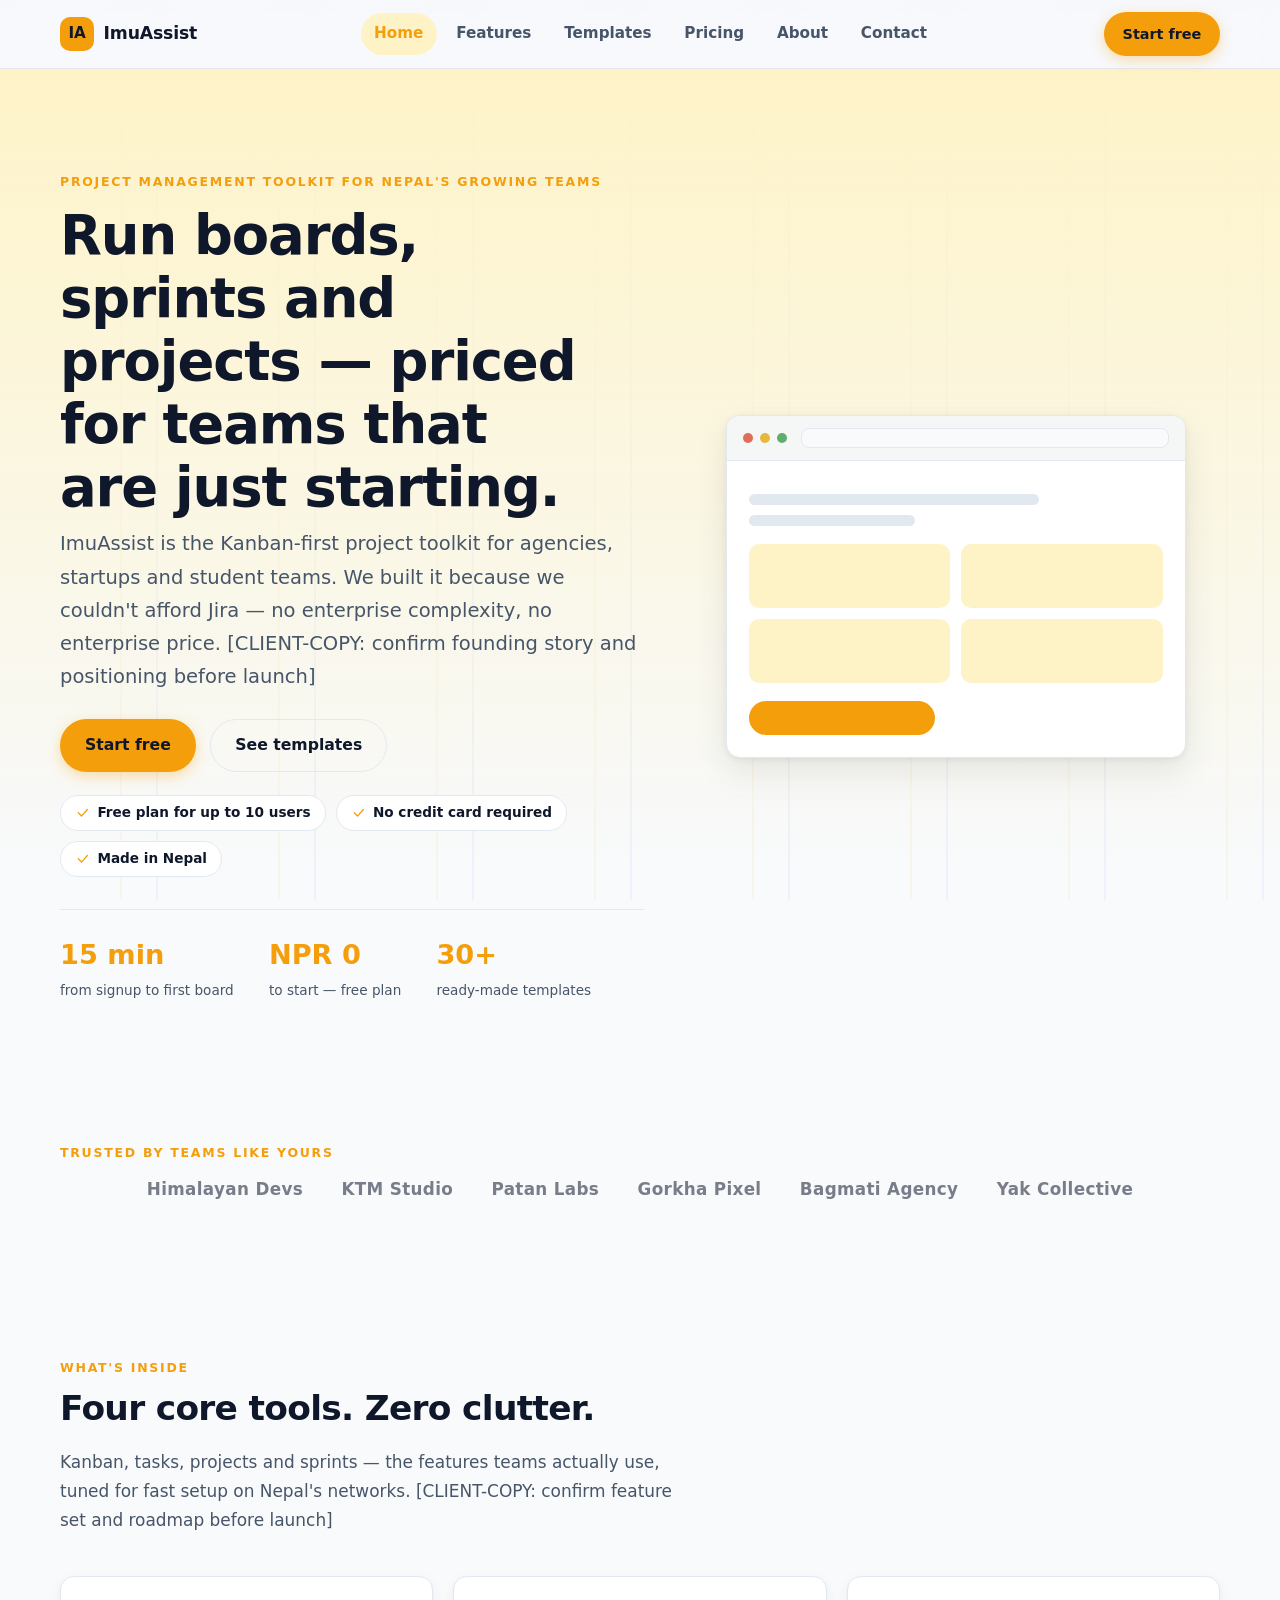
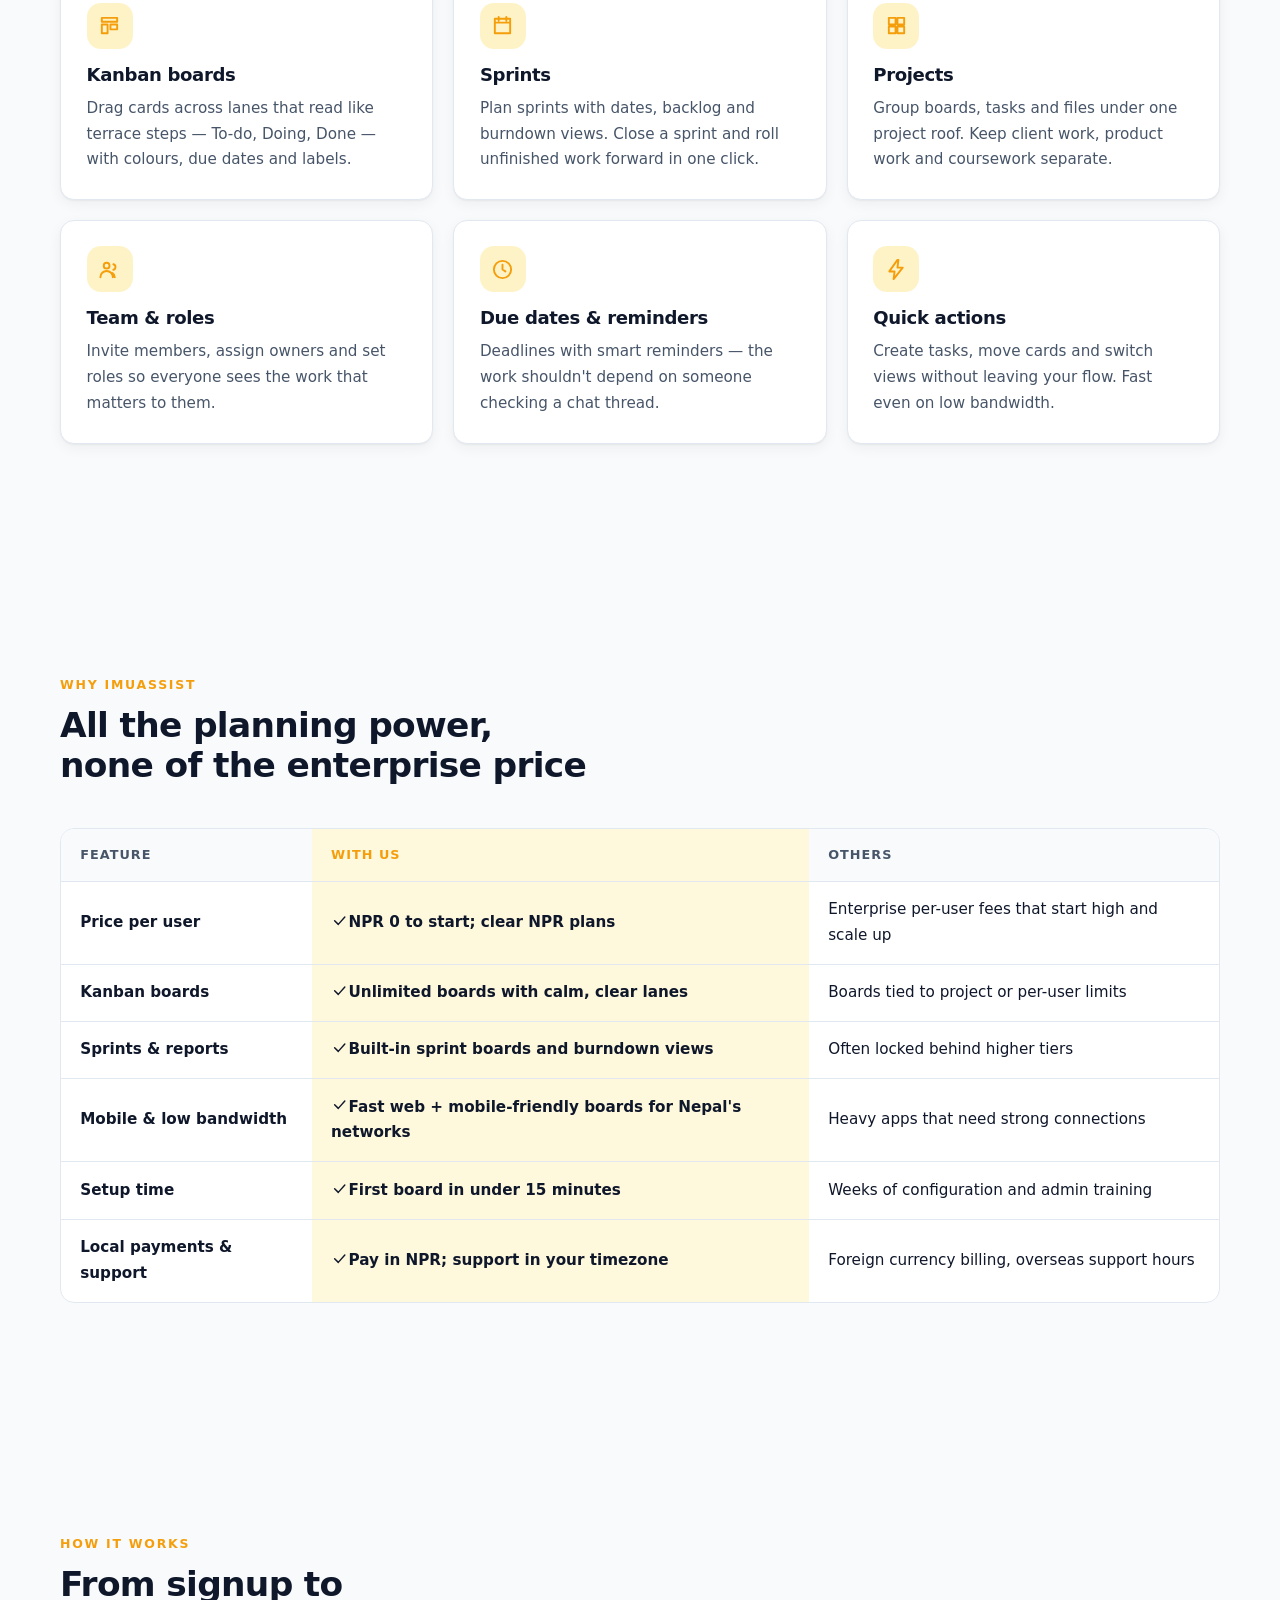
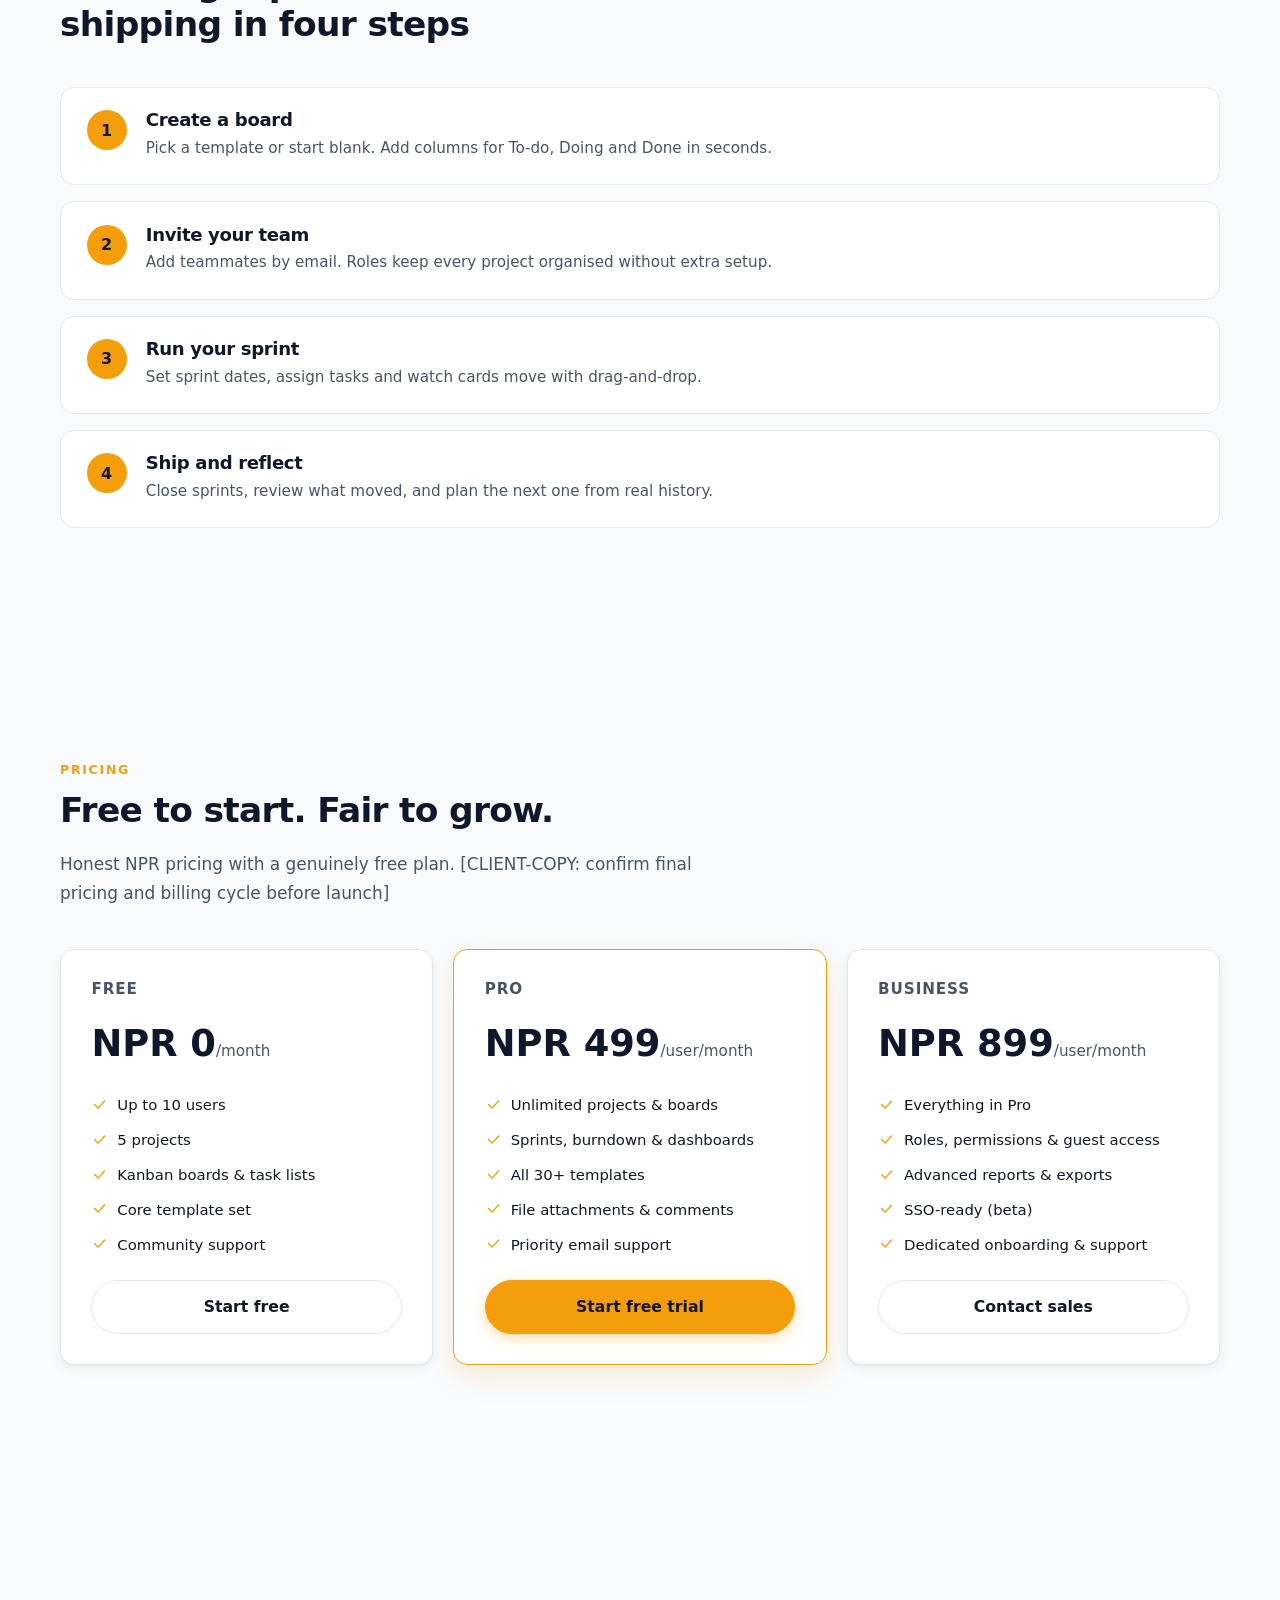
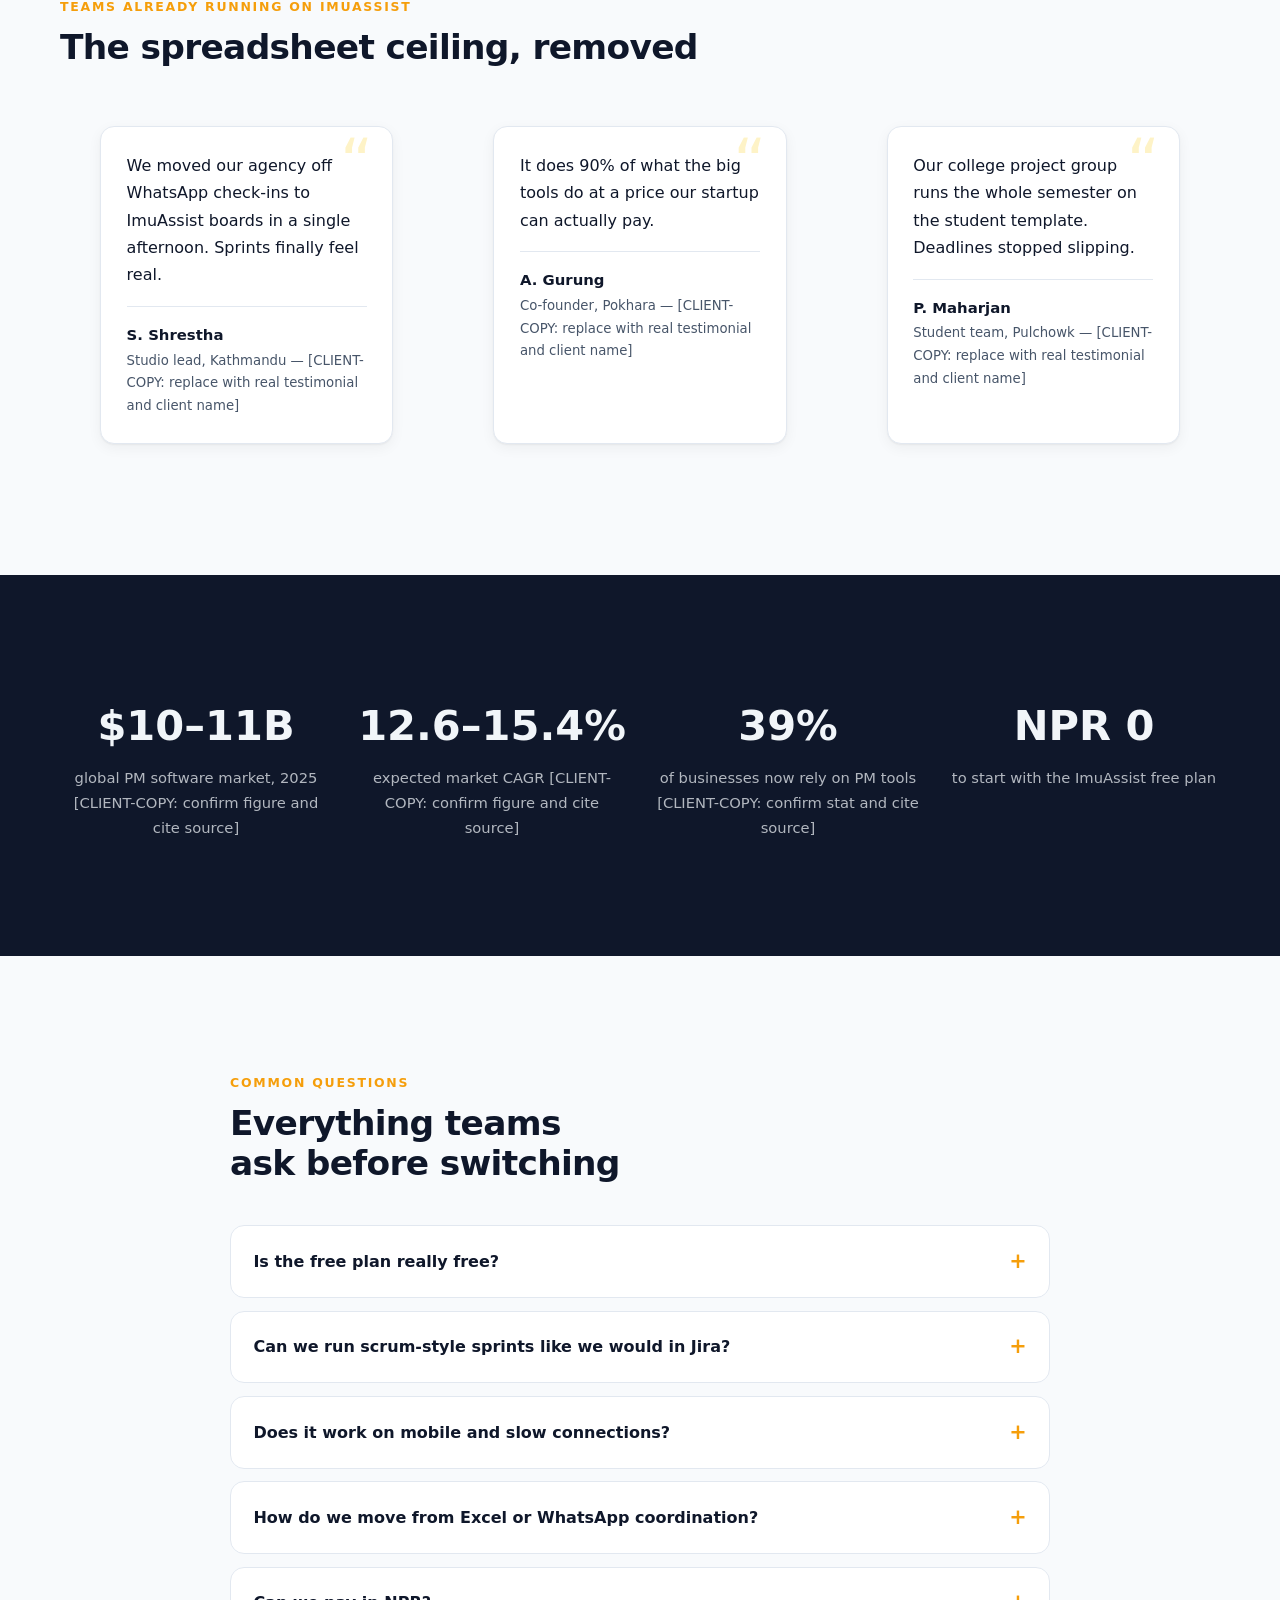
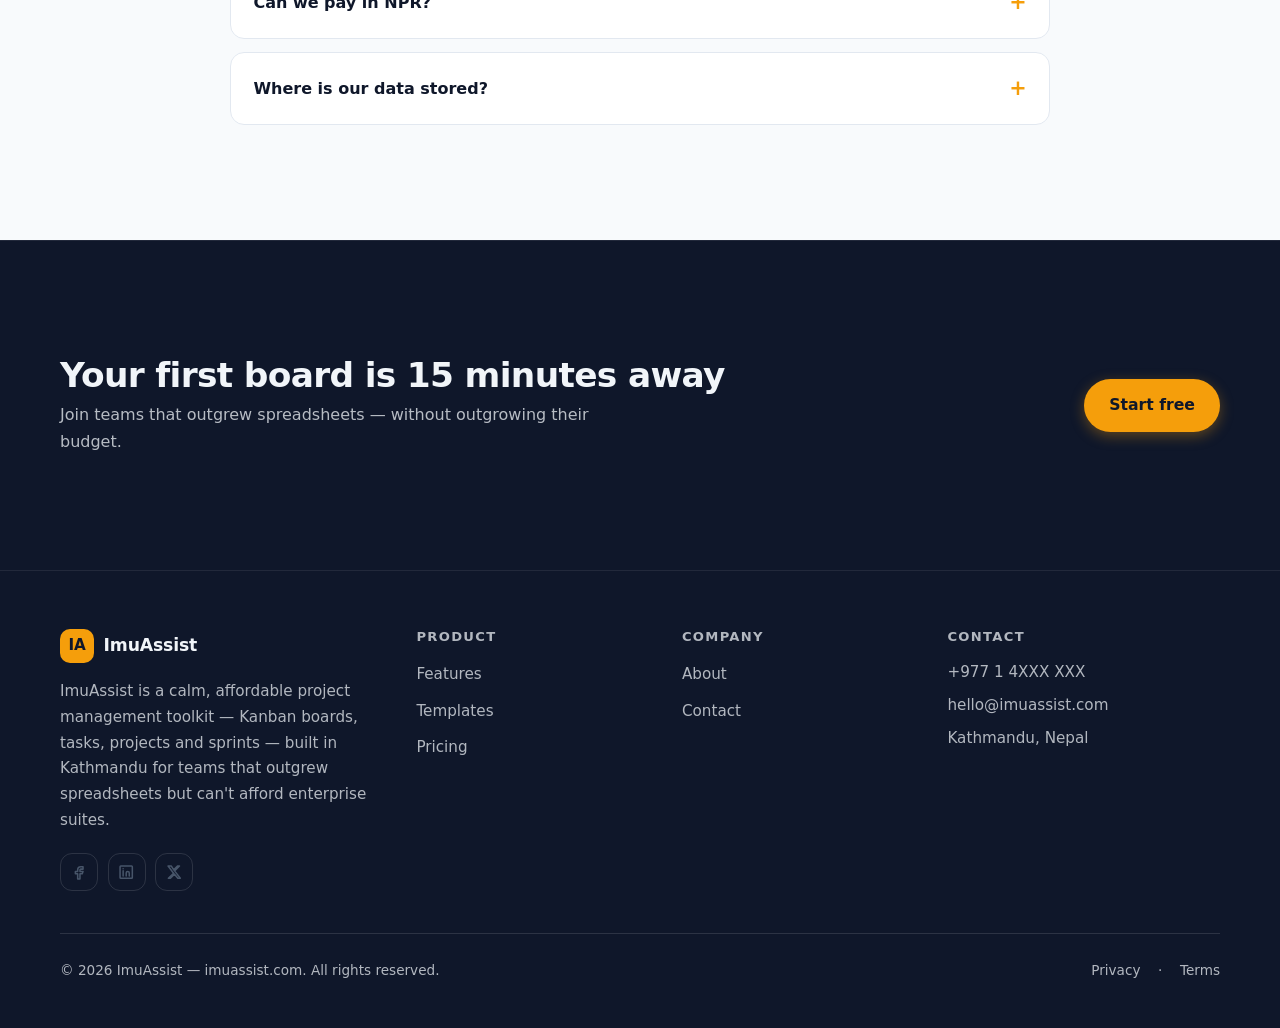
<file: index.html>
<!DOCTYPE html>
<html lang="en">
<head>
<meta charset="utf-8">
<meta name="viewport" content="width=device-width, initial-scale=1">
<title>ImuAssist — Kanban, tasks, projects and sprints for growing teams — ImuAssist</title>
<meta name="description" content="ImuAssist brings Kanban boards, tasks, projects and sprints into one calm workspace. Free plan for up to 10 users, honest NPR pricing, built in Kathmandu.">
<meta property="og:title" content="ImuAssist — Kanban, tasks, projects and sprints for growing teams">
<meta property="og:description" content="ImuAssist brings Kanban boards, tasks, projects and sprints into one calm workspace. Free plan for up to 10 users, honest NPR pricing, built in Kathmandu.">
<meta property="og:type" content="website">
<meta property="og:url" content="https://imuassist.com/index.html">
<link rel="icon" href="data:image/svg+xml,%3Csvg%20xmlns%3D'http%3A%2F%2Fwww.w3.org%2F2000%2Fsvg'%20viewBox%3D'0%200%2064%2064'%3E%3Crect%20width%3D'64'%20height%3D'64'%20rx%3D'14'%20fill%3D'%23F59E0B'%2F%3E%3Ctext%20x%3D'32'%20y%3D'42'%20font-family%3D'Arial%2C%20sans-serif'%20font-size%3D'26'%20font-weight%3D'700'%20text-anchor%3D'middle'%20fill%3D'%230F172A'%3EIA%3C%2Ftext%3E%3C%2Fsvg%3E">
<link rel="stylesheet" href="assets/style.css">
<script defer src="assets/main.js"></script>
<script defer src="assets/form.js"></script>
</head>
<body data-site="imuassist.com" data-page="index.html">
<!-- CLIENT-COPY: All copy on this page is placeholder. Replace prices, contact details, statistics, and testimonial quotes with client-approved content before launch. -->
<a class="skip-link" href="#main">Skip to content</a>
<header class="site-header" data-header="light">
    <div class="container header-inner">
      <a class="brand" href="index.html"><span class="brand-mark" style="background:#F59E0B;color:#0F172A">IA</span><span class="brand-name">ImuAssist</span></a>
      <nav class="main-nav" aria-label="Primary"><ul><li><a href="index.html" aria-current="page">Home</a></li><li><a href="features.html">Features</a></li><li><a href="templates.html">Templates</a></li><li><a href="pricing.html">Pricing</a></li><li><a href="about.html">About</a></li><li><a href="contact.html">Contact</a></li></ul></nav>
      <div class="header-actions"><a class="btn btn-primary btn-sm header-cta" href="contact.html">Start free</a><button class="menu-toggle" aria-expanded="false" aria-controls="mobile-menu" aria-label="Open menu"><span class="icon" data-icon="menu" aria-hidden="true"></span></button></div>
    </div>
    <div class="mobile-menu" id="mobile-menu" hidden>
      <ul><li><a href="index.html" aria-current="page">Home</a></li><li><a href="features.html">Features</a></li><li><a href="templates.html">Templates</a></li><li><a href="pricing.html">Pricing</a></li><li><a href="about.html">About</a></li><li><a href="contact.html">Contact</a></li></ul>
      <a class="btn btn-primary btn-block" href="contact.html">Start free</a>
    </div>
  </header>
<main id="main">
<section class="hero hero-home has-art">
    <div class="container hero-grid">
      <div class="hero-copy">
        
        <p class="kicker">Project management toolkit for Nepal&#39;s growing teams</p>
        <h1>Run boards, sprints and projects — priced for teams that are just starting.</h1>
        <p class="hero-lede">ImuAssist is the Kanban-first project toolkit for agencies, startups and student teams. We built it because we couldn&#39;t afford Jira — no enterprise complexity, no enterprise price. [CLIENT-COPY: confirm founding story and positioning before launch]</p>
        <div class="btn-row"><a class="btn btn-primary" href="contact.html">Start free</a><a class="btn btn-ghost" href="templates.html">See templates</a></div>
        <div class="hero-badges"><span class="hero-badge"><span class="icon" data-icon="check" aria-hidden="true"></span>Free plan for up to 10 users</span><span class="hero-badge"><span class="icon" data-icon="check" aria-hidden="true"></span>No credit card required</span><span class="hero-badge"><span class="icon" data-icon="check" aria-hidden="true"></span>Made in Nepal</span></div>
        <dl class="hero-stats"><div><dt>15 min</dt><dd>from signup to first board</dd></div><div><dt>NPR 0</dt><dd>to start — free plan</dd></div><div><dt>30+</dt><dd>ready-made templates</dd></div></dl>
      </div>
      <div class="hero-art"><div class="art browser-art" aria-hidden="true">
        <div class="browser">
          <div class="browser-bar"><i></i><i></i><i></i><span></span></div>
          <div class="browser-body">
            <div class="bb-line w70"></div><div class="bb-line w40"></div>
            <div class="bb-grid">
              <span style="background:#FEF3C7"></span><span style="background:#FEF3C7"></span>
              <span style="background:#FEF3C7"></span><span style="background:#FEF3C7"></span>
            </div>
            <div class="bb-btn" style="background:#F59E0B"></div>
          </div>
        </div></div></div>
    </div>
  </section>
<section class="sec logos-sec" aria-label="Moving from spreadsheets &amp; chat to real boards">
        <div class="container">
          <p class="kicker center">Trusted by teams like yours</p>
          <div class="logos"><span class="logo-name">Himalayan Devs</span><span class="logo-name">KTM Studio</span><span class="logo-name">Patan Labs</span><span class="logo-name">Gorkha Pixel</span><span class="logo-name">Bagmati Agency</span><span class="logo-name">Yak Collective</span></div>
        </div></section><section class="sec">
        <div class="container">
          <div class="sec-head"><p class="kicker">What&#39;s inside</p><h2>Four core tools. Zero clutter.</h2><p class="lede">Kanban, tasks, projects and sprints — the features teams actually use, tuned for fast setup on Nepal&#39;s networks. [CLIENT-COPY: confirm feature set and roadmap before launch]</p></div>
          <ul class="grid features">
            <li class="card feature"><span class="feature-icon"><span class="icon" data-icon="board" aria-hidden="true"></span></span><h3>Kanban boards</h3><p>Drag cards across lanes that read like terrace steps — To-do, Doing, Done — with colours, due dates and labels.</p></li><li class="card feature"><span class="feature-icon"><span class="icon" data-icon="calendar" aria-hidden="true"></span></span><h3>Sprints</h3><p>Plan sprints with dates, backlog and burndown views. Close a sprint and roll unfinished work forward in one click.</p></li><li class="card feature"><span class="feature-icon"><span class="icon" data-icon="grid" aria-hidden="true"></span></span><h3>Projects</h3><p>Group boards, tasks and files under one project roof. Keep client work, product work and coursework separate.</p></li><li class="card feature"><span class="feature-icon"><span class="icon" data-icon="users" aria-hidden="true"></span></span><h3>Team &amp; roles</h3><p>Invite members, assign owners and set roles so everyone sees the work that matters to them.</p></li><li class="card feature"><span class="feature-icon"><span class="icon" data-icon="clock" aria-hidden="true"></span></span><h3>Due dates &amp; reminders</h3><p>Deadlines with smart reminders — the work shouldn&#39;t depend on someone checking a chat thread.</p></li><li class="card feature"><span class="feature-icon"><span class="icon" data-icon="bolt" aria-hidden="true"></span></span><h3>Quick actions</h3><p>Create tasks, move cards and switch views without leaving your flow. Fast even on low bandwidth.</p></li>
          </ul>
        </div></section><section class="sec">
        <div class="container">
          <div class="sec-head"><p class="kicker">Why ImuAssist</p><h2>All the planning power, none of the enterprise price</h2></div>
          <div class="table-wrap"><table class="cmp">
            <thead><tr><th>Feature</th><th class="us-col">With us</th><th>Others</th></tr></thead>
            <tbody><tr><th scope="row">Price per user</th><td class="us-col"><span class="icon" data-icon="check" aria-hidden="true"></span><span>NPR 0 to start; clear NPR plans</span></td><td>Enterprise per-user fees that start high and scale up</td></tr><tr><th scope="row">Kanban boards</th><td class="us-col"><span class="icon" data-icon="check" aria-hidden="true"></span><span>Unlimited boards with calm, clear lanes</span></td><td>Boards tied to project or per-user limits</td></tr><tr><th scope="row">Sprints &amp; reports</th><td class="us-col"><span class="icon" data-icon="check" aria-hidden="true"></span><span>Built-in sprint boards and burndown views</span></td><td>Often locked behind higher tiers</td></tr><tr><th scope="row">Mobile &amp; low bandwidth</th><td class="us-col"><span class="icon" data-icon="check" aria-hidden="true"></span><span>Fast web + mobile-friendly boards for Nepal&#39;s networks</span></td><td>Heavy apps that need strong connections</td></tr><tr><th scope="row">Setup time</th><td class="us-col"><span class="icon" data-icon="check" aria-hidden="true"></span><span>First board in under 15 minutes</span></td><td>Weeks of configuration and admin training</td></tr><tr><th scope="row">Local payments &amp; support</th><td class="us-col"><span class="icon" data-icon="check" aria-hidden="true"></span><span>Pay in NPR; support in your timezone</span></td><td>Foreign currency billing, overseas support hours</td></tr></tbody>
          </table></div>
        </div></section><section class="sec">
        <div class="container">
          <div class="sec-head"><p class="kicker">How it works</p><h2>From signup to shipping in four steps</h2></div>
          <ol class="steps">
            <li class="step"><span class="step-n">1</span><div><h3>Create a board</h3><p>Pick a template or start blank. Add columns for To-do, Doing and Done in seconds.</p></div></li><li class="step"><span class="step-n">2</span><div><h3>Invite your team</h3><p>Add teammates by email. Roles keep every project organised without extra setup.</p></div></li><li class="step"><span class="step-n">3</span><div><h3>Run your sprint</h3><p>Set sprint dates, assign tasks and watch cards move with drag-and-drop.</p></div></li><li class="step"><span class="step-n">4</span><div><h3>Ship and reflect</h3><p>Close sprints, review what moved, and plan the next one from real history.</p></div></li>
          </ol>
        </div></section><section class="sec">
        <div class="container">
          <div class="sec-head"><p class="kicker">Pricing</p><h2>Free to start. Fair to grow.</h2><p class="lede">Honest NPR pricing with a genuinely free plan. [CLIENT-COPY: confirm final pricing and billing cycle before launch]</p></div>
          <div class="grid pricing">
            <article class="card price">
              <h3>Free</h3>
              <p class="price-num">NPR 0<span>/month</span></p>
              <ul><li><span class="icon" data-icon="check" aria-hidden="true"></span><span>Up to 10 users</span></li><li><span class="icon" data-icon="check" aria-hidden="true"></span><span>5 projects</span></li><li><span class="icon" data-icon="check" aria-hidden="true"></span><span>Kanban boards &amp; task lists</span></li><li><span class="icon" data-icon="check" aria-hidden="true"></span><span>Core template set</span></li><li><span class="icon" data-icon="check" aria-hidden="true"></span><span>Community support</span></li></ul>
              <a class="btn btn-ghost" href="contact.html">Start free</a>
            </article><article class="card price price-hot">
              <h3>Pro</h3>
              <p class="price-num">NPR 499<span>/user/month</span></p>
              <ul><li><span class="icon" data-icon="check" aria-hidden="true"></span><span>Unlimited projects &amp; boards</span></li><li><span class="icon" data-icon="check" aria-hidden="true"></span><span>Sprints, burndown &amp; dashboards</span></li><li><span class="icon" data-icon="check" aria-hidden="true"></span><span>All 30+ templates</span></li><li><span class="icon" data-icon="check" aria-hidden="true"></span><span>File attachments &amp; comments</span></li><li><span class="icon" data-icon="check" aria-hidden="true"></span><span>Priority email support</span></li></ul>
              <a class="btn btn-primary" href="contact.html">Start free trial</a>
            </article><article class="card price">
              <h3>Business</h3>
              <p class="price-num">NPR 899<span>/user/month</span></p>
              <ul><li><span class="icon" data-icon="check" aria-hidden="true"></span><span>Everything in Pro</span></li><li><span class="icon" data-icon="check" aria-hidden="true"></span><span>Roles, permissions &amp; guest access</span></li><li><span class="icon" data-icon="check" aria-hidden="true"></span><span>Advanced reports &amp; exports</span></li><li><span class="icon" data-icon="check" aria-hidden="true"></span><span>SSO-ready (beta)</span></li><li><span class="icon" data-icon="check" aria-hidden="true"></span><span>Dedicated onboarding &amp; support</span></li></ul>
              <a class="btn btn-ghost" href="contact.html">Contact sales</a>
            </article>
          </div>
        </div></section><section class="sec">
        <div class="container">
          <div class="sec-head"><p class="kicker">Teams already running on ImuAssist</p><h2>The spreadsheet ceiling, removed</h2></div>
          <div class="grid testis">
            <figure class="card testi"><blockquote>We moved our agency off WhatsApp check-ins to ImuAssist boards in a single afternoon. Sprints finally feel real.</blockquote><figcaption><b>S. Shrestha</b><span>Studio lead, Kathmandu — [CLIENT-COPY: replace with real testimonial and client name]</span></figcaption></figure><figure class="card testi"><blockquote>It does 90% of what the big tools do at a price our startup can actually pay.</blockquote><figcaption><b>A. Gurung</b><span>Co-founder, Pokhara — [CLIENT-COPY: replace with real testimonial and client name]</span></figcaption></figure><figure class="card testi"><blockquote>Our college project group runs the whole semester on the student template. Deadlines stopped slipping.</blockquote><figcaption><b>P. Maharjan</b><span>Student team, Pulchowk — [CLIENT-COPY: replace with real testimonial and client name]</span></figcaption></figure>
          </div>
        </div></section><section class="sec stats-sec" style="background:#0F172A;color:#F1F5F9">
        <div class="container">
          <dl class="stats">
            <div><dt>$10–11B</dt><dd>global PM software market, 2025 [CLIENT-COPY: confirm figure and cite source]</dd></div><div><dt>12.6–15.4%</dt><dd>expected market CAGR [CLIENT-COPY: confirm figure and cite source]</dd></div><div><dt>39%</dt><dd>of businesses now rely on PM tools [CLIENT-COPY: confirm stat and cite source]</dd></div><div><dt>NPR 0</dt><dd>to start with the ImuAssist free plan</dd></div>
          </dl>
        </div></section><section class="sec">
        <div class="container narrow">
          <div class="sec-head"><p class="kicker">Common questions</p><h2>Everything teams ask before switching</h2></div>
          <div class="faq">
            <details class="faq-item"><summary>Is the free plan really free?</summary><p>Yes. Up to 10 users and 5 projects at NPR 0, forever — no credit card needed. [CLIENT-COPY: confirm free-plan limits before launch]</p></details><details class="faq-item"><summary>Can we run scrum-style sprints like we would in Jira?</summary><p>Yes — sprint boards, backlog and burndown are built in on Pro. It is deliberately simpler to set up than enterprise tools.</p></details><details class="faq-item"><summary>Does it work on mobile and slow connections?</summary><p>ImuAssist is built for Nepal&#39;s networks: lightweight pages, offline-friendly lists and a mobile-first board view.</p></details><details class="faq-item"><summary>How do we move from Excel or WhatsApp coordination?</summary><p>Start with a template, paste your task list in, and invite your team. Most teams migrate in an afternoon. [CLIENT-COPY: confirm import options available at launch]</p></details><details class="faq-item"><summary>Can we pay in NPR?</summary><p>Yes. Plans are billed in NPR with local payment options. [CLIENT-COPY: confirm payment providers, e.g. eSewa/Khalti/bank transfer, before launch]</p></details><details class="faq-item"><summary>Where is our data stored?</summary><p>Your workspace data is hosted securely with regular backups. [CLIENT-COPY: confirm hosting region and add a link to the security page before launch]</p></details>
          </div>
        </div></section><section class="sec cta-sec" style="background:#0F172A;color:#F1F5F9">
        <div class="container cta-inner">
          <div><h2>Your first board is 15 minutes away</h2><p>Join teams that outgrew spreadsheets — without outgrowing their budget.</p></div>
          <a class="btn btn-primary" href="contact.html">Start free</a>
        </div></section>

</main>
<footer class="site-footer footer-dark" style="background:#0F172A;color:#F1F5F9">
    <div class="container">
      <div class="f-top">
        <div class="f-brand">
          <a class="brand" href="index.html"><span class="brand-mark" style="background:#F59E0B;color:#0F172A">IA</span><span class="brand-name">ImuAssist</span></a>
          <p>ImuAssist is a calm, affordable project management toolkit — Kanban boards, tasks, projects and sprints — built in Kathmandu for teams that outgrew spreadsheets but can&#39;t afford enterprise suites.</p>
          <div class="socials"><a class="social" href="https://facebook.com/imuassist" aria-label="Facebook"><span class="icon" data-icon="facebook" aria-hidden="true"></span></a><a class="social" href="https://linkedin.com/company/imuassist" aria-label="LinkedIn"><span class="icon" data-icon="linkedin" aria-hidden="true"></span></a><a class="social" href="https://twitter.com/imuassist" aria-label="Twitter"><span class="icon" data-icon="twitter" aria-hidden="true"></span></a></div>
        </div>
        <div class="f-col"><h3>Product</h3><ul><li><a href="features.html">Features</a></li><li><a href="templates.html">Templates</a></li><li><a href="pricing.html">Pricing</a></li></ul></div><div class="f-col"><h3>Company</h3><ul><li><a href="about.html">About</a></li><li><a href="contact.html">Contact</a></li></ul></div>
        <div class="f-col f-contact"><h3>Contact</h3>
          <p>+977 1 4XXX XXX</p>
          <p>hello@imuassist.com</p>
          <p>Kathmandu, Nepal</p>
        </div>
      </div>
      <div class="f-bottom"><p>© 2026 ImuAssist — imuassist.com. All rights reserved.</p><div class="f-legal"><a href="privacy.html">Privacy</a> · <a href="terms.html">Terms</a></div></div>
    </div>
  </footer>
</body>
</html>
</file>
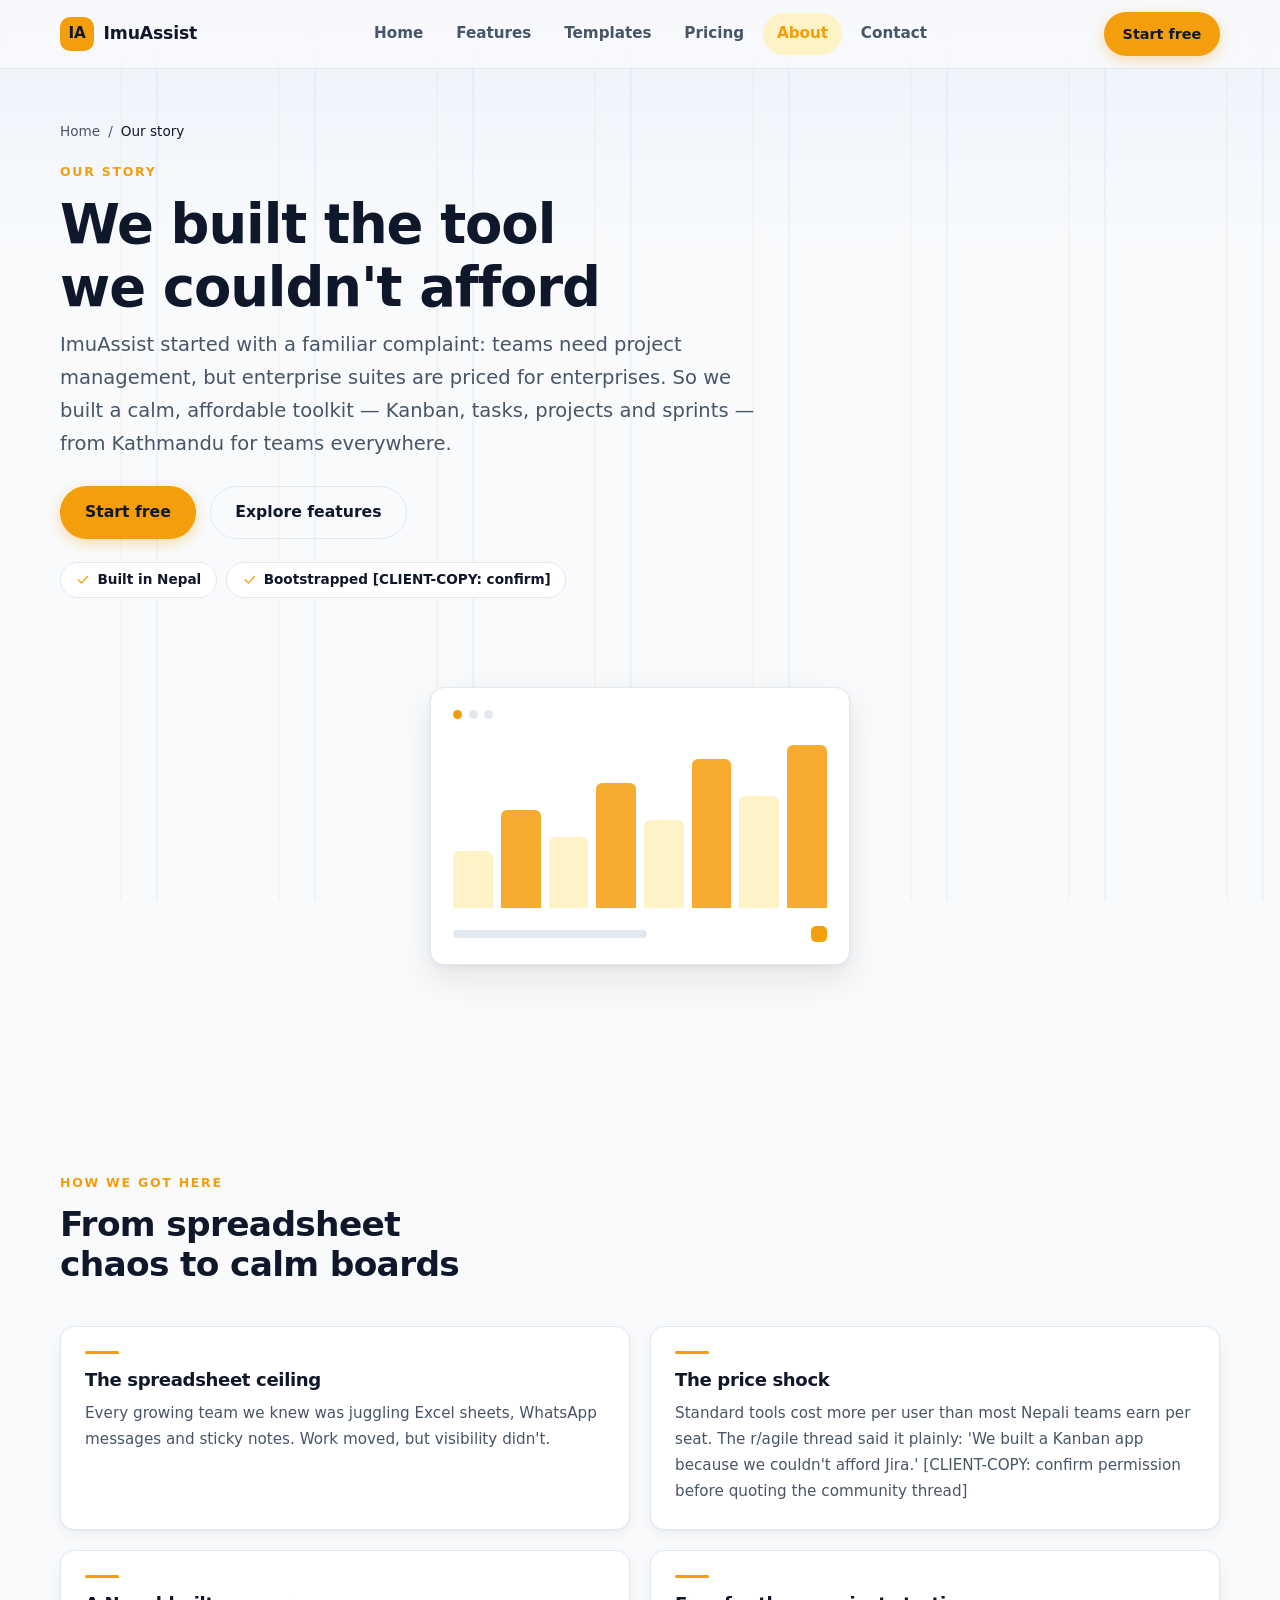
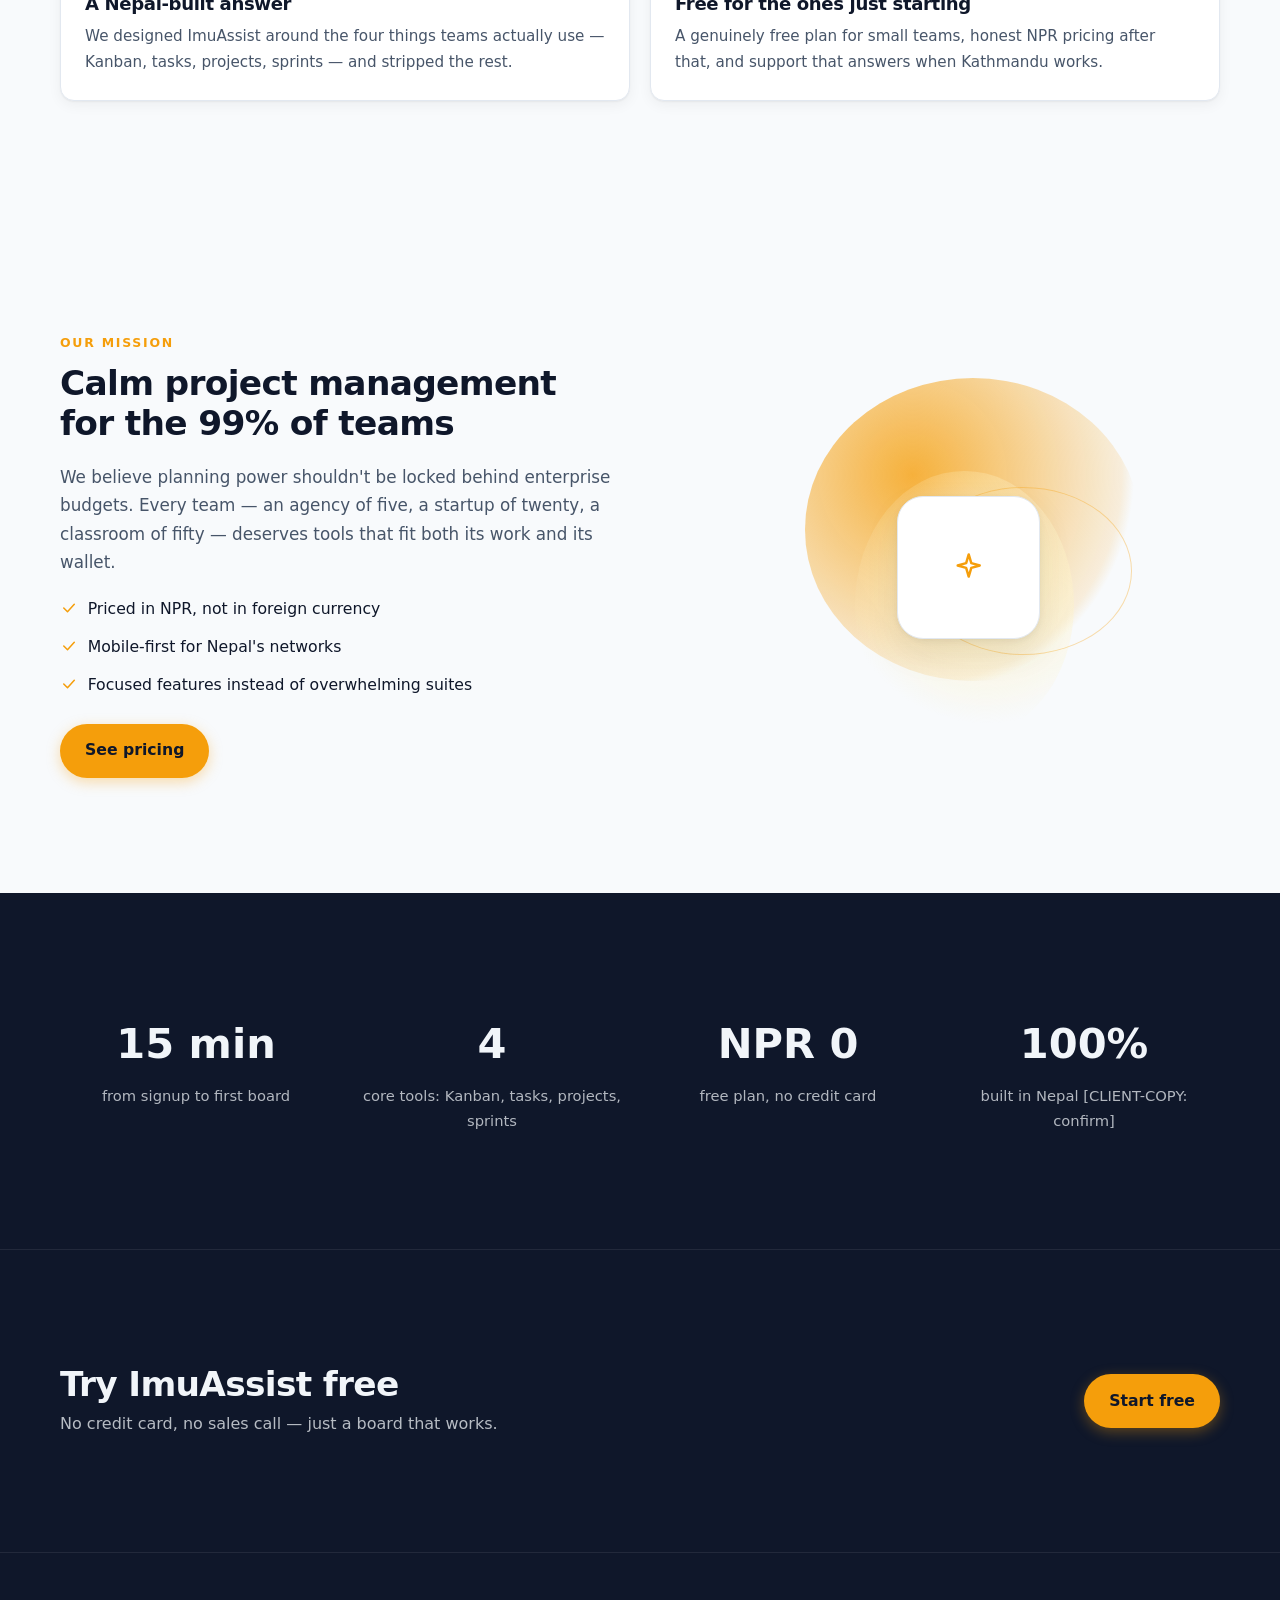
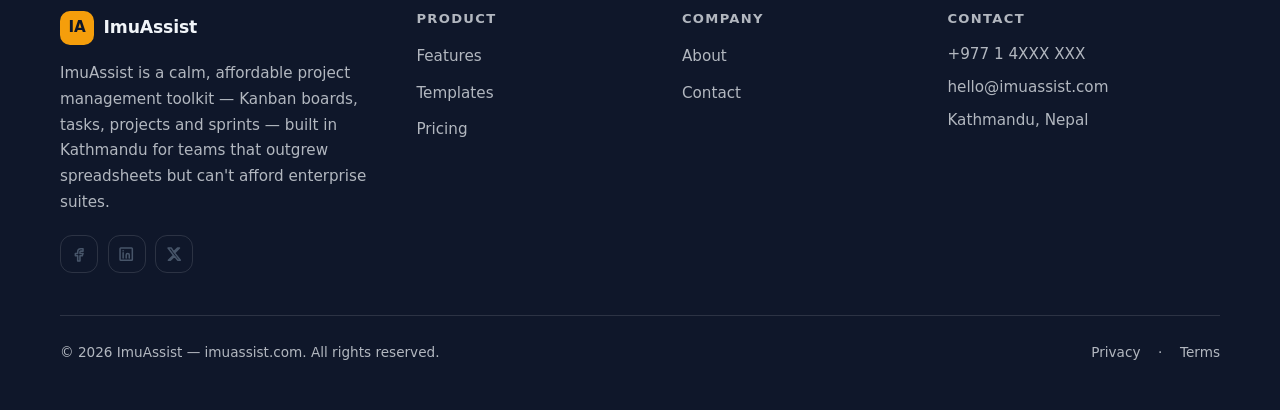
<file: about.html>
<!DOCTYPE html>
<html lang="en">
<head>
<meta charset="utf-8">
<meta name="viewport" content="width=device-width, initial-scale=1">
<title>About — ImuAssist — ImuAssist</title>
<meta name="description" content="ImuAssist was built in Kathmandu because teams couldn&#39;t afford enterprise project tools. Read our story: a calm Kanban, task, project and sprint toolkit with honest NPR pricing.">
<meta property="og:title" content="About — ImuAssist">
<meta property="og:description" content="ImuAssist was built in Kathmandu because teams couldn&#39;t afford enterprise project tools. Read our story: a calm Kanban, task, project and sprint toolkit with honest NPR pricing.">
<meta property="og:type" content="website">
<meta property="og:url" content="https://imuassist.com/about.html">
<link rel="icon" href="data:image/svg+xml,%3Csvg%20xmlns%3D'http%3A%2F%2Fwww.w3.org%2F2000%2Fsvg'%20viewBox%3D'0%200%2064%2064'%3E%3Crect%20width%3D'64'%20height%3D'64'%20rx%3D'14'%20fill%3D'%23F59E0B'%2F%3E%3Ctext%20x%3D'32'%20y%3D'42'%20font-family%3D'Arial%2C%20sans-serif'%20font-size%3D'26'%20font-weight%3D'700'%20text-anchor%3D'middle'%20fill%3D'%230F172A'%3EIA%3C%2Ftext%3E%3C%2Fsvg%3E">
<link rel="stylesheet" href="assets/style.css">
<script defer src="assets/main.js"></script>
<script defer src="assets/form.js"></script>
</head>
<body data-site="imuassist.com" data-page="about.html">
<!-- CLIENT-COPY: All copy on this page is placeholder. Replace prices, contact details, statistics, and testimonial quotes with client-approved content before launch. -->
<a class="skip-link" href="#main">Skip to content</a>
<header class="site-header" data-header="light">
    <div class="container header-inner">
      <a class="brand" href="index.html"><span class="brand-mark" style="background:#F59E0B;color:#0F172A">IA</span><span class="brand-name">ImuAssist</span></a>
      <nav class="main-nav" aria-label="Primary"><ul><li><a href="index.html">Home</a></li><li><a href="features.html">Features</a></li><li><a href="templates.html">Templates</a></li><li><a href="pricing.html">Pricing</a></li><li><a href="about.html" aria-current="page">About</a></li><li><a href="contact.html">Contact</a></li></ul></nav>
      <div class="header-actions"><a class="btn btn-primary btn-sm header-cta" href="contact.html">Start free</a><button class="menu-toggle" aria-expanded="false" aria-controls="mobile-menu" aria-label="Open menu"><span class="icon" data-icon="menu" aria-hidden="true"></span></button></div>
    </div>
    <div class="mobile-menu" id="mobile-menu" hidden>
      <ul><li><a href="index.html">Home</a></li><li><a href="features.html">Features</a></li><li><a href="templates.html">Templates</a></li><li><a href="pricing.html">Pricing</a></li><li><a href="about.html" aria-current="page">About</a></li><li><a href="contact.html">Contact</a></li></ul>
      <a class="btn btn-primary btn-block" href="contact.html">Start free</a>
    </div>
  </header>
<main id="main">
<section class="hero hero-inner has-art">
    <div class="container hero-grid">
      <div class="hero-copy">
        <nav class="crumbs" aria-label="Breadcrumb"><a href="index.html">Home</a><span aria-hidden="true">/</span><span aria-current="page">Our story</span></nav>
        <p class="kicker">Our story</p>
        <h1>We built the tool we couldn&#39;t afford</h1>
        <p class="hero-lede">ImuAssist started with a familiar complaint: teams need project management, but enterprise suites are priced for enterprises. So we built a calm, affordable toolkit — Kanban, tasks, projects and sprints — from Kathmandu for teams everywhere.</p>
        <div class="btn-row"><a class="btn btn-primary" href="contact.html">Start free</a><a class="btn btn-ghost" href="features.html">Explore features</a></div>
        <div class="hero-badges"><span class="hero-badge"><span class="icon" data-icon="check" aria-hidden="true"></span>Built in Nepal</span><span class="hero-badge"><span class="icon" data-icon="check" aria-hidden="true"></span>Bootstrapped [CLIENT-COPY: confirm]</span></div>
        
      </div>
      <div class="hero-art"><div class="art chart-art" aria-hidden="true">
        <div class="chart-card">
          <div class="chart-head"><span></span><span></span><span></span></div>
          <div class="chart-bars">
            <i style="height:34%"></i><i style="height:58%"></i><i style="height:42%"></i>
            <i style="height:74%"></i><i style="height:52%"></i><i style="height:88%"></i>
            <i style="height:66%"></i><i style="height:96%"></i>
          </div>
          <div class="chart-foot"><span></span><b style="background:#F59E0B"></b></div>
        </div></div></div>
    </div>
  </section>
<section class="sec">
        <div class="container">
          <div class="sec-head"><p class="kicker">How we got here</p><h2>From spreadsheet chaos to calm boards</h2></div>
          <ol class="process">
            <li><h3>The spreadsheet ceiling</h3><p>Every growing team we knew was juggling Excel sheets, WhatsApp messages and sticky notes. Work moved, but visibility didn&#39;t.</p></li><li><h3>The price shock</h3><p>Standard tools cost more per user than most Nepali teams earn per seat. The r/agile thread said it plainly: &#39;We built a Kanban app because we couldn&#39;t afford Jira.&#39; [CLIENT-COPY: confirm permission before quoting the community thread]</p></li><li><h3>A Nepal-built answer</h3><p>We designed ImuAssist around the four things teams actually use — Kanban, tasks, projects, sprints — and stripped the rest.</p></li><li><h3>Free for the ones just starting</h3><p>A genuinely free plan for small teams, honest NPR pricing after that, and support that answers when Kathmandu works.</p></li>
          </ol>
        </div></section><section class="sec">
        <div class="container split">
          <div class="split-copy">
            <p class="kicker">Our mission</p><h2>Calm project management for the 99% of teams</h2>
            <p class="lede">We believe planning power shouldn&#39;t be locked behind enterprise budgets. Every team — an agency of five, a startup of twenty, a classroom of fifty — deserves tools that fit both its work and its wallet.</p>
            <ul class="tick-list"><li><span class="icon" data-icon="check" aria-hidden="true"></span><span>Priced in NPR, not in foreign currency</span></li><li><span class="icon" data-icon="check" aria-hidden="true"></span><span>Mobile-first for Nepal&#39;s networks</span></li><li><span class="icon" data-icon="check" aria-hidden="true"></span><span>Focused features instead of overwhelming suites</span></li></ul>
            <div class="btn-row"><a class="btn btn-primary" href="pricing.html">See pricing</a></div>
          </div>
          <div class="split-art"><div class="art orb-art" aria-hidden="true">
        <span class="orb o1" style="background:radial-gradient(circle at 32% 32%, #F59E0Bcc, #F59E0B22 68%, transparent 72%)"></span>
        <span class="orb o2" style="background:radial-gradient(circle at 60% 40%, #FEF3C7, transparent 70%)"></span>
        <span class="orb o3" style="border:1.5px solid #F59E0B55"></span>
        <span class="orb-mark" style="background:#FFFFFF;border:1px solid #E2E8F0"><span class="icon" data-icon="spark" aria-hidden="true"></span></span>
      </div></div>
        </div></section><section class="sec stats-sec" style="background:#0F172A;color:#F1F5F9">
        <div class="container">
          <dl class="stats">
            <div><dt>15 min</dt><dd>from signup to first board</dd></div><div><dt>4</dt><dd>core tools: Kanban, tasks, projects, sprints</dd></div><div><dt>NPR 0</dt><dd>free plan, no credit card</dd></div><div><dt>100%</dt><dd>built in Nepal [CLIENT-COPY: confirm]</dd></div>
          </dl>
        </div></section><section class="sec cta-sec" style="background:#0F172A;color:#F1F5F9">
        <div class="container cta-inner">
          <div><h2>Try ImuAssist free</h2><p>No credit card, no sales call — just a board that works.</p></div>
          <a class="btn btn-primary" href="contact.html">Start free</a>
        </div></section>

</main>
<footer class="site-footer footer-dark" style="background:#0F172A;color:#F1F5F9">
    <div class="container">
      <div class="f-top">
        <div class="f-brand">
          <a class="brand" href="index.html"><span class="brand-mark" style="background:#F59E0B;color:#0F172A">IA</span><span class="brand-name">ImuAssist</span></a>
          <p>ImuAssist is a calm, affordable project management toolkit — Kanban boards, tasks, projects and sprints — built in Kathmandu for teams that outgrew spreadsheets but can&#39;t afford enterprise suites.</p>
          <div class="socials"><a class="social" href="https://facebook.com/imuassist" aria-label="Facebook"><span class="icon" data-icon="facebook" aria-hidden="true"></span></a><a class="social" href="https://linkedin.com/company/imuassist" aria-label="LinkedIn"><span class="icon" data-icon="linkedin" aria-hidden="true"></span></a><a class="social" href="https://twitter.com/imuassist" aria-label="Twitter"><span class="icon" data-icon="twitter" aria-hidden="true"></span></a></div>
        </div>
        <div class="f-col"><h3>Product</h3><ul><li><a href="features.html">Features</a></li><li><a href="templates.html">Templates</a></li><li><a href="pricing.html">Pricing</a></li></ul></div><div class="f-col"><h3>Company</h3><ul><li><a href="about.html">About</a></li><li><a href="contact.html">Contact</a></li></ul></div>
        <div class="f-col f-contact"><h3>Contact</h3>
          <p>+977 1 4XXX XXX</p>
          <p>hello@imuassist.com</p>
          <p>Kathmandu, Nepal</p>
        </div>
      </div>
      <div class="f-bottom"><p>© 2026 ImuAssist — imuassist.com. All rights reserved.</p><div class="f-legal"><a href="privacy.html">Privacy</a> · <a href="terms.html">Terms</a></div></div>
    </div>
  </footer>
</body>
</html>
</file>
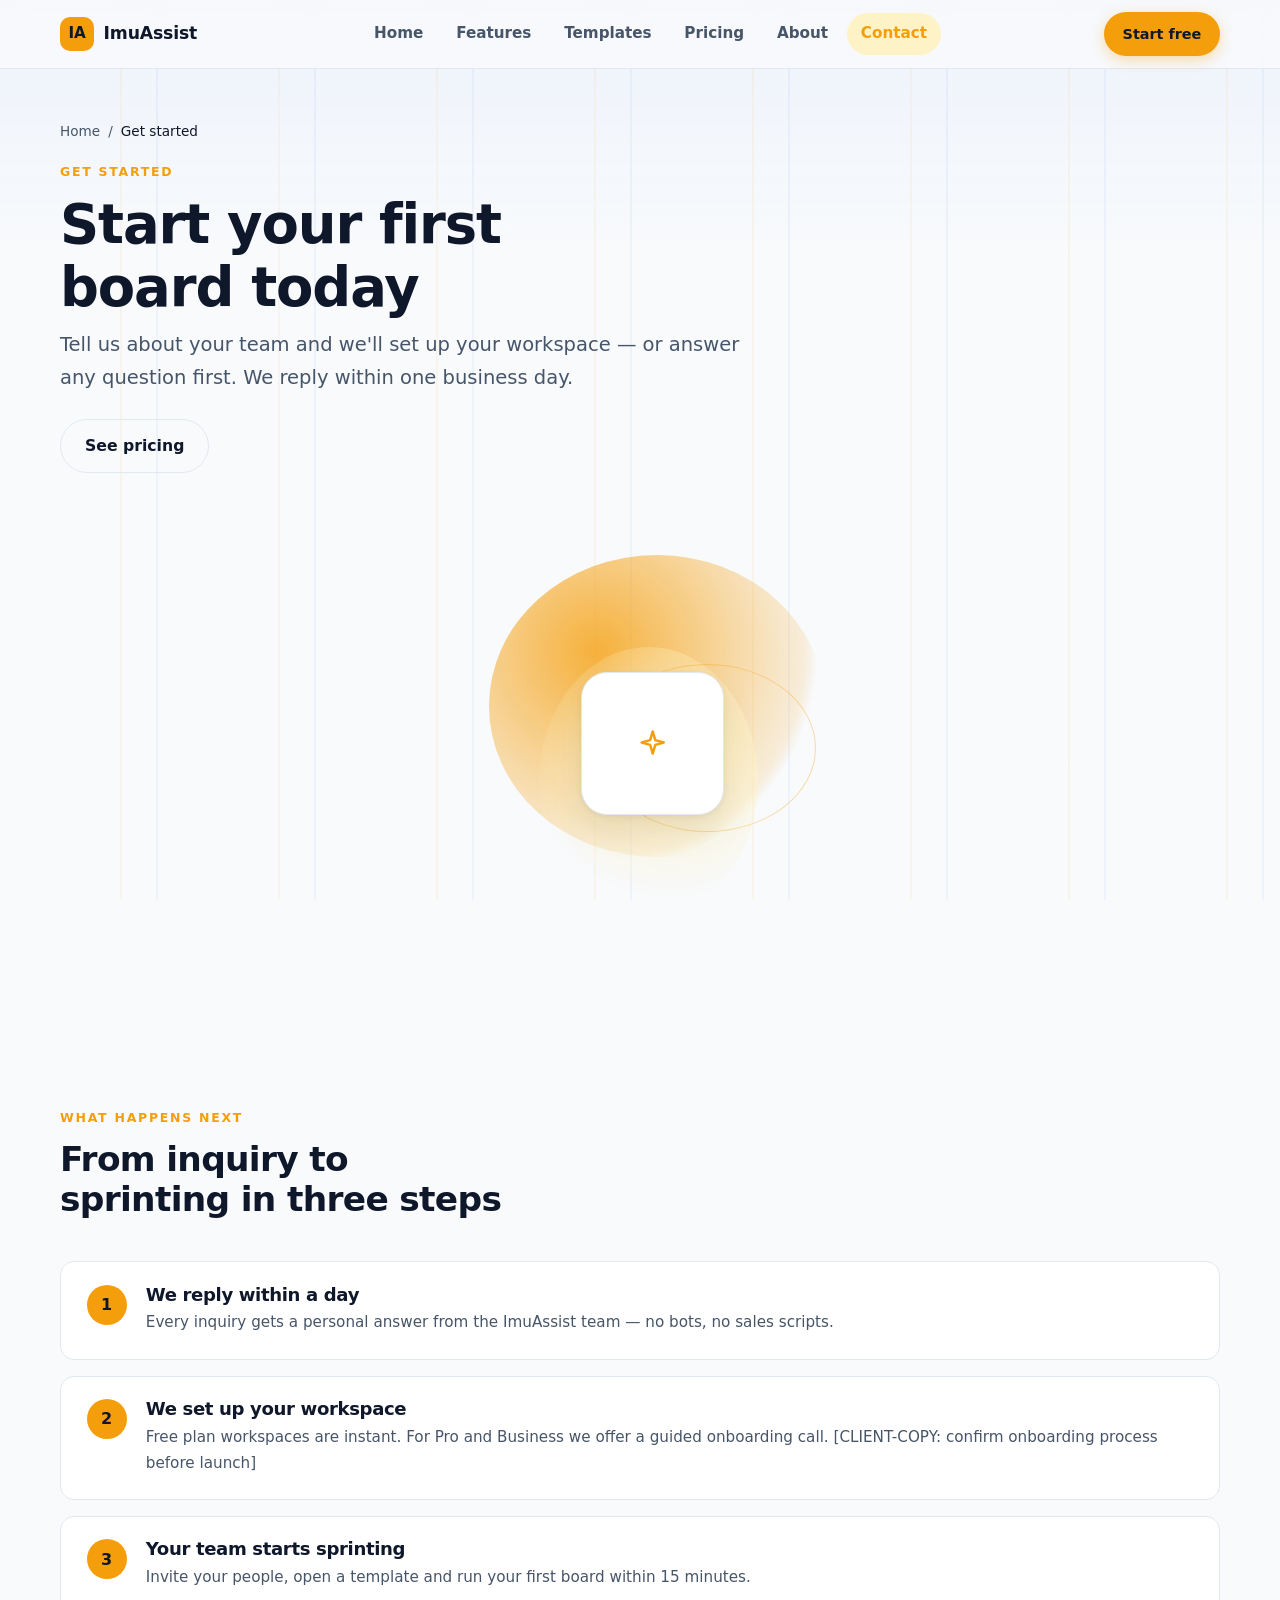
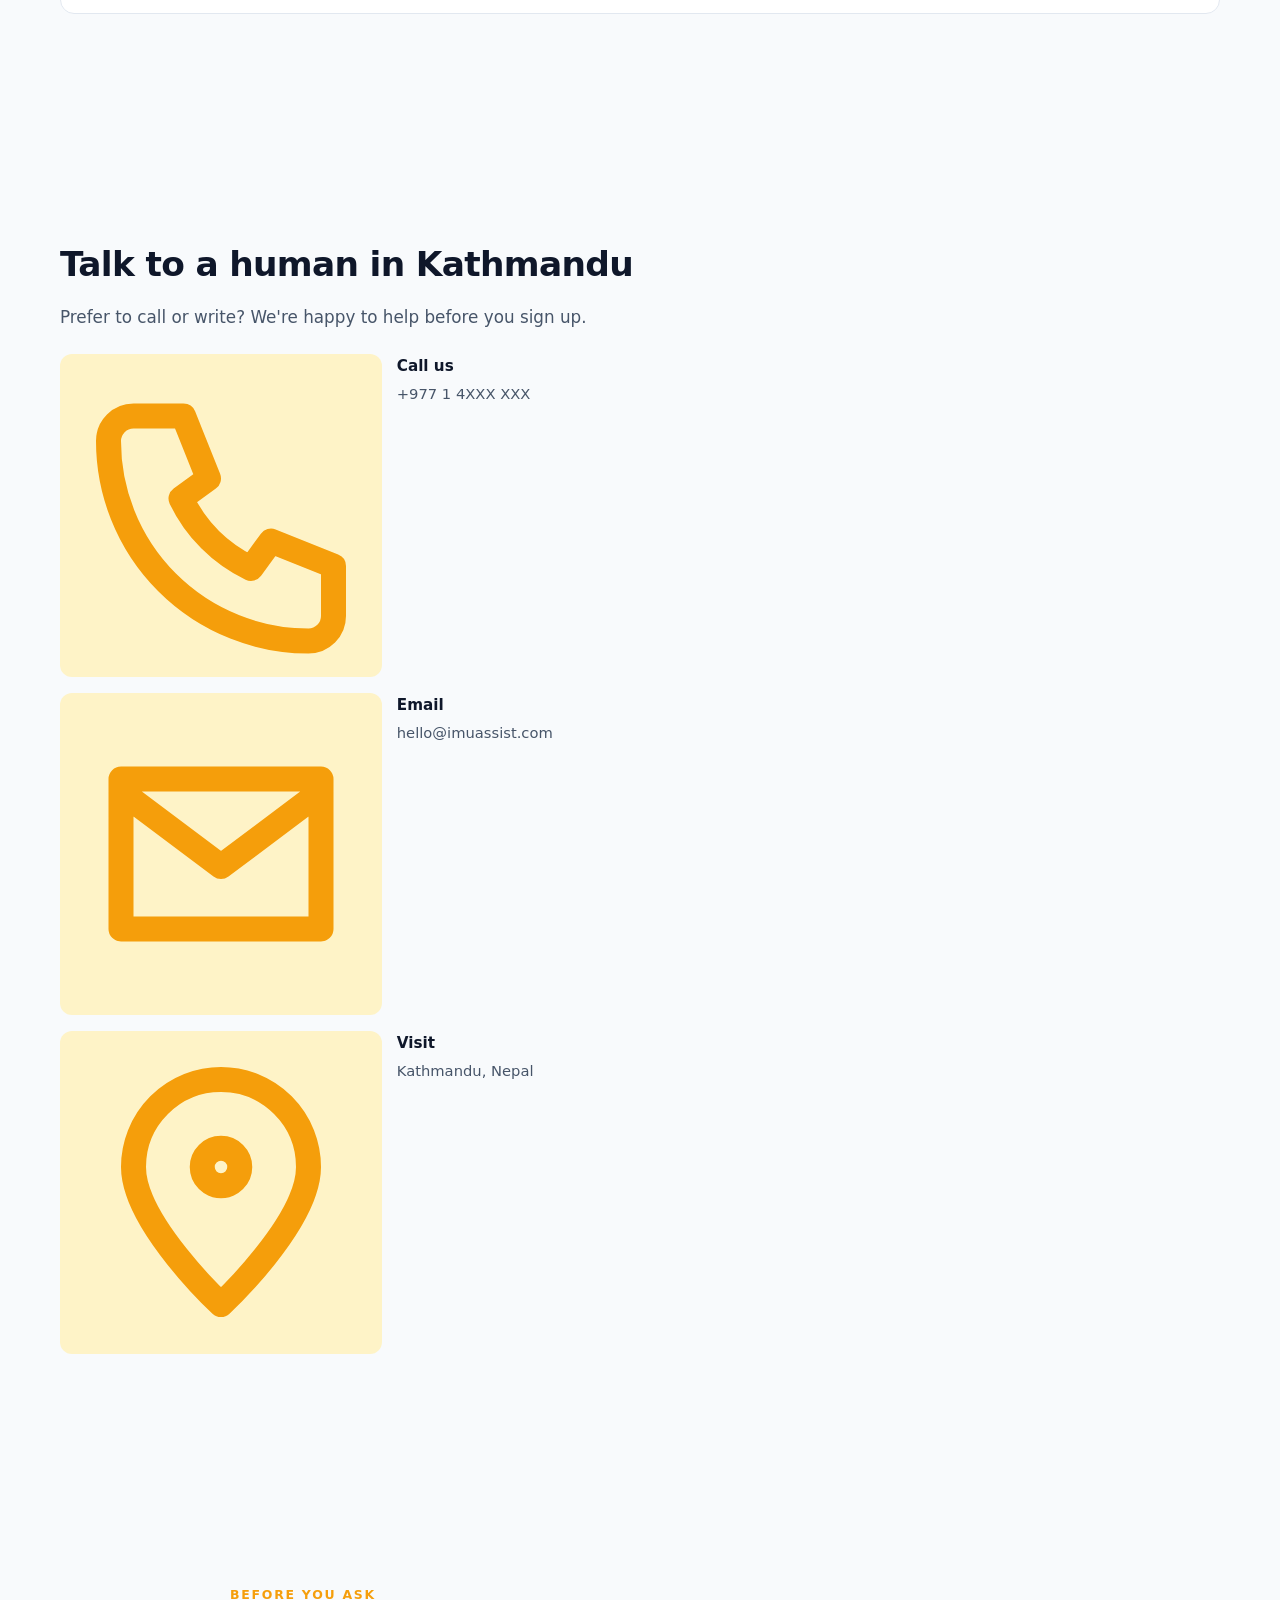
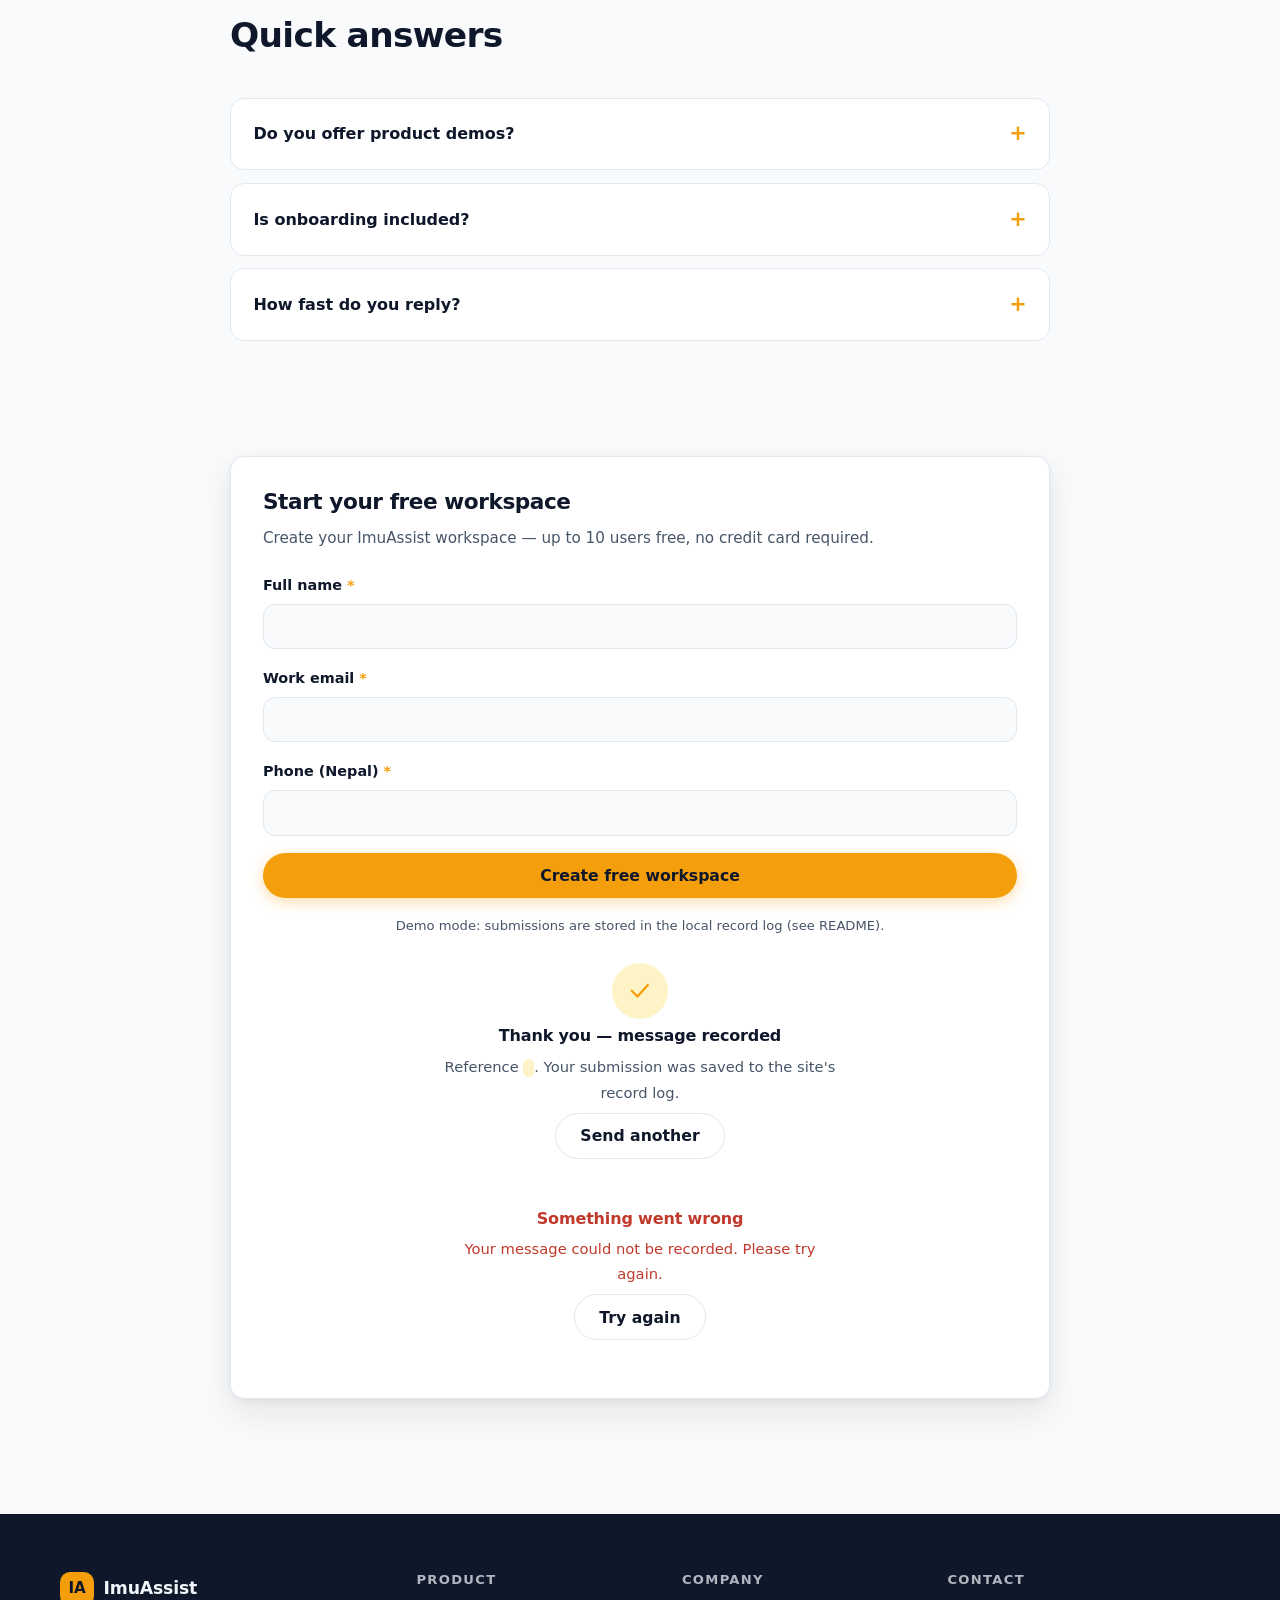
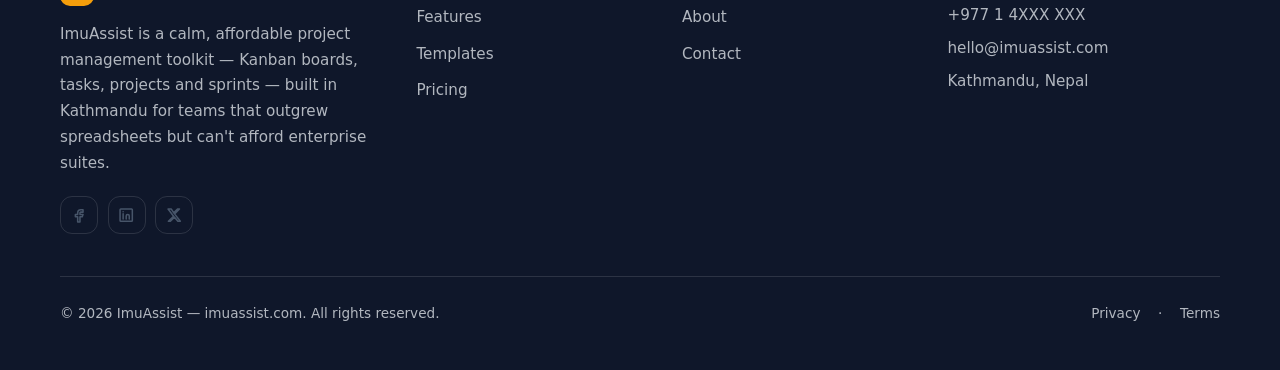
<file: contact.html>
<!DOCTYPE html>
<html lang="en">
<head>
<meta charset="utf-8">
<meta name="viewport" content="width=device-width, initial-scale=1">
<title>Contact — ImuAssist — ImuAssist</title>
<meta name="description" content="Start your free ImuAssist workspace or ask a question. We reply within one business day — call +977 1 4XXX XXX or write to hello@imuassist.com.">
<meta property="og:title" content="Contact — ImuAssist">
<meta property="og:description" content="Start your free ImuAssist workspace or ask a question. We reply within one business day — call +977 1 4XXX XXX or write to hello@imuassist.com.">
<meta property="og:type" content="website">
<meta property="og:url" content="https://imuassist.com/contact.html">
<link rel="icon" href="data:image/svg+xml,%3Csvg%20xmlns%3D'http%3A%2F%2Fwww.w3.org%2F2000%2Fsvg'%20viewBox%3D'0%200%2064%2064'%3E%3Crect%20width%3D'64'%20height%3D'64'%20rx%3D'14'%20fill%3D'%23F59E0B'%2F%3E%3Ctext%20x%3D'32'%20y%3D'42'%20font-family%3D'Arial%2C%20sans-serif'%20font-size%3D'26'%20font-weight%3D'700'%20text-anchor%3D'middle'%20fill%3D'%230F172A'%3EIA%3C%2Ftext%3E%3C%2Fsvg%3E">
<link rel="stylesheet" href="assets/style.css">
<script defer src="assets/main.js"></script>
<script defer src="assets/form.js"></script>
</head>
<body data-site="imuassist.com" data-page="contact.html">
<!-- CLIENT-COPY: All copy on this page is placeholder. Replace prices, contact details, statistics, and testimonial quotes with client-approved content before launch. -->
<a class="skip-link" href="#main">Skip to content</a>
<header class="site-header" data-header="light">
    <div class="container header-inner">
      <a class="brand" href="index.html"><span class="brand-mark" style="background:#F59E0B;color:#0F172A">IA</span><span class="brand-name">ImuAssist</span></a>
      <nav class="main-nav" aria-label="Primary"><ul><li><a href="index.html">Home</a></li><li><a href="features.html">Features</a></li><li><a href="templates.html">Templates</a></li><li><a href="pricing.html">Pricing</a></li><li><a href="about.html">About</a></li><li><a href="contact.html" aria-current="page">Contact</a></li></ul></nav>
      <div class="header-actions"><a class="btn btn-primary btn-sm header-cta" href="contact.html">Start free</a><button class="menu-toggle" aria-expanded="false" aria-controls="mobile-menu" aria-label="Open menu"><span class="icon" data-icon="menu" aria-hidden="true"></span></button></div>
    </div>
    <div class="mobile-menu" id="mobile-menu" hidden>
      <ul><li><a href="index.html">Home</a></li><li><a href="features.html">Features</a></li><li><a href="templates.html">Templates</a></li><li><a href="pricing.html">Pricing</a></li><li><a href="about.html">About</a></li><li><a href="contact.html" aria-current="page">Contact</a></li></ul>
      <a class="btn btn-primary btn-block" href="contact.html">Start free</a>
    </div>
  </header>
<main id="main">
<section class="hero hero-inner has-art">
    <div class="container hero-grid">
      <div class="hero-copy">
        <nav class="crumbs" aria-label="Breadcrumb"><a href="index.html">Home</a><span aria-hidden="true">/</span><span aria-current="page">Get started</span></nav>
        <p class="kicker">Get started</p>
        <h1>Start your first board today</h1>
        <p class="hero-lede">Tell us about your team and we&#39;ll set up your workspace — or answer any question first. We reply within one business day.</p>
        <div class="btn-row"><a class="btn btn-ghost" href="pricing.html">See pricing</a></div>
        
        
      </div>
      <div class="hero-art"><div class="art orb-art" aria-hidden="true">
        <span class="orb o1" style="background:radial-gradient(circle at 32% 32%, #F59E0Bcc, #F59E0B22 68%, transparent 72%)"></span>
        <span class="orb o2" style="background:radial-gradient(circle at 60% 40%, #FEF3C7, transparent 70%)"></span>
        <span class="orb o3" style="border:1.5px solid #F59E0B55"></span>
        <span class="orb-mark" style="background:#FFFFFF;border:1px solid #E2E8F0"><span class="icon" data-icon="spark" aria-hidden="true"></span></span>
      </div></div>
    </div>
  </section>
<section class="sec">
        <div class="container">
          <div class="sec-head"><p class="kicker">What happens next</p><h2>From inquiry to sprinting in three steps</h2></div>
          <ol class="steps">
            <li class="step"><span class="step-n">1</span><div><h3>We reply within a day</h3><p>Every inquiry gets a personal answer from the ImuAssist team — no bots, no sales scripts.</p></div></li><li class="step"><span class="step-n">2</span><div><h3>We set up your workspace</h3><p>Free plan workspaces are instant. For Pro and Business we offer a guided onboarding call. [CLIENT-COPY: confirm onboarding process before launch]</p></div></li><li class="step"><span class="step-n">3</span><div><h3>Your team starts sprinting</h3><p>Invite your people, open a template and run your first board within 15 minutes.</p></div></li>
          </ol>
        </div></section><section class="sec">
        <div class="container split">
          <div class="split-copy">
            <h2>Talk to a human in Kathmandu</h2>
            <p class="lede">Prefer to call or write? We&#39;re happy to help before you sign up.</p>
            <ul class="contact-list">
              <li><span class="icon" data-icon="phone" aria-hidden="true"></span><div><b>Call us</b><span>+977 1 4XXX XXX</span></div></li><li><span class="icon" data-icon="mail" aria-hidden="true"></span><div><b>Email</b><span>hello@imuassist.com</span></div></li><li><span class="icon" data-icon="pin" aria-hidden="true"></span><div><b>Visit</b><span>Kathmandu, Nepal</span></div></li>
            </ul>
          </div>
          
        </div></section><section class="sec">
        <div class="container narrow">
          <div class="sec-head"><p class="kicker">Before you ask</p><h2>Quick answers</h2></div>
          <div class="faq">
            <details class="faq-item"><summary>Do you offer product demos?</summary><p>Yes — for Pro and Business teams we schedule a short live walkthrough. [CLIENT-COPY: confirm demo availability and booking process]</p></details><details class="faq-item"><summary>Is onboarding included?</summary><p>Guided onboarding is included on Business. Free and Pro teams get templates and quick-start guides. [CLIENT-COPY: confirm onboarding scope]</p></details><details class="faq-item"><summary>How fast do you reply?</summary><p>Within one business day on email, faster on Pro and Business plans. [CLIENT-COPY: confirm support SLAs]</p></details>
          </div>
        </div></section>
<section class="sec form-sec"><div class="container narrow"><div class="form-card card">
    <h3>Start your free workspace</h3>
    <p class="form-lede">Create your ImuAssist workspace — up to 10 users free, no credit card required.</p>
    <form data-persist data-form="signup" novalidate>
      <div class="field"><label for="f-name">Full name <span class="req" aria-hidden="true">*</span></label><input id="f-name" name="name" type="text" required><p class="field-error" id="e-name" hidden></p></div><div class="field"><label for="f-email">Work email <span class="req" aria-hidden="true">*</span></label><input id="f-email" name="email" type="email" required><p class="field-error" id="e-email" hidden></p></div><div class="field"><label for="f-phone">Phone (Nepal) <span class="req" aria-hidden="true">*</span></label><input id="f-phone" name="phone" type="tel" required><p class="field-error" id="e-phone" hidden></p></div>
      <button class="btn btn-primary btn-block" type="submit">Create free workspace</button>
      <p class="form-note">Demo mode: submissions are stored in the local record log (see README).</p>
    </form>
    <div class="form-done" hidden role="status">
      <span class="done-icon"><span class="icon" data-icon="check" aria-hidden="true"></span></span>
      <h4>Thank you — message recorded</h4>
      <p>Reference <code class="ref-id"></code>. Your submission was saved to the site's record log. <span class="done-mode"></span></p>
      <button class="btn btn-ghost" type="button" data-reset-form>Send another</button>
    </div>
    <div class="form-fail" hidden role="alert">
      <h4>Something went wrong</h4>
      <p>Your message could not be recorded. Please try again.</p>
      <button class="btn btn-ghost" type="button" data-reset-form>Try again</button>
    </div>
  </div></div></section>
</main>
<footer class="site-footer footer-dark" style="background:#0F172A;color:#F1F5F9">
    <div class="container">
      <div class="f-top">
        <div class="f-brand">
          <a class="brand" href="index.html"><span class="brand-mark" style="background:#F59E0B;color:#0F172A">IA</span><span class="brand-name">ImuAssist</span></a>
          <p>ImuAssist is a calm, affordable project management toolkit — Kanban boards, tasks, projects and sprints — built in Kathmandu for teams that outgrew spreadsheets but can&#39;t afford enterprise suites.</p>
          <div class="socials"><a class="social" href="https://facebook.com/imuassist" aria-label="Facebook"><span class="icon" data-icon="facebook" aria-hidden="true"></span></a><a class="social" href="https://linkedin.com/company/imuassist" aria-label="LinkedIn"><span class="icon" data-icon="linkedin" aria-hidden="true"></span></a><a class="social" href="https://twitter.com/imuassist" aria-label="Twitter"><span class="icon" data-icon="twitter" aria-hidden="true"></span></a></div>
        </div>
        <div class="f-col"><h3>Product</h3><ul><li><a href="features.html">Features</a></li><li><a href="templates.html">Templates</a></li><li><a href="pricing.html">Pricing</a></li></ul></div><div class="f-col"><h3>Company</h3><ul><li><a href="about.html">About</a></li><li><a href="contact.html">Contact</a></li></ul></div>
        <div class="f-col f-contact"><h3>Contact</h3>
          <p>+977 1 4XXX XXX</p>
          <p>hello@imuassist.com</p>
          <p>Kathmandu, Nepal</p>
        </div>
      </div>
      <div class="f-bottom"><p>© 2026 ImuAssist — imuassist.com. All rights reserved.</p><div class="f-legal"><a href="privacy.html">Privacy</a> · <a href="terms.html">Terms</a></div></div>
    </div>
  </footer>
</body>
</html>
</file>
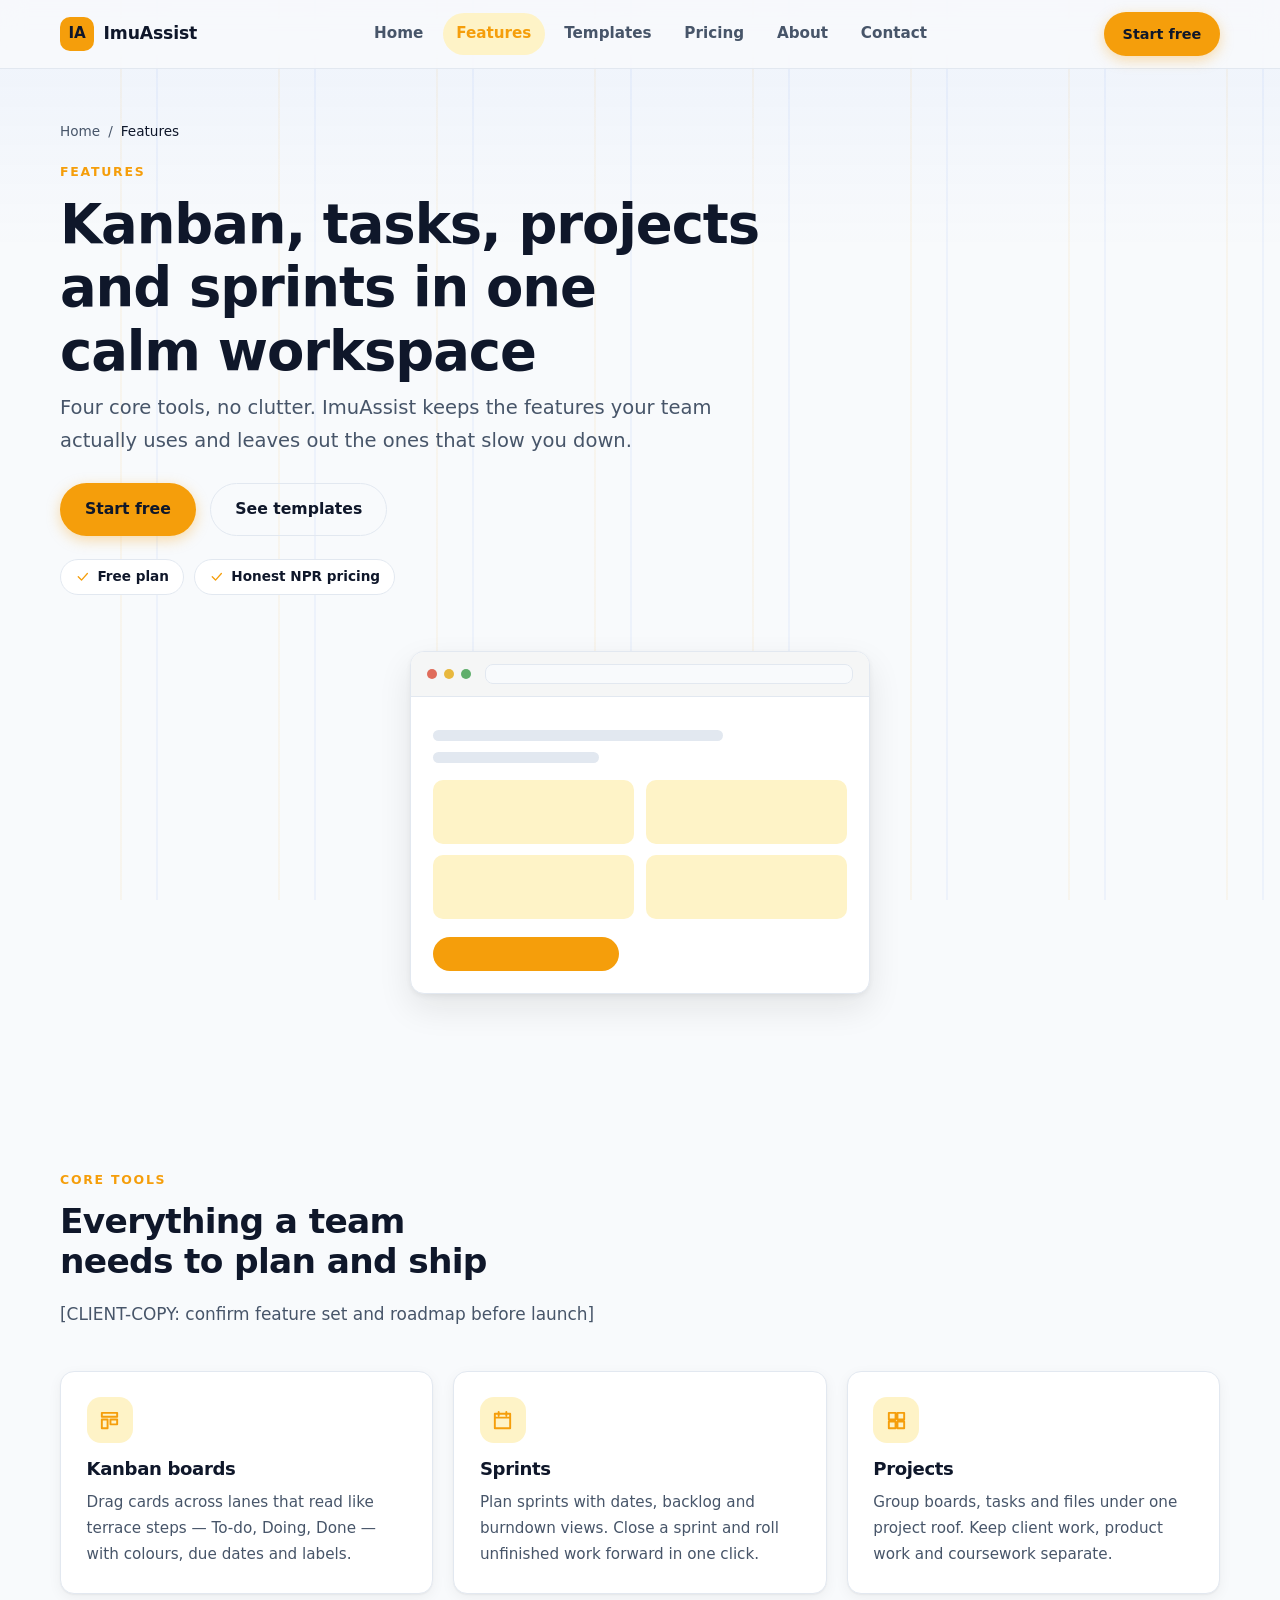
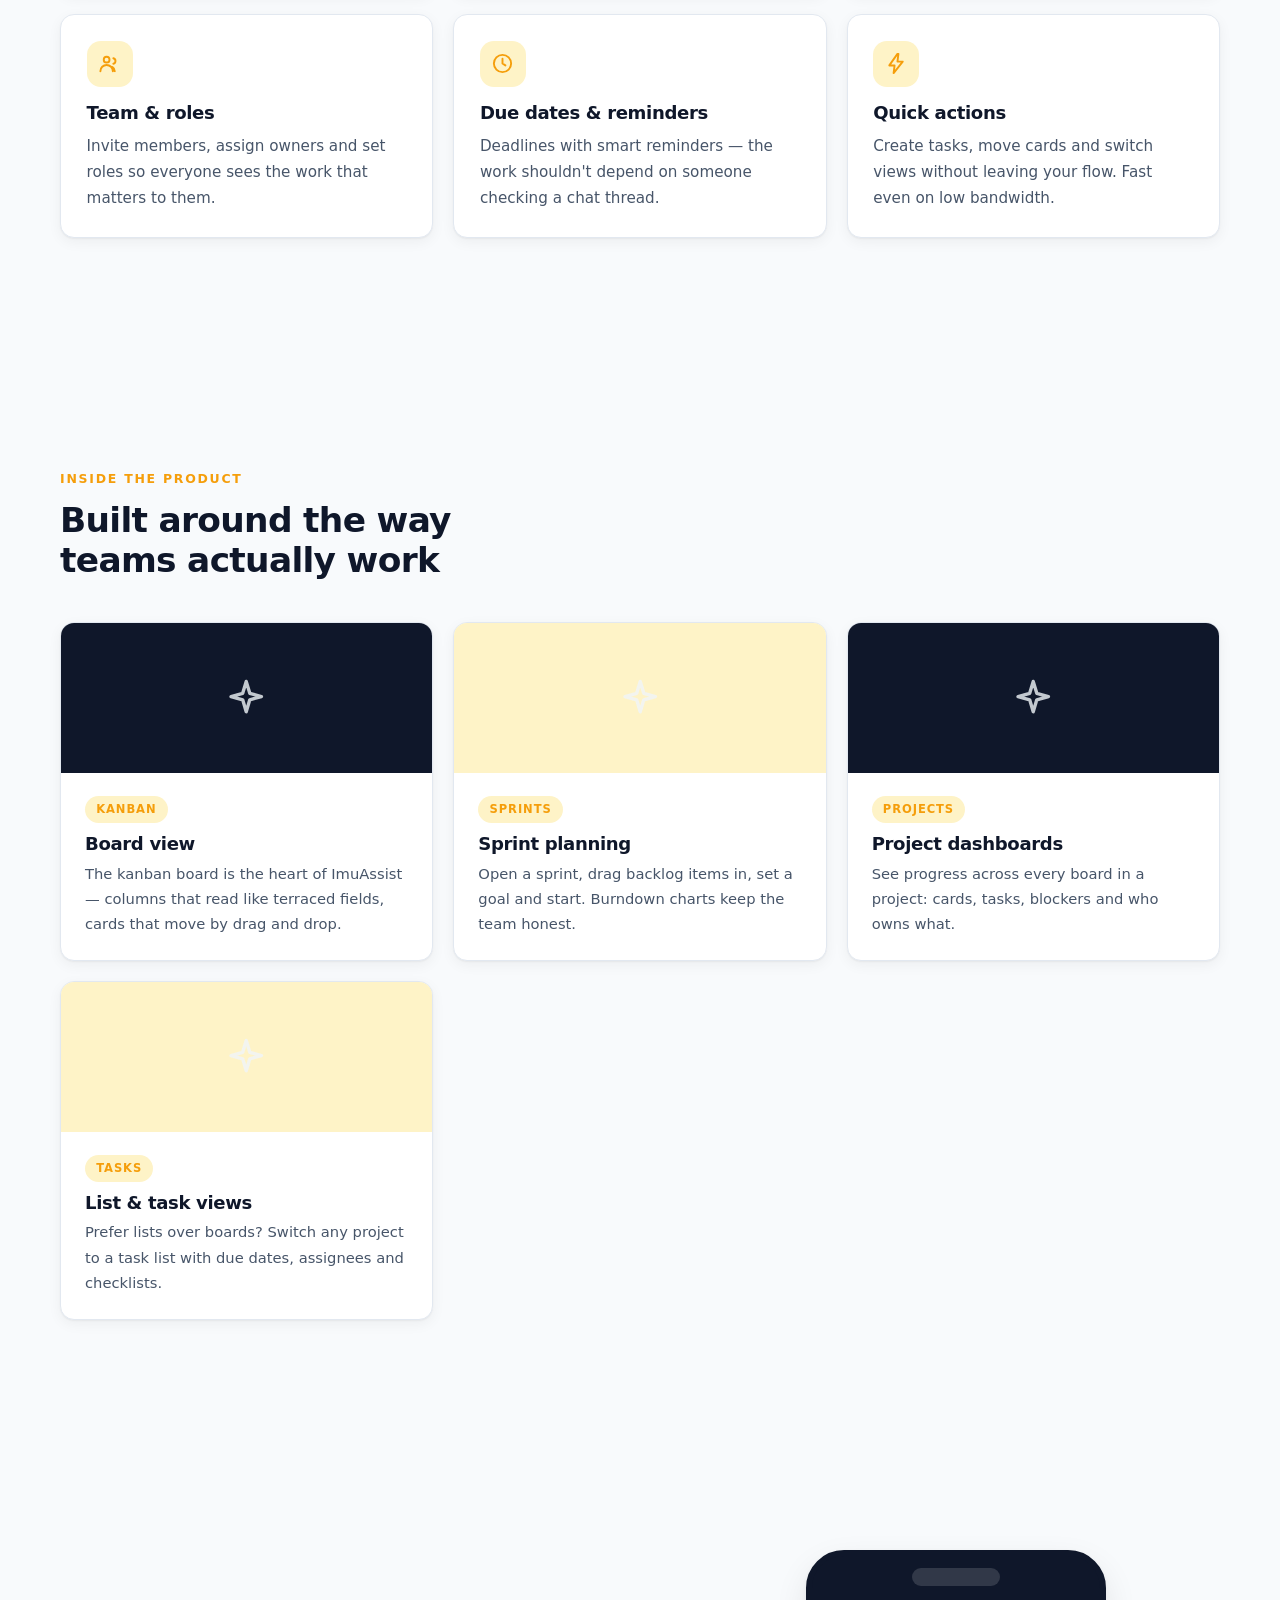
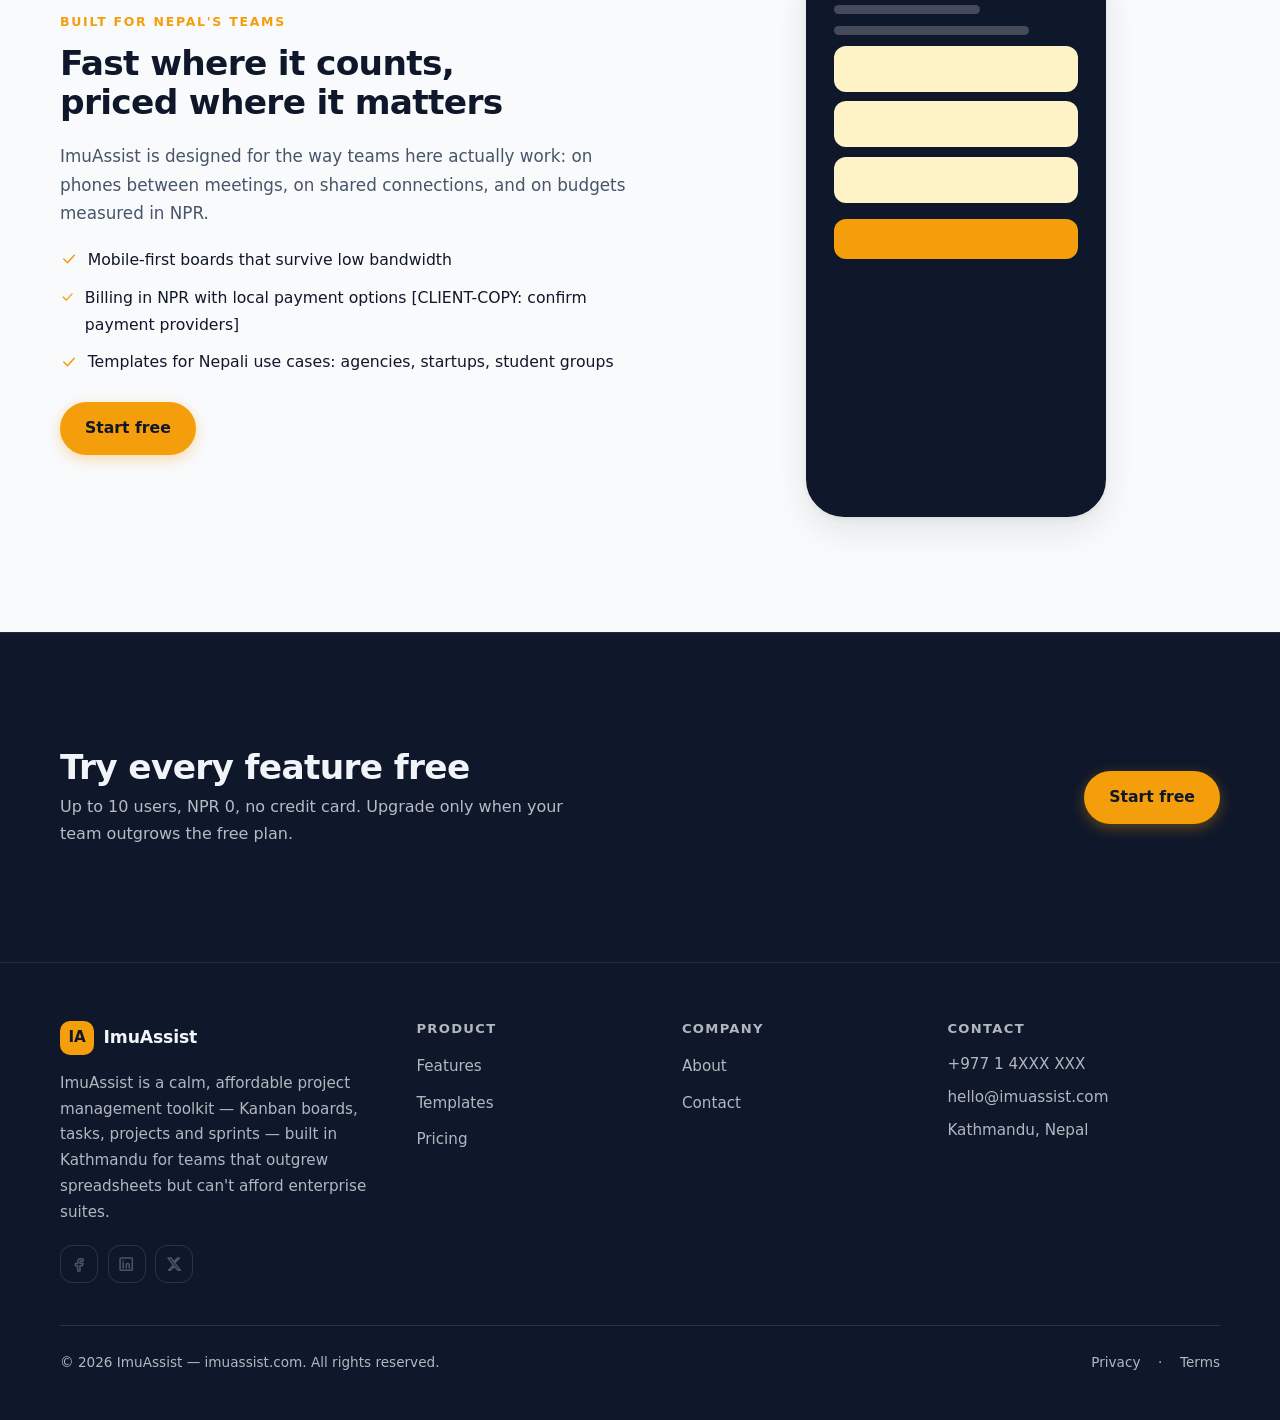
<file: features.html>
<!DOCTYPE html>
<html lang="en">
<head>
<meta charset="utf-8">
<meta name="viewport" content="width=device-width, initial-scale=1">
<title>Features — ImuAssist — ImuAssist</title>
<meta name="description" content="Kanban boards, tasks, projects and sprints in one calm workspace. See ImuAssist&#39;s feature set: sprint planning, dashboards, roles, due dates and quick actions — fast on low bandwidth.">
<meta property="og:title" content="Features — ImuAssist">
<meta property="og:description" content="Kanban boards, tasks, projects and sprints in one calm workspace. See ImuAssist&#39;s feature set: sprint planning, dashboards, roles, due dates and quick actions — fast on low bandwidth.">
<meta property="og:type" content="website">
<meta property="og:url" content="https://imuassist.com/features.html">
<link rel="icon" href="data:image/svg+xml,%3Csvg%20xmlns%3D'http%3A%2F%2Fwww.w3.org%2F2000%2Fsvg'%20viewBox%3D'0%200%2064%2064'%3E%3Crect%20width%3D'64'%20height%3D'64'%20rx%3D'14'%20fill%3D'%23F59E0B'%2F%3E%3Ctext%20x%3D'32'%20y%3D'42'%20font-family%3D'Arial%2C%20sans-serif'%20font-size%3D'26'%20font-weight%3D'700'%20text-anchor%3D'middle'%20fill%3D'%230F172A'%3EIA%3C%2Ftext%3E%3C%2Fsvg%3E">
<link rel="stylesheet" href="assets/style.css">
<script defer src="assets/main.js"></script>
<script defer src="assets/form.js"></script>
</head>
<body data-site="imuassist.com" data-page="features.html">
<!-- CLIENT-COPY: All copy on this page is placeholder. Replace prices, contact details, statistics, and testimonial quotes with client-approved content before launch. -->
<a class="skip-link" href="#main">Skip to content</a>
<header class="site-header" data-header="light">
    <div class="container header-inner">
      <a class="brand" href="index.html"><span class="brand-mark" style="background:#F59E0B;color:#0F172A">IA</span><span class="brand-name">ImuAssist</span></a>
      <nav class="main-nav" aria-label="Primary"><ul><li><a href="index.html">Home</a></li><li><a href="features.html" aria-current="page">Features</a></li><li><a href="templates.html">Templates</a></li><li><a href="pricing.html">Pricing</a></li><li><a href="about.html">About</a></li><li><a href="contact.html">Contact</a></li></ul></nav>
      <div class="header-actions"><a class="btn btn-primary btn-sm header-cta" href="contact.html">Start free</a><button class="menu-toggle" aria-expanded="false" aria-controls="mobile-menu" aria-label="Open menu"><span class="icon" data-icon="menu" aria-hidden="true"></span></button></div>
    </div>
    <div class="mobile-menu" id="mobile-menu" hidden>
      <ul><li><a href="index.html">Home</a></li><li><a href="features.html" aria-current="page">Features</a></li><li><a href="templates.html">Templates</a></li><li><a href="pricing.html">Pricing</a></li><li><a href="about.html">About</a></li><li><a href="contact.html">Contact</a></li></ul>
      <a class="btn btn-primary btn-block" href="contact.html">Start free</a>
    </div>
  </header>
<main id="main">
<section class="hero hero-inner has-art">
    <div class="container hero-grid">
      <div class="hero-copy">
        <nav class="crumbs" aria-label="Breadcrumb"><a href="index.html">Home</a><span aria-hidden="true">/</span><span aria-current="page">Features</span></nav>
        <p class="kicker">Features</p>
        <h1>Kanban, tasks, projects and sprints in one calm workspace</h1>
        <p class="hero-lede">Four core tools, no clutter. ImuAssist keeps the features your team actually uses and leaves out the ones that slow you down.</p>
        <div class="btn-row"><a class="btn btn-primary" href="contact.html">Start free</a><a class="btn btn-ghost" href="templates.html">See templates</a></div>
        <div class="hero-badges"><span class="hero-badge"><span class="icon" data-icon="check" aria-hidden="true"></span>Free plan</span><span class="hero-badge"><span class="icon" data-icon="check" aria-hidden="true"></span>Honest NPR pricing</span></div>
        
      </div>
      <div class="hero-art"><div class="art browser-art" aria-hidden="true">
        <div class="browser">
          <div class="browser-bar"><i></i><i></i><i></i><span></span></div>
          <div class="browser-body">
            <div class="bb-line w70"></div><div class="bb-line w40"></div>
            <div class="bb-grid">
              <span style="background:#FEF3C7"></span><span style="background:#FEF3C7"></span>
              <span style="background:#FEF3C7"></span><span style="background:#FEF3C7"></span>
            </div>
            <div class="bb-btn" style="background:#F59E0B"></div>
          </div>
        </div></div></div>
    </div>
  </section>
<section class="sec">
        <div class="container">
          <div class="sec-head"><p class="kicker">Core tools</p><h2>Everything a team needs to plan and ship</h2><p class="lede">[CLIENT-COPY: confirm feature set and roadmap before launch]</p></div>
          <ul class="grid features">
            <li class="card feature"><span class="feature-icon"><span class="icon" data-icon="board" aria-hidden="true"></span></span><h3>Kanban boards</h3><p>Drag cards across lanes that read like terrace steps — To-do, Doing, Done — with colours, due dates and labels.</p></li><li class="card feature"><span class="feature-icon"><span class="icon" data-icon="calendar" aria-hidden="true"></span></span><h3>Sprints</h3><p>Plan sprints with dates, backlog and burndown views. Close a sprint and roll unfinished work forward in one click.</p></li><li class="card feature"><span class="feature-icon"><span class="icon" data-icon="grid" aria-hidden="true"></span></span><h3>Projects</h3><p>Group boards, tasks and files under one project roof. Keep client work, product work and coursework separate.</p></li><li class="card feature"><span class="feature-icon"><span class="icon" data-icon="users" aria-hidden="true"></span></span><h3>Team &amp; roles</h3><p>Invite members, assign owners and set roles so everyone sees the work that matters to them.</p></li><li class="card feature"><span class="feature-icon"><span class="icon" data-icon="clock" aria-hidden="true"></span></span><h3>Due dates &amp; reminders</h3><p>Deadlines with smart reminders — the work shouldn&#39;t depend on someone checking a chat thread.</p></li><li class="card feature"><span class="feature-icon"><span class="icon" data-icon="bolt" aria-hidden="true"></span></span><h3>Quick actions</h3><p>Create tasks, move cards and switch views without leaving your flow. Fast even on low bandwidth.</p></li>
          </ul>
        </div></section><section class="sec">
        <div class="container">
          <div class="sec-head"><p class="kicker">Inside the product</p><h2>Built around the way teams actually work</h2></div>
          <ul class="grid gallery">
            <li class="card gal">
              <div class="gal-vis" style="background:#0F172A"><span class="icon" data-icon="spark" aria-hidden="true"></span></div>
              <div class="gal-body"><span class="tag">Kanban</span><h3>Board view</h3><p>The kanban board is the heart of ImuAssist — columns that read like terraced fields, cards that move by drag and drop.</p></div>
            </li><li class="card gal">
              <div class="gal-vis" style="background:#FEF3C7"><span class="icon" data-icon="spark" aria-hidden="true"></span></div>
              <div class="gal-body"><span class="tag">Sprints</span><h3>Sprint planning</h3><p>Open a sprint, drag backlog items in, set a goal and start. Burndown charts keep the team honest.</p></div>
            </li><li class="card gal">
              <div class="gal-vis" style="background:#0F172A"><span class="icon" data-icon="spark" aria-hidden="true"></span></div>
              <div class="gal-body"><span class="tag">Projects</span><h3>Project dashboards</h3><p>See progress across every board in a project: cards, tasks, blockers and who owns what.</p></div>
            </li><li class="card gal">
              <div class="gal-vis" style="background:#FEF3C7"><span class="icon" data-icon="spark" aria-hidden="true"></span></div>
              <div class="gal-body"><span class="tag">Tasks</span><h3>List &amp; task views</h3><p>Prefer lists over boards? Switch any project to a task list with due dates, assignees and checklists.</p></div>
            </li>
          </ul>
        </div></section><section class="sec">
        <div class="container split">
          <div class="split-copy">
            <p class="kicker">Built for Nepal&#39;s teams</p><h2>Fast where it counts, priced where it matters</h2>
            <p class="lede">ImuAssist is designed for the way teams here actually work: on phones between meetings, on shared connections, and on budgets measured in NPR.</p>
            <ul class="tick-list"><li><span class="icon" data-icon="check" aria-hidden="true"></span><span>Mobile-first boards that survive low bandwidth</span></li><li><span class="icon" data-icon="check" aria-hidden="true"></span><span>Billing in NPR with local payment options [CLIENT-COPY: confirm payment providers]</span></li><li><span class="icon" data-icon="check" aria-hidden="true"></span><span>Templates for Nepali use cases: agencies, startups, student groups</span></li></ul>
            <div class="btn-row"><a class="btn btn-primary" href="contact.html">Start free</a></div>
          </div>
          <div class="split-art"><div class="art phone-art" aria-hidden="true">
        <div class="phone">
          <div class="phone-notch"></div>
          <div class="phone-line w60"></div><div class="phone-line w80"></div>
          <div class="phone-chip" style="background:#FEF3C7"></div>
          <div class="phone-chip" style="background:#FEF3C7"></div>
          <div class="phone-chip" style="background:#FEF3C7"></div>
          <div class="phone-btn" style="background:#F59E0B"></div>
        </div></div></div>
        </div></section><section class="sec cta-sec" style="background:#0F172A;color:#F1F5F9">
        <div class="container cta-inner">
          <div><h2>Try every feature free</h2><p>Up to 10 users, NPR 0, no credit card. Upgrade only when your team outgrows the free plan.</p></div>
          <a class="btn btn-primary" href="contact.html">Start free</a>
        </div></section>

</main>
<footer class="site-footer footer-dark" style="background:#0F172A;color:#F1F5F9">
    <div class="container">
      <div class="f-top">
        <div class="f-brand">
          <a class="brand" href="index.html"><span class="brand-mark" style="background:#F59E0B;color:#0F172A">IA</span><span class="brand-name">ImuAssist</span></a>
          <p>ImuAssist is a calm, affordable project management toolkit — Kanban boards, tasks, projects and sprints — built in Kathmandu for teams that outgrew spreadsheets but can&#39;t afford enterprise suites.</p>
          <div class="socials"><a class="social" href="https://facebook.com/imuassist" aria-label="Facebook"><span class="icon" data-icon="facebook" aria-hidden="true"></span></a><a class="social" href="https://linkedin.com/company/imuassist" aria-label="LinkedIn"><span class="icon" data-icon="linkedin" aria-hidden="true"></span></a><a class="social" href="https://twitter.com/imuassist" aria-label="Twitter"><span class="icon" data-icon="twitter" aria-hidden="true"></span></a></div>
        </div>
        <div class="f-col"><h3>Product</h3><ul><li><a href="features.html">Features</a></li><li><a href="templates.html">Templates</a></li><li><a href="pricing.html">Pricing</a></li></ul></div><div class="f-col"><h3>Company</h3><ul><li><a href="about.html">About</a></li><li><a href="contact.html">Contact</a></li></ul></div>
        <div class="f-col f-contact"><h3>Contact</h3>
          <p>+977 1 4XXX XXX</p>
          <p>hello@imuassist.com</p>
          <p>Kathmandu, Nepal</p>
        </div>
      </div>
      <div class="f-bottom"><p>© 2026 ImuAssist — imuassist.com. All rights reserved.</p><div class="f-legal"><a href="privacy.html">Privacy</a> · <a href="terms.html">Terms</a></div></div>
    </div>
  </footer>
</body>
</html>
</file>
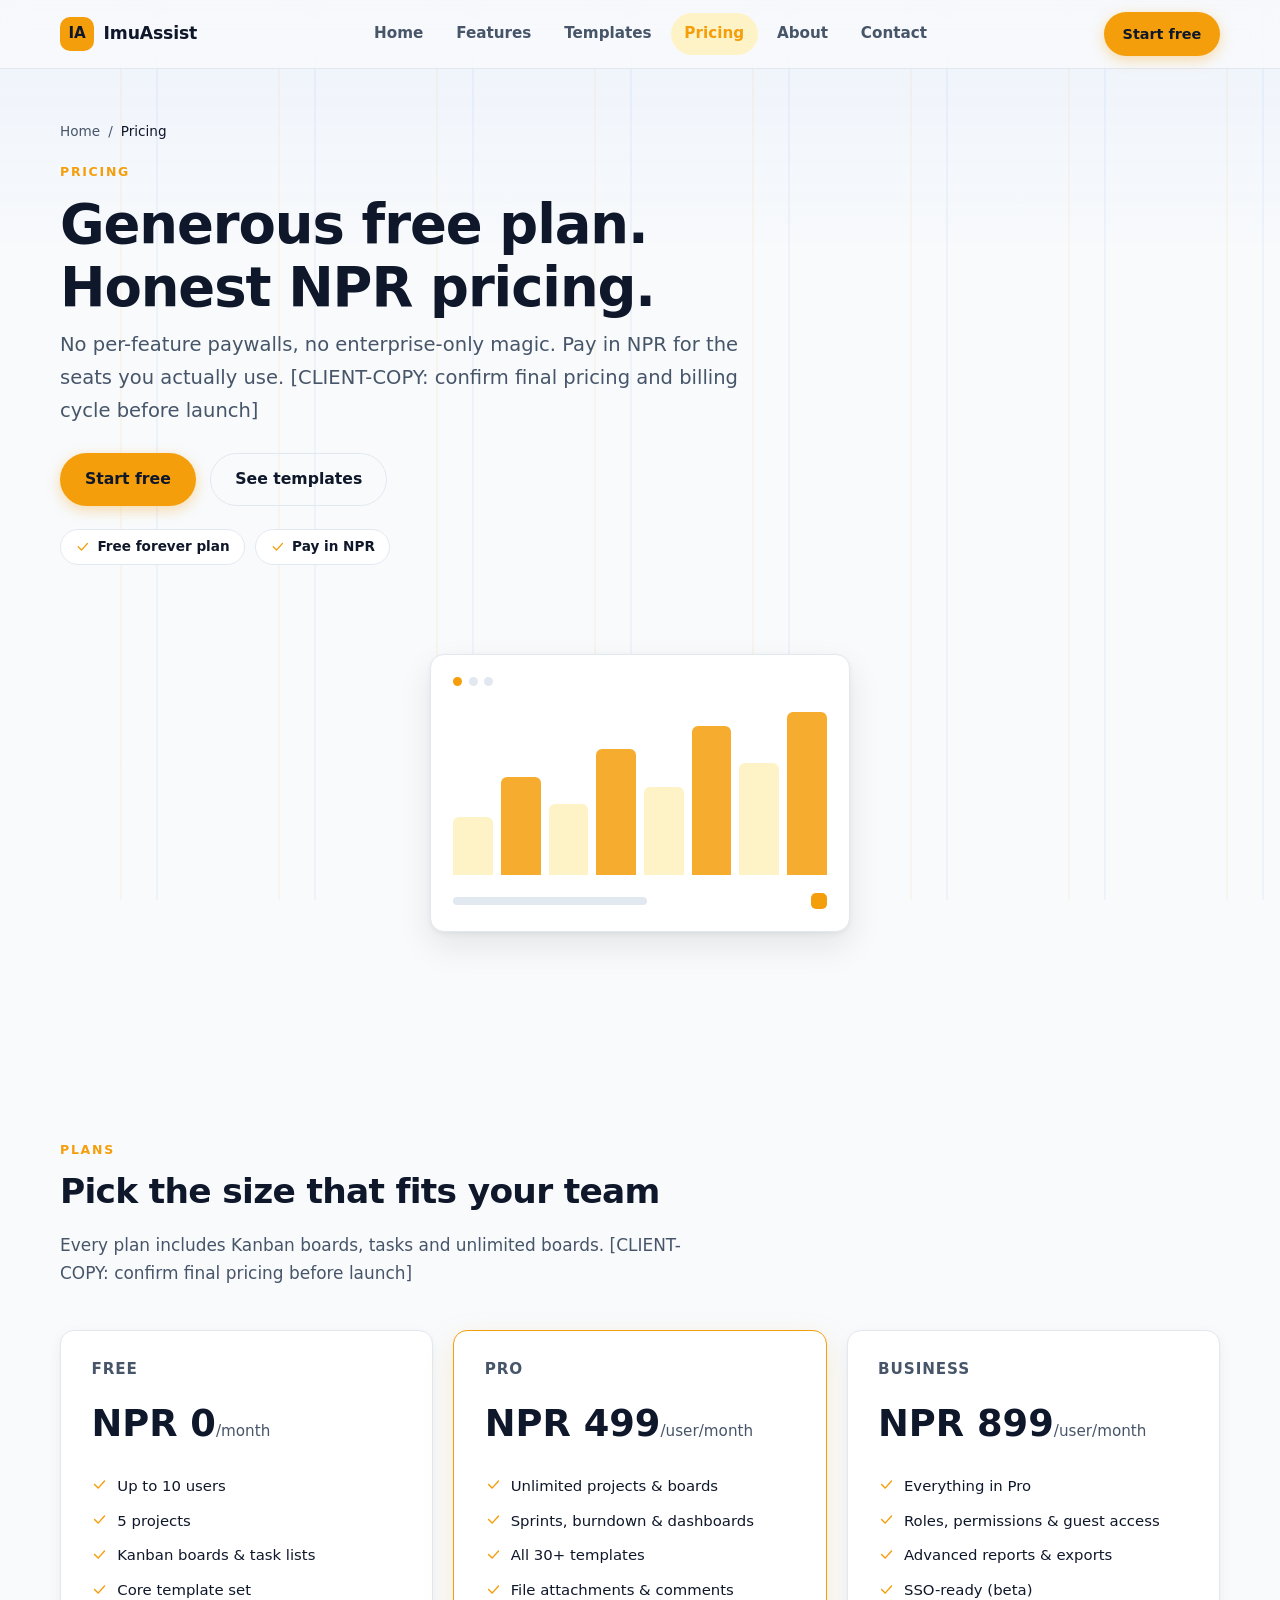
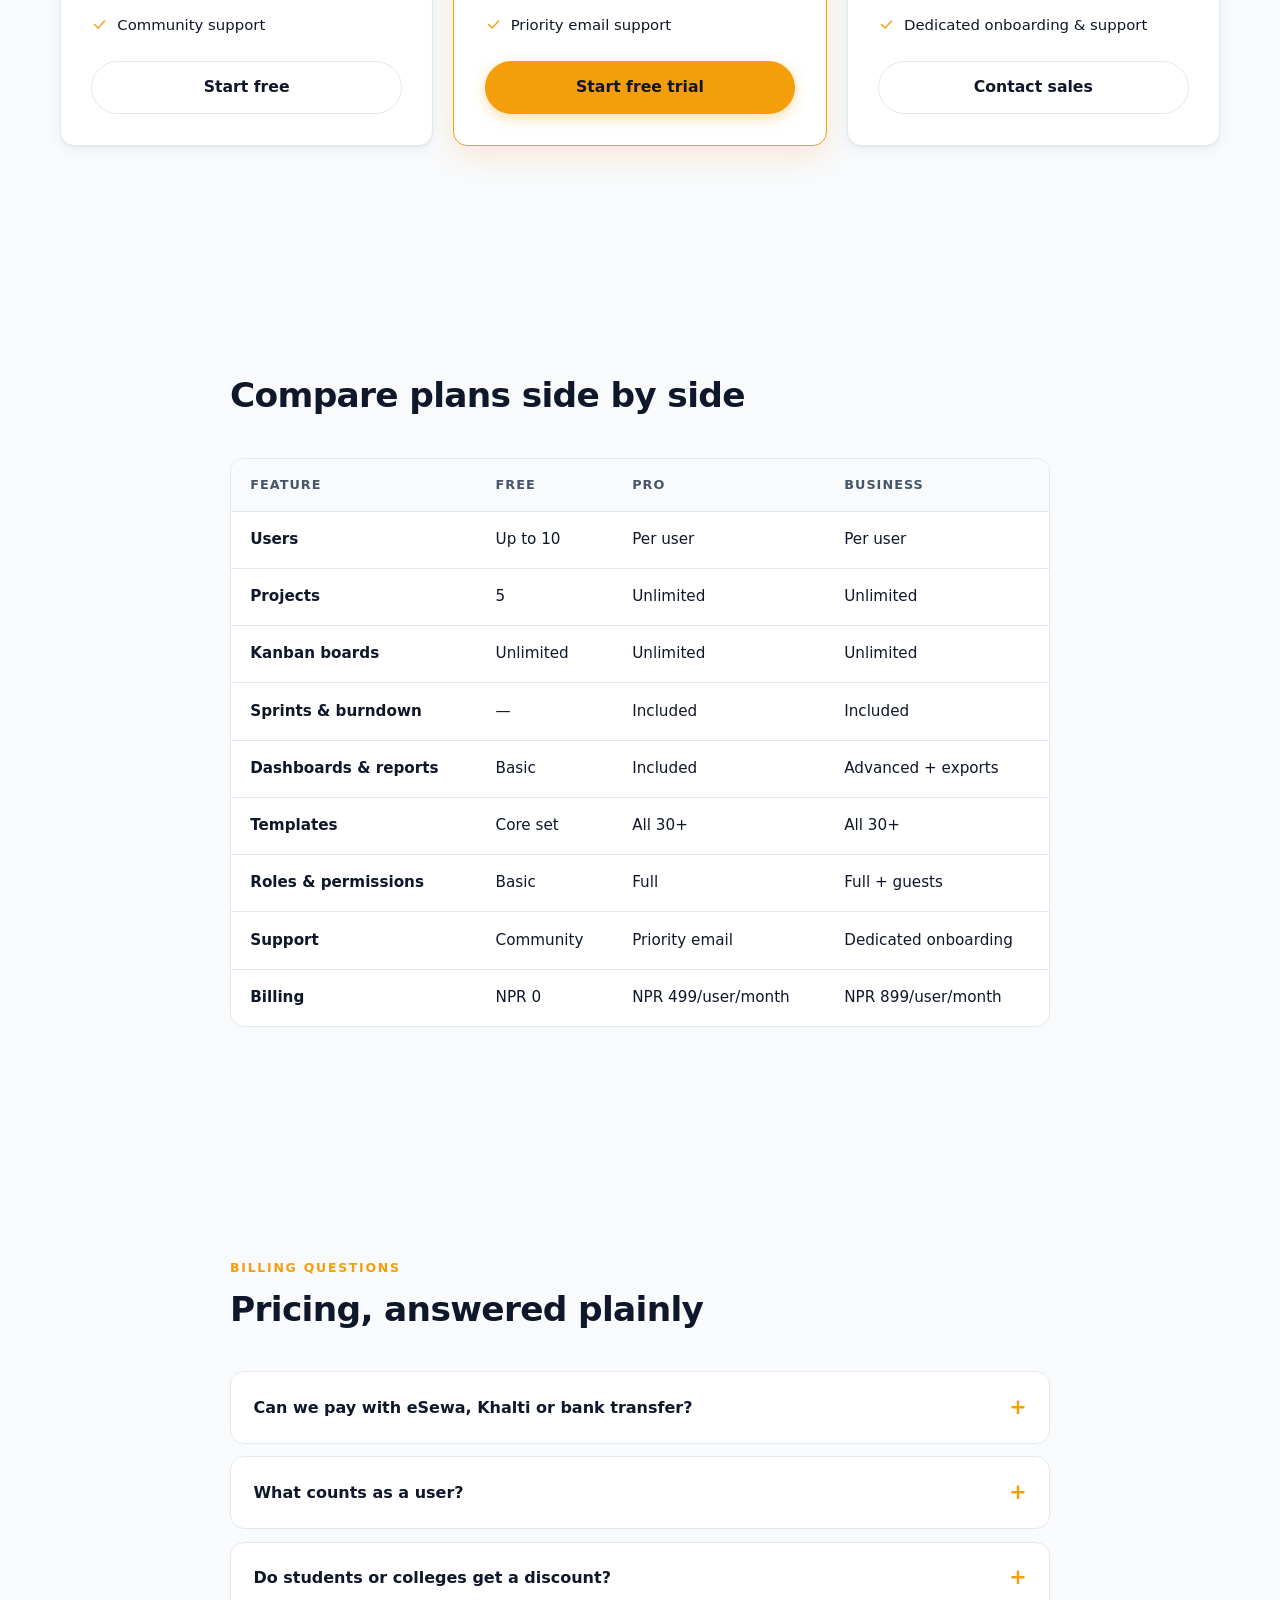
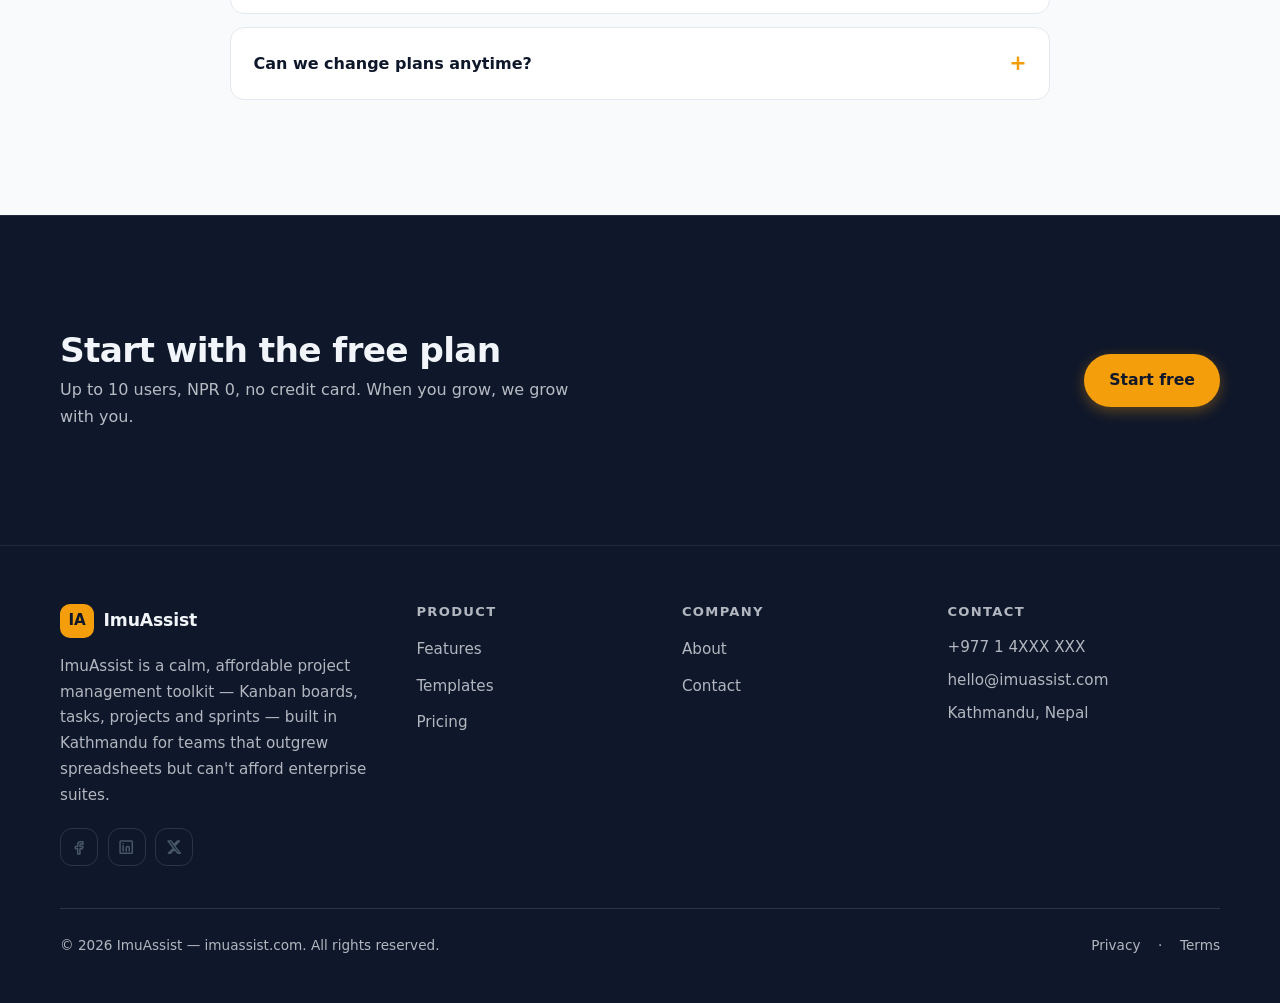
<file: pricing.html>
<!DOCTYPE html>
<html lang="en">
<head>
<meta charset="utf-8">
<meta name="viewport" content="width=device-width, initial-scale=1">
<title>Pricing — ImuAssist — ImuAssist</title>
<meta name="description" content="ImuAssist pricing: a genuinely free plan for up to 10 users, plus Pro and Business tiers billed in NPR. No per-feature paywalls, no enterprise-only magic.">
<meta property="og:title" content="Pricing — ImuAssist">
<meta property="og:description" content="ImuAssist pricing: a genuinely free plan for up to 10 users, plus Pro and Business tiers billed in NPR. No per-feature paywalls, no enterprise-only magic.">
<meta property="og:type" content="website">
<meta property="og:url" content="https://imuassist.com/pricing.html">
<link rel="icon" href="data:image/svg+xml,%3Csvg%20xmlns%3D'http%3A%2F%2Fwww.w3.org%2F2000%2Fsvg'%20viewBox%3D'0%200%2064%2064'%3E%3Crect%20width%3D'64'%20height%3D'64'%20rx%3D'14'%20fill%3D'%23F59E0B'%2F%3E%3Ctext%20x%3D'32'%20y%3D'42'%20font-family%3D'Arial%2C%20sans-serif'%20font-size%3D'26'%20font-weight%3D'700'%20text-anchor%3D'middle'%20fill%3D'%230F172A'%3EIA%3C%2Ftext%3E%3C%2Fsvg%3E">
<link rel="stylesheet" href="assets/style.css">
<script defer src="assets/main.js"></script>
<script defer src="assets/form.js"></script>
</head>
<body data-site="imuassist.com" data-page="pricing.html">
<!-- CLIENT-COPY: All copy on this page is placeholder. Replace prices, contact details, statistics, and testimonial quotes with client-approved content before launch. -->
<a class="skip-link" href="#main">Skip to content</a>
<header class="site-header" data-header="light">
    <div class="container header-inner">
      <a class="brand" href="index.html"><span class="brand-mark" style="background:#F59E0B;color:#0F172A">IA</span><span class="brand-name">ImuAssist</span></a>
      <nav class="main-nav" aria-label="Primary"><ul><li><a href="index.html">Home</a></li><li><a href="features.html">Features</a></li><li><a href="templates.html">Templates</a></li><li><a href="pricing.html" aria-current="page">Pricing</a></li><li><a href="about.html">About</a></li><li><a href="contact.html">Contact</a></li></ul></nav>
      <div class="header-actions"><a class="btn btn-primary btn-sm header-cta" href="contact.html">Start free</a><button class="menu-toggle" aria-expanded="false" aria-controls="mobile-menu" aria-label="Open menu"><span class="icon" data-icon="menu" aria-hidden="true"></span></button></div>
    </div>
    <div class="mobile-menu" id="mobile-menu" hidden>
      <ul><li><a href="index.html">Home</a></li><li><a href="features.html">Features</a></li><li><a href="templates.html">Templates</a></li><li><a href="pricing.html" aria-current="page">Pricing</a></li><li><a href="about.html">About</a></li><li><a href="contact.html">Contact</a></li></ul>
      <a class="btn btn-primary btn-block" href="contact.html">Start free</a>
    </div>
  </header>
<main id="main">
<section class="hero hero-inner has-art">
    <div class="container hero-grid">
      <div class="hero-copy">
        <nav class="crumbs" aria-label="Breadcrumb"><a href="index.html">Home</a><span aria-hidden="true">/</span><span aria-current="page">Pricing</span></nav>
        <p class="kicker">Pricing</p>
        <h1>Generous free plan. Honest NPR pricing.</h1>
        <p class="hero-lede">No per-feature paywalls, no enterprise-only magic. Pay in NPR for the seats you actually use. [CLIENT-COPY: confirm final pricing and billing cycle before launch]</p>
        <div class="btn-row"><a class="btn btn-primary" href="contact.html">Start free</a><a class="btn btn-ghost" href="templates.html">See templates</a></div>
        <div class="hero-badges"><span class="hero-badge"><span class="icon" data-icon="check" aria-hidden="true"></span>Free forever plan</span><span class="hero-badge"><span class="icon" data-icon="check" aria-hidden="true"></span>Pay in NPR</span></div>
        
      </div>
      <div class="hero-art"><div class="art chart-art" aria-hidden="true">
        <div class="chart-card">
          <div class="chart-head"><span></span><span></span><span></span></div>
          <div class="chart-bars">
            <i style="height:34%"></i><i style="height:58%"></i><i style="height:42%"></i>
            <i style="height:74%"></i><i style="height:52%"></i><i style="height:88%"></i>
            <i style="height:66%"></i><i style="height:96%"></i>
          </div>
          <div class="chart-foot"><span></span><b style="background:#F59E0B"></b></div>
        </div></div></div>
    </div>
  </section>
<section class="sec">
        <div class="container">
          <div class="sec-head"><p class="kicker">Plans</p><h2>Pick the size that fits your team</h2><p class="lede">Every plan includes Kanban boards, tasks and unlimited boards. [CLIENT-COPY: confirm final pricing before launch]</p></div>
          <div class="grid pricing">
            <article class="card price">
              <h3>Free</h3>
              <p class="price-num">NPR 0<span>/month</span></p>
              <ul><li><span class="icon" data-icon="check" aria-hidden="true"></span><span>Up to 10 users</span></li><li><span class="icon" data-icon="check" aria-hidden="true"></span><span>5 projects</span></li><li><span class="icon" data-icon="check" aria-hidden="true"></span><span>Kanban boards &amp; task lists</span></li><li><span class="icon" data-icon="check" aria-hidden="true"></span><span>Core template set</span></li><li><span class="icon" data-icon="check" aria-hidden="true"></span><span>Community support</span></li></ul>
              <a class="btn btn-ghost" href="contact.html">Start free</a>
            </article><article class="card price price-hot">
              <h3>Pro</h3>
              <p class="price-num">NPR 499<span>/user/month</span></p>
              <ul><li><span class="icon" data-icon="check" aria-hidden="true"></span><span>Unlimited projects &amp; boards</span></li><li><span class="icon" data-icon="check" aria-hidden="true"></span><span>Sprints, burndown &amp; dashboards</span></li><li><span class="icon" data-icon="check" aria-hidden="true"></span><span>All 30+ templates</span></li><li><span class="icon" data-icon="check" aria-hidden="true"></span><span>File attachments &amp; comments</span></li><li><span class="icon" data-icon="check" aria-hidden="true"></span><span>Priority email support</span></li></ul>
              <a class="btn btn-primary" href="contact.html">Start free trial</a>
            </article><article class="card price">
              <h3>Business</h3>
              <p class="price-num">NPR 899<span>/user/month</span></p>
              <ul><li><span class="icon" data-icon="check" aria-hidden="true"></span><span>Everything in Pro</span></li><li><span class="icon" data-icon="check" aria-hidden="true"></span><span>Roles, permissions &amp; guest access</span></li><li><span class="icon" data-icon="check" aria-hidden="true"></span><span>Advanced reports &amp; exports</span></li><li><span class="icon" data-icon="check" aria-hidden="true"></span><span>SSO-ready (beta)</span></li><li><span class="icon" data-icon="check" aria-hidden="true"></span><span>Dedicated onboarding &amp; support</span></li></ul>
              <a class="btn btn-ghost" href="contact.html">Contact sales</a>
            </article>
          </div>
        </div></section><section class="sec">
        <div class="container narrow">
          <div class="sec-head"><h2>Compare plans side by side</h2></div>
          <div class="table-wrap"><table>
            <thead><tr><th scope="col">Feature</th><th scope="col">Free</th><th scope="col">Pro</th><th scope="col">Business</th></tr></thead>
            <tbody><tr><th scope="row">Users</th><td>Up to 10</td><td>Per user</td><td>Per user</td></tr><tr><th scope="row">Projects</th><td>5</td><td>Unlimited</td><td>Unlimited</td></tr><tr><th scope="row">Kanban boards</th><td>Unlimited</td><td>Unlimited</td><td>Unlimited</td></tr><tr><th scope="row">Sprints &amp; burndown</th><td>—</td><td>Included</td><td>Included</td></tr><tr><th scope="row">Dashboards &amp; reports</th><td>Basic</td><td>Included</td><td>Advanced + exports</td></tr><tr><th scope="row">Templates</th><td>Core set</td><td>All 30+</td><td>All 30+</td></tr><tr><th scope="row">Roles &amp; permissions</th><td>Basic</td><td>Full</td><td>Full + guests</td></tr><tr><th scope="row">Support</th><td>Community</td><td>Priority email</td><td>Dedicated onboarding</td></tr><tr><th scope="row">Billing</th><td>NPR 0</td><td>NPR 499/user/month</td><td>NPR 899/user/month</td></tr></tbody>
          </table></div>
        </div></section><section class="sec">
        <div class="container narrow">
          <div class="sec-head"><p class="kicker">Billing questions</p><h2>Pricing, answered plainly</h2></div>
          <div class="faq">
            <details class="faq-item"><summary>Can we pay with eSewa, Khalti or bank transfer?</summary><p>Yes — plans bill in NPR with local payment options. [CLIENT-COPY: confirm payment providers and how-to before launch]</p></details><details class="faq-item"><summary>What counts as a user?</summary><p>Anyone you invite to a workspace. Guests on Business don&#39;t count toward your user total. [CLIENT-COPY: confirm guest policy before launch]</p></details><details class="faq-item"><summary>Do students or colleges get a discount?</summary><p>Yes, we offer discounted plans for verified student and academic teams. [CLIENT-COPY: confirm discount terms and application process before launch]</p></details><details class="faq-item"><summary>Can we change plans anytime?</summary><p>Yes. Upgrade or downgrade in a couple of clicks; you&#39;re billed for what you use. [CLIENT-COPY: confirm billing policy before launch]</p></details>
          </div>
        </div></section><section class="sec cta-sec" style="background:#0F172A;color:#F1F5F9">
        <div class="container cta-inner">
          <div><h2>Start with the free plan</h2><p>Up to 10 users, NPR 0, no credit card. When you grow, we grow with you.</p></div>
          <a class="btn btn-primary" href="contact.html">Start free</a>
        </div></section>

</main>
<footer class="site-footer footer-dark" style="background:#0F172A;color:#F1F5F9">
    <div class="container">
      <div class="f-top">
        <div class="f-brand">
          <a class="brand" href="index.html"><span class="brand-mark" style="background:#F59E0B;color:#0F172A">IA</span><span class="brand-name">ImuAssist</span></a>
          <p>ImuAssist is a calm, affordable project management toolkit — Kanban boards, tasks, projects and sprints — built in Kathmandu for teams that outgrew spreadsheets but can&#39;t afford enterprise suites.</p>
          <div class="socials"><a class="social" href="https://facebook.com/imuassist" aria-label="Facebook"><span class="icon" data-icon="facebook" aria-hidden="true"></span></a><a class="social" href="https://linkedin.com/company/imuassist" aria-label="LinkedIn"><span class="icon" data-icon="linkedin" aria-hidden="true"></span></a><a class="social" href="https://twitter.com/imuassist" aria-label="Twitter"><span class="icon" data-icon="twitter" aria-hidden="true"></span></a></div>
        </div>
        <div class="f-col"><h3>Product</h3><ul><li><a href="features.html">Features</a></li><li><a href="templates.html">Templates</a></li><li><a href="pricing.html">Pricing</a></li></ul></div><div class="f-col"><h3>Company</h3><ul><li><a href="about.html">About</a></li><li><a href="contact.html">Contact</a></li></ul></div>
        <div class="f-col f-contact"><h3>Contact</h3>
          <p>+977 1 4XXX XXX</p>
          <p>hello@imuassist.com</p>
          <p>Kathmandu, Nepal</p>
        </div>
      </div>
      <div class="f-bottom"><p>© 2026 ImuAssist — imuassist.com. All rights reserved.</p><div class="f-legal"><a href="privacy.html">Privacy</a> · <a href="terms.html">Terms</a></div></div>
    </div>
  </footer>
</body>
</html>
</file>
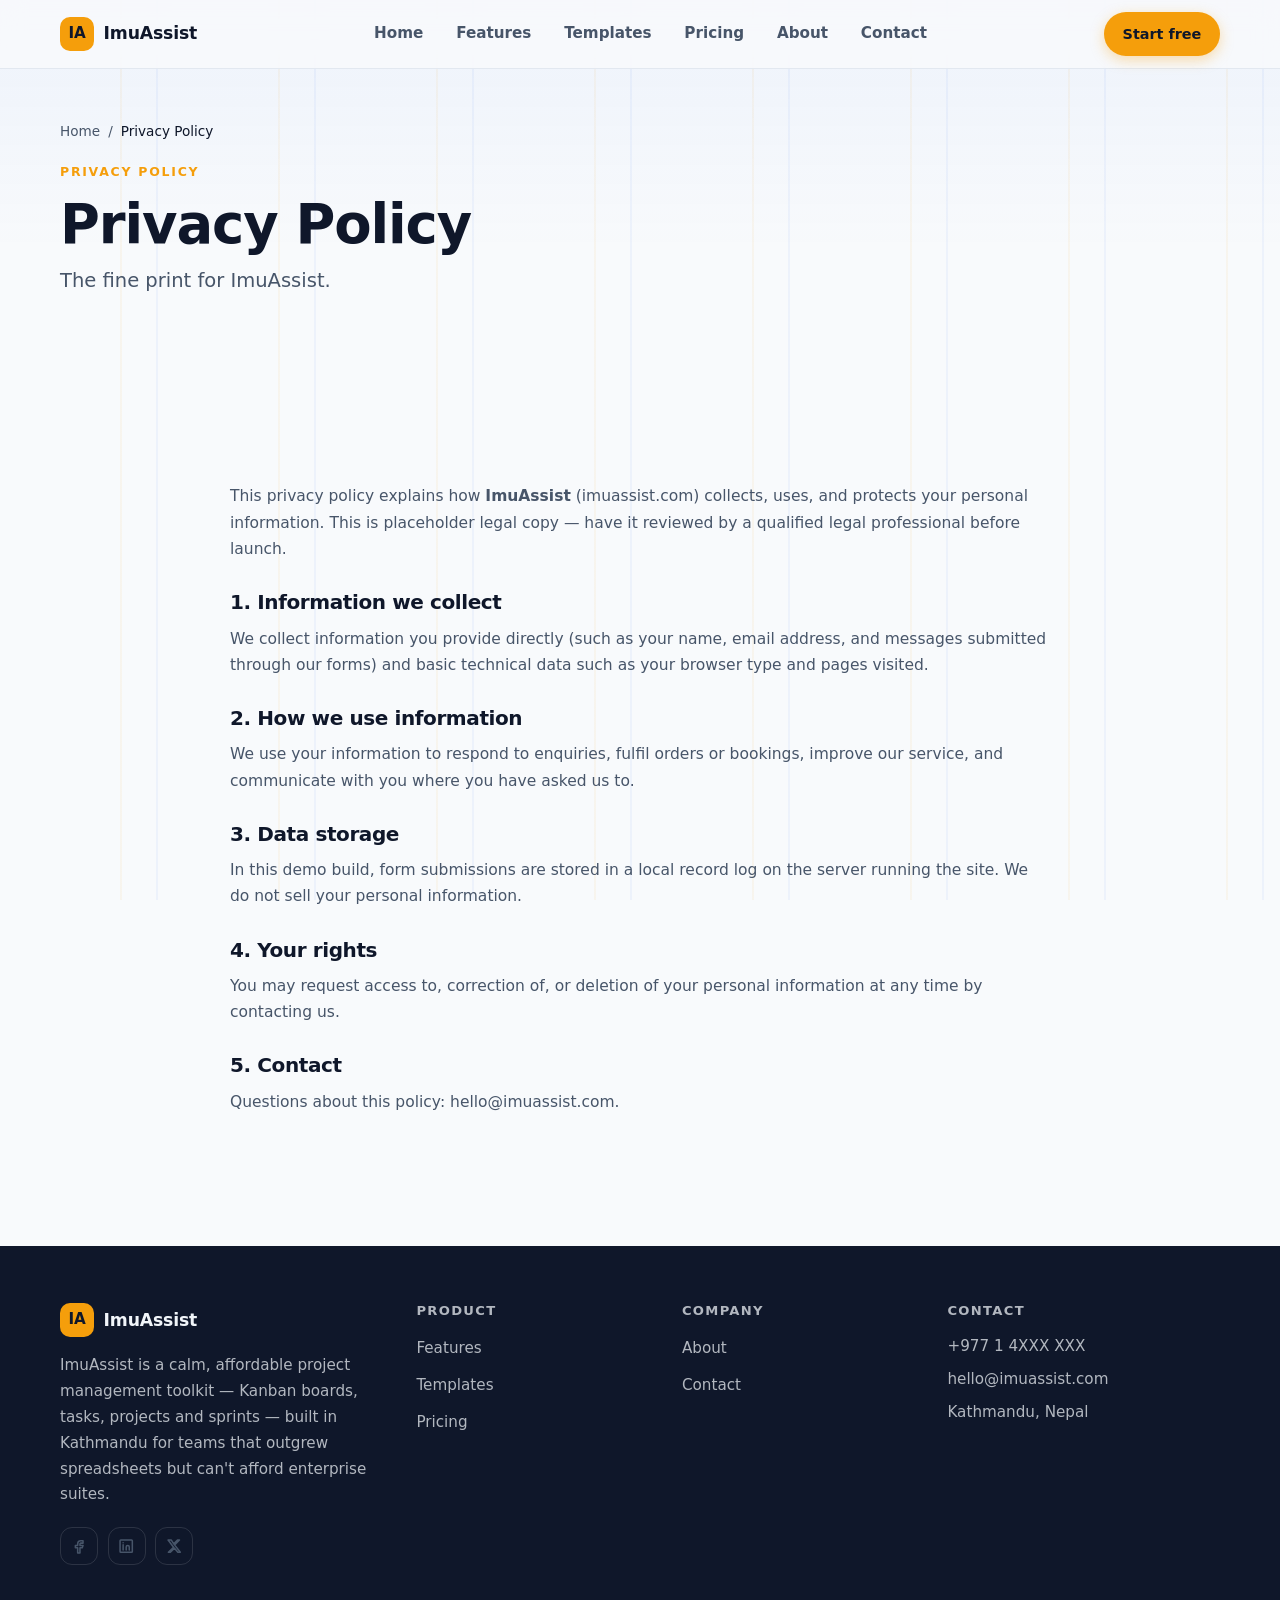
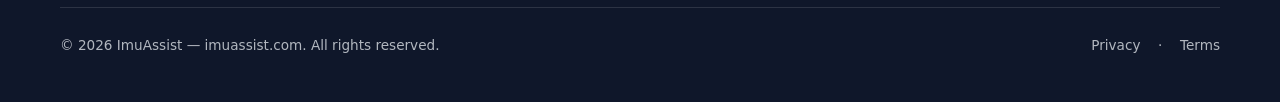
<file: privacy.html>
<!DOCTYPE html>
<html lang="en">
<head>
<meta charset="utf-8">
<meta name="viewport" content="width=device-width, initial-scale=1">
<title>Privacy Policy — ImuAssist</title>
<meta name="description" content="Privacy Policy — ImuAssist">
<meta property="og:title" content="Privacy Policy">
<meta property="og:description" content="Privacy Policy — ImuAssist">
<meta property="og:type" content="website">
<meta property="og:url" content="https://imuassist.com/privacy.html">
<link rel="icon" href="data:image/svg+xml,%3Csvg%20xmlns%3D'http%3A%2F%2Fwww.w3.org%2F2000%2Fsvg'%20viewBox%3D'0%200%2064%2064'%3E%3Crect%20width%3D'64'%20height%3D'64'%20rx%3D'14'%20fill%3D'%23F59E0B'%2F%3E%3Ctext%20x%3D'32'%20y%3D'42'%20font-family%3D'Arial%2C%20sans-serif'%20font-size%3D'26'%20font-weight%3D'700'%20text-anchor%3D'middle'%20fill%3D'%230F172A'%3EIA%3C%2Ftext%3E%3C%2Fsvg%3E">
<link rel="stylesheet" href="assets/style.css">
<script defer src="assets/main.js"></script>
<script defer src="assets/form.js"></script>
</head>
<body data-site="imuassist.com" data-page="privacy.html">
<!-- CLIENT-COPY: All copy on this page is placeholder. Replace prices, contact details, statistics, and testimonial quotes with client-approved content before launch. -->
<a class="skip-link" href="#main">Skip to content</a>
<header class="site-header" data-header="light">
    <div class="container header-inner">
      <a class="brand" href="index.html"><span class="brand-mark" style="background:#F59E0B;color:#0F172A">IA</span><span class="brand-name">ImuAssist</span></a>
      <nav class="main-nav" aria-label="Primary"><ul><li><a href="index.html">Home</a></li><li><a href="features.html">Features</a></li><li><a href="templates.html">Templates</a></li><li><a href="pricing.html">Pricing</a></li><li><a href="about.html">About</a></li><li><a href="contact.html">Contact</a></li></ul></nav>
      <div class="header-actions"><a class="btn btn-primary btn-sm header-cta" href="contact.html">Start free</a><button class="menu-toggle" aria-expanded="false" aria-controls="mobile-menu" aria-label="Open menu"><span class="icon" data-icon="menu" aria-hidden="true"></span></button></div>
    </div>
    <div class="mobile-menu" id="mobile-menu" hidden>
      <ul><li><a href="index.html">Home</a></li><li><a href="features.html">Features</a></li><li><a href="templates.html">Templates</a></li><li><a href="pricing.html">Pricing</a></li><li><a href="about.html">About</a></li><li><a href="contact.html">Contact</a></li></ul>
      <a class="btn btn-primary btn-block" href="contact.html">Start free</a>
    </div>
  </header>
<main id="main">
<section class="hero hero-inner">
    <div class="container hero-grid">
      <div class="hero-copy">
        <nav class="crumbs" aria-label="Breadcrumb"><a href="index.html">Home</a><span aria-hidden="true">/</span><span aria-current="page">Privacy Policy</span></nav>
        <p class="kicker">Privacy Policy</p>
        <h1>Privacy Policy</h1>
        <p class="hero-lede">The fine print for ImuAssist.</p>
        
        
        
      </div>
      
    </div>
  </section>
<section class="sec legal-sec"><div class="container narrow"><p>This privacy policy explains how <b>ImuAssist</b> (imuassist.com) collects, uses, and protects your personal information. This is placeholder legal copy — have it reviewed by a qualified legal professional before launch. <!-- CLIENT-COPY: replace with final, jurisdiction-appropriate Privacy Policy --></p>
       <h2>1. Information we collect</h2><p>We collect information you provide directly (such as your name, email address, and messages submitted through our forms) and basic technical data such as your browser type and pages visited.</p>
       <h2>2. How we use information</h2><p>We use your information to respond to enquiries, fulfil orders or bookings, improve our service, and communicate with you where you have asked us to.</p>
       <h2>3. Data storage</h2><p>In this demo build, form submissions are stored in a local record log on the server running the site. We do not sell your personal information.</p>
       <h2>4. Your rights</h2><p>You may request access to, correction of, or deletion of your personal information at any time by contacting us.</p>
       <h2>5. Contact</h2><p>Questions about this policy: hello@imuassist.com.</p></div></section>

</main>
<footer class="site-footer footer-dark" style="background:#0F172A;color:#F1F5F9">
    <div class="container">
      <div class="f-top">
        <div class="f-brand">
          <a class="brand" href="index.html"><span class="brand-mark" style="background:#F59E0B;color:#0F172A">IA</span><span class="brand-name">ImuAssist</span></a>
          <p>ImuAssist is a calm, affordable project management toolkit — Kanban boards, tasks, projects and sprints — built in Kathmandu for teams that outgrew spreadsheets but can&#39;t afford enterprise suites.</p>
          <div class="socials"><a class="social" href="https://facebook.com/imuassist" aria-label="Facebook"><span class="icon" data-icon="facebook" aria-hidden="true"></span></a><a class="social" href="https://linkedin.com/company/imuassist" aria-label="LinkedIn"><span class="icon" data-icon="linkedin" aria-hidden="true"></span></a><a class="social" href="https://twitter.com/imuassist" aria-label="Twitter"><span class="icon" data-icon="twitter" aria-hidden="true"></span></a></div>
        </div>
        <div class="f-col"><h3>Product</h3><ul><li><a href="features.html">Features</a></li><li><a href="templates.html">Templates</a></li><li><a href="pricing.html">Pricing</a></li></ul></div><div class="f-col"><h3>Company</h3><ul><li><a href="about.html">About</a></li><li><a href="contact.html">Contact</a></li></ul></div>
        <div class="f-col f-contact"><h3>Contact</h3>
          <p>+977 1 4XXX XXX</p>
          <p>hello@imuassist.com</p>
          <p>Kathmandu, Nepal</p>
        </div>
      </div>
      <div class="f-bottom"><p>© 2026 ImuAssist — imuassist.com. All rights reserved.</p><div class="f-legal"><a href="privacy.html">Privacy</a> · <a href="terms.html">Terms</a></div></div>
    </div>
  </footer>
</body>
</html>
</file>
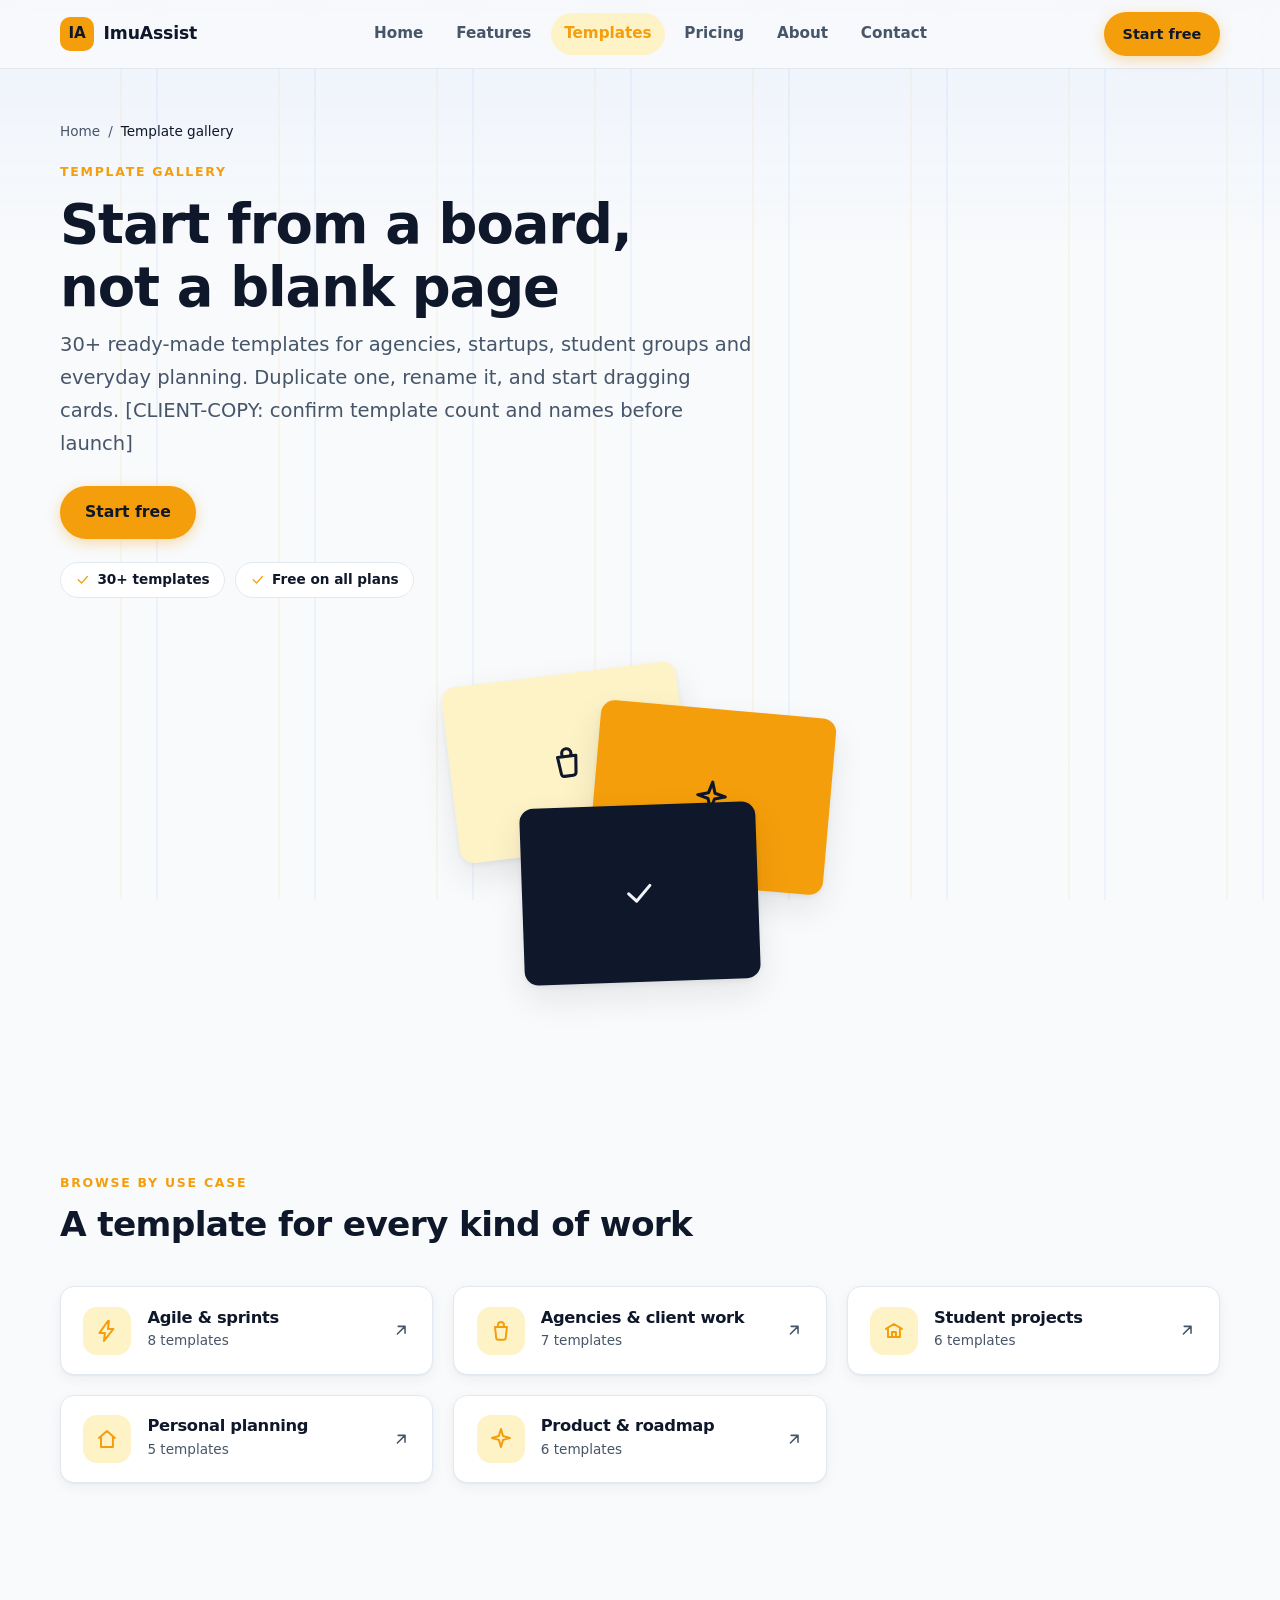
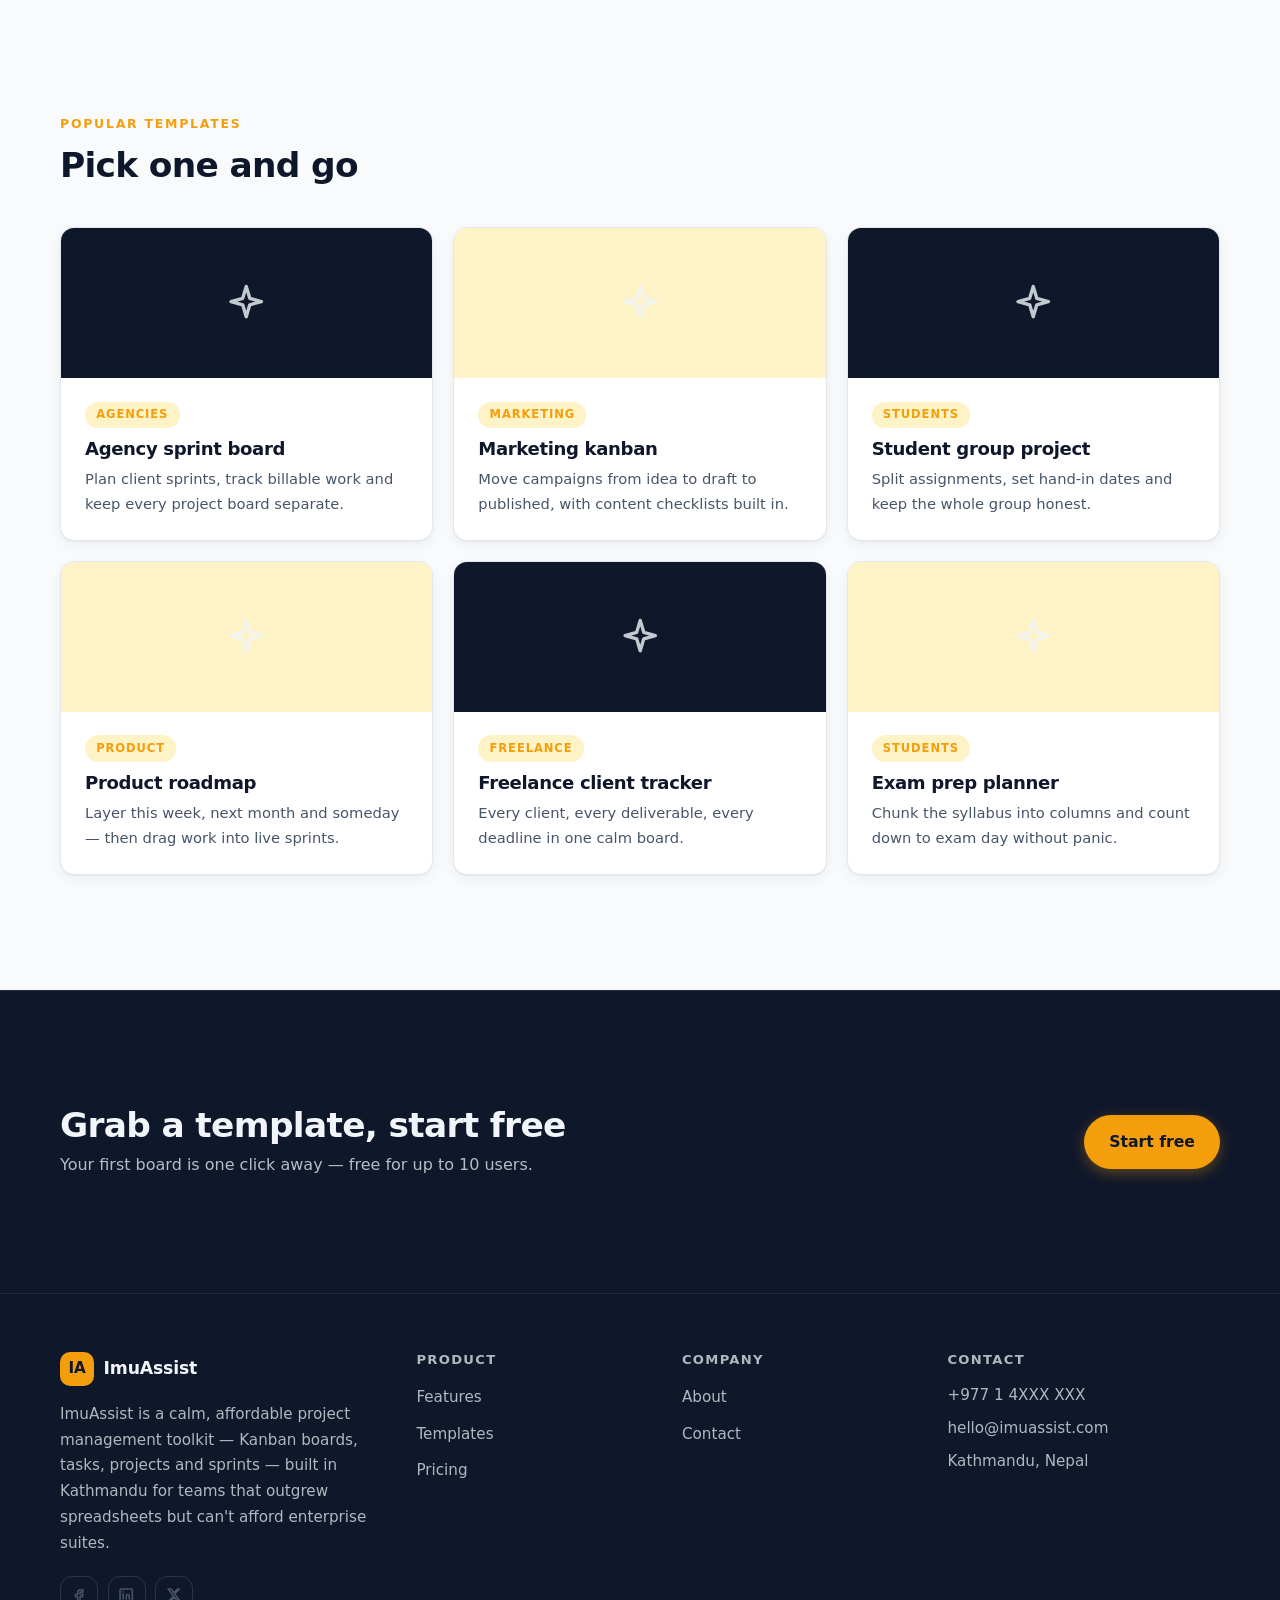
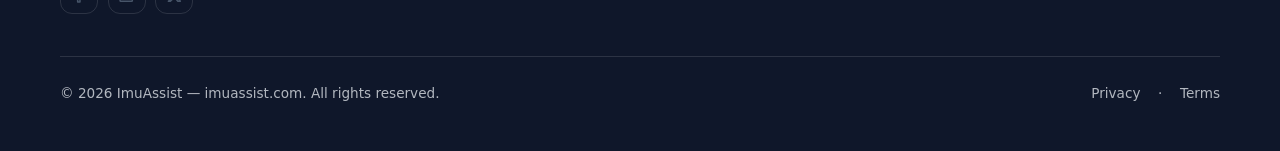
<file: templates.html>
<!DOCTYPE html>
<html lang="en">
<head>
<meta charset="utf-8">
<meta name="viewport" content="width=device-width, initial-scale=1">
<title>Templates — ImuAssist — ImuAssist</title>
<meta name="description" content="30+ ready-made ImuAssist templates for agile sprints, agencies, marketing, student projects, product roadmaps and personal planning. Start from a board, not a blank page.">
<meta property="og:title" content="Templates — ImuAssist">
<meta property="og:description" content="30+ ready-made ImuAssist templates for agile sprints, agencies, marketing, student projects, product roadmaps and personal planning. Start from a board, not a blank page.">
<meta property="og:type" content="website">
<meta property="og:url" content="https://imuassist.com/templates.html">
<link rel="icon" href="data:image/svg+xml,%3Csvg%20xmlns%3D'http%3A%2F%2Fwww.w3.org%2F2000%2Fsvg'%20viewBox%3D'0%200%2064%2064'%3E%3Crect%20width%3D'64'%20height%3D'64'%20rx%3D'14'%20fill%3D'%23F59E0B'%2F%3E%3Ctext%20x%3D'32'%20y%3D'42'%20font-family%3D'Arial%2C%20sans-serif'%20font-size%3D'26'%20font-weight%3D'700'%20text-anchor%3D'middle'%20fill%3D'%230F172A'%3EIA%3C%2Ftext%3E%3C%2Fsvg%3E">
<link rel="stylesheet" href="assets/style.css">
<script defer src="assets/main.js"></script>
<script defer src="assets/form.js"></script>
</head>
<body data-site="imuassist.com" data-page="templates.html">
<!-- CLIENT-COPY: All copy on this page is placeholder. Replace prices, contact details, statistics, and testimonial quotes with client-approved content before launch. -->
<a class="skip-link" href="#main">Skip to content</a>
<header class="site-header" data-header="light">
    <div class="container header-inner">
      <a class="brand" href="index.html"><span class="brand-mark" style="background:#F59E0B;color:#0F172A">IA</span><span class="brand-name">ImuAssist</span></a>
      <nav class="main-nav" aria-label="Primary"><ul><li><a href="index.html">Home</a></li><li><a href="features.html">Features</a></li><li><a href="templates.html" aria-current="page">Templates</a></li><li><a href="pricing.html">Pricing</a></li><li><a href="about.html">About</a></li><li><a href="contact.html">Contact</a></li></ul></nav>
      <div class="header-actions"><a class="btn btn-primary btn-sm header-cta" href="contact.html">Start free</a><button class="menu-toggle" aria-expanded="false" aria-controls="mobile-menu" aria-label="Open menu"><span class="icon" data-icon="menu" aria-hidden="true"></span></button></div>
    </div>
    <div class="mobile-menu" id="mobile-menu" hidden>
      <ul><li><a href="index.html">Home</a></li><li><a href="features.html">Features</a></li><li><a href="templates.html" aria-current="page">Templates</a></li><li><a href="pricing.html">Pricing</a></li><li><a href="about.html">About</a></li><li><a href="contact.html">Contact</a></li></ul>
      <a class="btn btn-primary btn-block" href="contact.html">Start free</a>
    </div>
  </header>
<main id="main">
<section class="hero hero-inner has-art">
    <div class="container hero-grid">
      <div class="hero-copy">
        <nav class="crumbs" aria-label="Breadcrumb"><a href="index.html">Home</a><span aria-hidden="true">/</span><span aria-current="page">Template gallery</span></nav>
        <p class="kicker">Template gallery</p>
        <h1>Start from a board, not a blank page</h1>
        <p class="hero-lede">30+ ready-made templates for agencies, startups, student groups and everyday planning. Duplicate one, rename it, and start dragging cards. [CLIENT-COPY: confirm template count and names before launch]</p>
        <div class="btn-row"><a class="btn btn-primary" href="contact.html">Start free</a></div>
        <div class="hero-badges"><span class="hero-badge"><span class="icon" data-icon="check" aria-hidden="true"></span>30+ templates</span><span class="hero-badge"><span class="icon" data-icon="check" aria-hidden="true"></span>Free on all plans</span></div>
        
      </div>
      <div class="hero-art"><div class="art cards-art" aria-hidden="true">
        <div class="stack-card c1" style="background:#FEF3C7"><span class="icon" data-icon="bag" aria-hidden="true"></span></div>
        <div class="stack-card c2" style="background:#F59E0B;color:#0F172A"><span class="icon" data-icon="spark" aria-hidden="true"></span></div>
        <div class="stack-card c3" style="background:#0F172A;color:#F1F5F9"><span class="icon" data-icon="check" aria-hidden="true"></span></div>
      </div></div>
    </div>
  </section>
<section class="sec">
        <div class="container">
          <div class="sec-head"><p class="kicker">Browse by use case</p><h2>A template for every kind of work</h2></div>
          <ul class="grid cats">
            <li class="card cat"><span class="cat-icon"><span class="icon" data-icon="bolt" aria-hidden="true"></span></span><div><h3>Agile &amp; sprints</h3><p>8 templates</p></div><span class="icon" data-icon="arrow-up-right" aria-hidden="true"></span></li><li class="card cat"><span class="cat-icon"><span class="icon" data-icon="bag" aria-hidden="true"></span></span><div><h3>Agencies &amp; client work</h3><p>7 templates</p></div><span class="icon" data-icon="arrow-up-right" aria-hidden="true"></span></li><li class="card cat"><span class="cat-icon"><span class="icon" data-icon="school" aria-hidden="true"></span></span><div><h3>Student projects</h3><p>6 templates</p></div><span class="icon" data-icon="arrow-up-right" aria-hidden="true"></span></li><li class="card cat"><span class="cat-icon"><span class="icon" data-icon="home" aria-hidden="true"></span></span><div><h3>Personal planning</h3><p>5 templates</p></div><span class="icon" data-icon="arrow-up-right" aria-hidden="true"></span></li><li class="card cat"><span class="cat-icon"><span class="icon" data-icon="spark" aria-hidden="true"></span></span><div><h3>Product &amp; roadmap</h3><p>6 templates</p></div><span class="icon" data-icon="arrow-up-right" aria-hidden="true"></span></li>
          </ul>
        </div></section><section class="sec">
        <div class="container">
          <div class="sec-head"><p class="kicker">Popular templates</p><h2>Pick one and go</h2></div>
          <ul class="grid gallery">
            <li class="card gal">
              <div class="gal-vis" style="background:#0F172A"><span class="icon" data-icon="spark" aria-hidden="true"></span></div>
              <div class="gal-body"><span class="tag">Agencies</span><h3>Agency sprint board</h3><p>Plan client sprints, track billable work and keep every project board separate.</p></div>
            </li><li class="card gal">
              <div class="gal-vis" style="background:#FEF3C7"><span class="icon" data-icon="spark" aria-hidden="true"></span></div>
              <div class="gal-body"><span class="tag">Marketing</span><h3>Marketing kanban</h3><p>Move campaigns from idea to draft to published, with content checklists built in.</p></div>
            </li><li class="card gal">
              <div class="gal-vis" style="background:#0F172A"><span class="icon" data-icon="spark" aria-hidden="true"></span></div>
              <div class="gal-body"><span class="tag">Students</span><h3>Student group project</h3><p>Split assignments, set hand-in dates and keep the whole group honest.</p></div>
            </li><li class="card gal">
              <div class="gal-vis" style="background:#FEF3C7"><span class="icon" data-icon="spark" aria-hidden="true"></span></div>
              <div class="gal-body"><span class="tag">Product</span><h3>Product roadmap</h3><p>Layer this week, next month and someday — then drag work into live sprints.</p></div>
            </li><li class="card gal">
              <div class="gal-vis" style="background:#0F172A"><span class="icon" data-icon="spark" aria-hidden="true"></span></div>
              <div class="gal-body"><span class="tag">Freelance</span><h3>Freelance client tracker</h3><p>Every client, every deliverable, every deadline in one calm board.</p></div>
            </li><li class="card gal">
              <div class="gal-vis" style="background:#FEF3C7"><span class="icon" data-icon="spark" aria-hidden="true"></span></div>
              <div class="gal-body"><span class="tag">Students</span><h3>Exam prep planner</h3><p>Chunk the syllabus into columns and count down to exam day without panic.</p></div>
            </li>
          </ul>
        </div></section><section class="sec cta-sec" style="background:#0F172A;color:#F1F5F9">
        <div class="container cta-inner">
          <div><h2>Grab a template, start free</h2><p>Your first board is one click away — free for up to 10 users.</p></div>
          <a class="btn btn-primary" href="contact.html">Start free</a>
        </div></section>

</main>
<footer class="site-footer footer-dark" style="background:#0F172A;color:#F1F5F9">
    <div class="container">
      <div class="f-top">
        <div class="f-brand">
          <a class="brand" href="index.html"><span class="brand-mark" style="background:#F59E0B;color:#0F172A">IA</span><span class="brand-name">ImuAssist</span></a>
          <p>ImuAssist is a calm, affordable project management toolkit — Kanban boards, tasks, projects and sprints — built in Kathmandu for teams that outgrew spreadsheets but can&#39;t afford enterprise suites.</p>
          <div class="socials"><a class="social" href="https://facebook.com/imuassist" aria-label="Facebook"><span class="icon" data-icon="facebook" aria-hidden="true"></span></a><a class="social" href="https://linkedin.com/company/imuassist" aria-label="LinkedIn"><span class="icon" data-icon="linkedin" aria-hidden="true"></span></a><a class="social" href="https://twitter.com/imuassist" aria-label="Twitter"><span class="icon" data-icon="twitter" aria-hidden="true"></span></a></div>
        </div>
        <div class="f-col"><h3>Product</h3><ul><li><a href="features.html">Features</a></li><li><a href="templates.html">Templates</a></li><li><a href="pricing.html">Pricing</a></li></ul></div><div class="f-col"><h3>Company</h3><ul><li><a href="about.html">About</a></li><li><a href="contact.html">Contact</a></li></ul></div>
        <div class="f-col f-contact"><h3>Contact</h3>
          <p>+977 1 4XXX XXX</p>
          <p>hello@imuassist.com</p>
          <p>Kathmandu, Nepal</p>
        </div>
      </div>
      <div class="f-bottom"><p>© 2026 ImuAssist — imuassist.com. All rights reserved.</p><div class="f-legal"><a href="privacy.html">Privacy</a> · <a href="terms.html">Terms</a></div></div>
    </div>
  </footer>
</body>
</html>
</file>
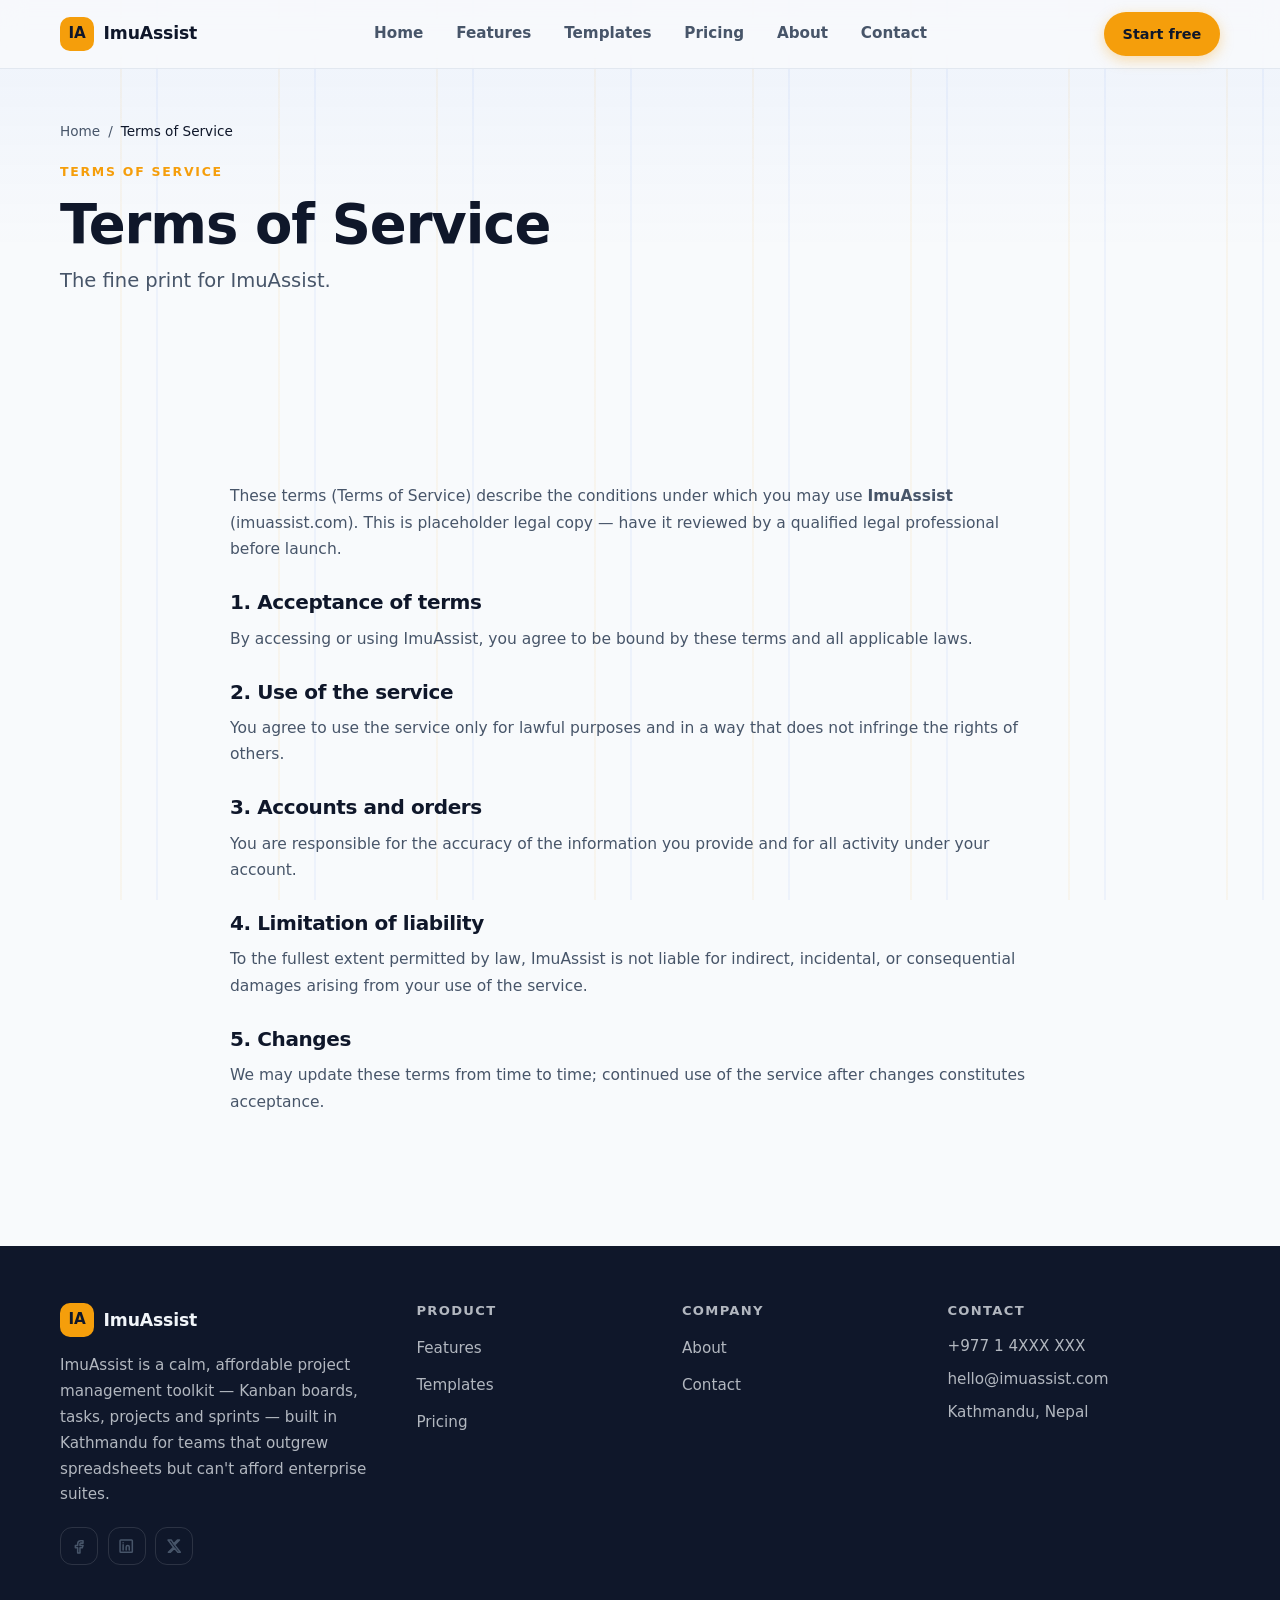
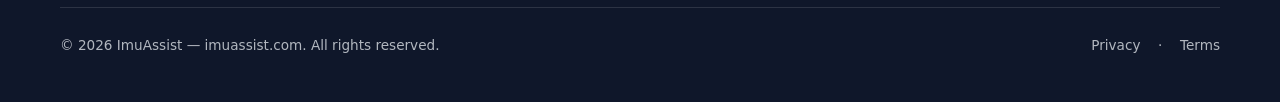
<file: terms.html>
<!DOCTYPE html>
<html lang="en">
<head>
<meta charset="utf-8">
<meta name="viewport" content="width=device-width, initial-scale=1">
<title>Terms of Service — ImuAssist</title>
<meta name="description" content="Terms of Service — ImuAssist">
<meta property="og:title" content="Terms of Service">
<meta property="og:description" content="Terms of Service — ImuAssist">
<meta property="og:type" content="website">
<meta property="og:url" content="https://imuassist.com/terms.html">
<link rel="icon" href="data:image/svg+xml,%3Csvg%20xmlns%3D'http%3A%2F%2Fwww.w3.org%2F2000%2Fsvg'%20viewBox%3D'0%200%2064%2064'%3E%3Crect%20width%3D'64'%20height%3D'64'%20rx%3D'14'%20fill%3D'%23F59E0B'%2F%3E%3Ctext%20x%3D'32'%20y%3D'42'%20font-family%3D'Arial%2C%20sans-serif'%20font-size%3D'26'%20font-weight%3D'700'%20text-anchor%3D'middle'%20fill%3D'%230F172A'%3EIA%3C%2Ftext%3E%3C%2Fsvg%3E">
<link rel="stylesheet" href="assets/style.css">
<script defer src="assets/main.js"></script>
<script defer src="assets/form.js"></script>
</head>
<body data-site="imuassist.com" data-page="terms.html">
<!-- CLIENT-COPY: All copy on this page is placeholder. Replace prices, contact details, statistics, and testimonial quotes with client-approved content before launch. -->
<a class="skip-link" href="#main">Skip to content</a>
<header class="site-header" data-header="light">
    <div class="container header-inner">
      <a class="brand" href="index.html"><span class="brand-mark" style="background:#F59E0B;color:#0F172A">IA</span><span class="brand-name">ImuAssist</span></a>
      <nav class="main-nav" aria-label="Primary"><ul><li><a href="index.html">Home</a></li><li><a href="features.html">Features</a></li><li><a href="templates.html">Templates</a></li><li><a href="pricing.html">Pricing</a></li><li><a href="about.html">About</a></li><li><a href="contact.html">Contact</a></li></ul></nav>
      <div class="header-actions"><a class="btn btn-primary btn-sm header-cta" href="contact.html">Start free</a><button class="menu-toggle" aria-expanded="false" aria-controls="mobile-menu" aria-label="Open menu"><span class="icon" data-icon="menu" aria-hidden="true"></span></button></div>
    </div>
    <div class="mobile-menu" id="mobile-menu" hidden>
      <ul><li><a href="index.html">Home</a></li><li><a href="features.html">Features</a></li><li><a href="templates.html">Templates</a></li><li><a href="pricing.html">Pricing</a></li><li><a href="about.html">About</a></li><li><a href="contact.html">Contact</a></li></ul>
      <a class="btn btn-primary btn-block" href="contact.html">Start free</a>
    </div>
  </header>
<main id="main">
<section class="hero hero-inner">
    <div class="container hero-grid">
      <div class="hero-copy">
        <nav class="crumbs" aria-label="Breadcrumb"><a href="index.html">Home</a><span aria-hidden="true">/</span><span aria-current="page">Terms of Service</span></nav>
        <p class="kicker">Terms of Service</p>
        <h1>Terms of Service</h1>
        <p class="hero-lede">The fine print for ImuAssist.</p>
        
        
        
      </div>
      
    </div>
  </section>
<section class="sec legal-sec"><div class="container narrow"><p>These terms (Terms of Service) describe the conditions under which you may use <b>ImuAssist</b> (imuassist.com). This is placeholder legal copy — have it reviewed by a qualified legal professional before launch. <!-- CLIENT-COPY: replace with final, jurisdiction-appropriate Terms of Service --></p>
       <h2>1. Acceptance of terms</h2><p>By accessing or using ImuAssist, you agree to be bound by these terms and all applicable laws.</p>
       <h2>2. Use of the service</h2><p>You agree to use the service only for lawful purposes and in a way that does not infringe the rights of others.</p>
       <h2>3. Accounts and orders</h2><p>You are responsible for the accuracy of the information you provide and for all activity under your account.</p>
       <h2>4. Limitation of liability</h2><p>To the fullest extent permitted by law, ImuAssist is not liable for indirect, incidental, or consequential damages arising from your use of the service.</p>
       <h2>5. Changes</h2><p>We may update these terms from time to time; continued use of the service after changes constitutes acceptance.</p></div></section>

</main>
<footer class="site-footer footer-dark" style="background:#0F172A;color:#F1F5F9">
    <div class="container">
      <div class="f-top">
        <div class="f-brand">
          <a class="brand" href="index.html"><span class="brand-mark" style="background:#F59E0B;color:#0F172A">IA</span><span class="brand-name">ImuAssist</span></a>
          <p>ImuAssist is a calm, affordable project management toolkit — Kanban boards, tasks, projects and sprints — built in Kathmandu for teams that outgrew spreadsheets but can&#39;t afford enterprise suites.</p>
          <div class="socials"><a class="social" href="https://facebook.com/imuassist" aria-label="Facebook"><span class="icon" data-icon="facebook" aria-hidden="true"></span></a><a class="social" href="https://linkedin.com/company/imuassist" aria-label="LinkedIn"><span class="icon" data-icon="linkedin" aria-hidden="true"></span></a><a class="social" href="https://twitter.com/imuassist" aria-label="Twitter"><span class="icon" data-icon="twitter" aria-hidden="true"></span></a></div>
        </div>
        <div class="f-col"><h3>Product</h3><ul><li><a href="features.html">Features</a></li><li><a href="templates.html">Templates</a></li><li><a href="pricing.html">Pricing</a></li></ul></div><div class="f-col"><h3>Company</h3><ul><li><a href="about.html">About</a></li><li><a href="contact.html">Contact</a></li></ul></div>
        <div class="f-col f-contact"><h3>Contact</h3>
          <p>+977 1 4XXX XXX</p>
          <p>hello@imuassist.com</p>
          <p>Kathmandu, Nepal</p>
        </div>
      </div>
      <div class="f-bottom"><p>© 2026 ImuAssist — imuassist.com. All rights reserved.</p><div class="f-legal"><a href="privacy.html">Privacy</a> · <a href="terms.html">Terms</a></div></div>
    </div>
  </footer>
</body>
</html>
</file>
<file: assets/style.css>
/* ============================================================
   Design System — shared base for all 20 sites
   Theme tokens injected per site at build time ({{tokens}}).
   Style blend: Minimal/Zen restraint + commercial production polish.
   ============================================================ */

/* ---------- tokens ---------- */
:root{
  --bg:#F8FAFC;
  --surface:#FFFFFF;
  --ink:#0F172A;
  --muted:#475569;
  --line:#E2E8F0;
  --accent:#F59E0B;
  --accent-ink:#0F172A;
  --accent-soft:#FEF3C7;
  --on-dark:#0F172A;
  --on-dark-ink:#F1F5F9;
  --radius:14px;
  --font-display:system-ui, -apple-system, 'Segoe UI', Roboto, 'Helvetica Neue', Arial, sans-serif;
  --font-body:system-ui, -apple-system, 'Segoe UI', Roboto, Arial, sans-serif;
  --shadow-1:0 1px 2px rgba(20,18,14,.05),0 4px 14px rgba(20,18,14,.05);
  --shadow-2:0 2px 6px rgba(20,18,14,.06),0 14px 34px rgba(20,18,14,.09);
  --space-section:clamp(4rem,9vw,7.5rem);
}

/* ---------- reset ---------- */
*,*::before,*::after{box-sizing:border-box}
html{scroll-behavior:smooth;-webkit-text-size-adjust:100%}
body{margin:0;background:var(--bg);color:var(--ink);font-family:var(--font-body);font-size:1rem;line-height:1.7;-webkit-font-smoothing:antialiased}
img,svg{display:block;max-width:100%}
h1,h2,h3,h4{font-family:var(--font-display);line-height:1.16;margin:0 0 .55em;letter-spacing:-.01em;text-wrap:balance}
h1{font-size:clamp(2.1rem,4.6vw,3.4rem);font-weight:600}
h2{font-size:clamp(1.55rem,3vw,2.15rem);font-weight:600}
h3{font-size:1.13rem;font-weight:600}
p{margin:0 0 1em}
a{color:inherit;text-decoration:none}
ul,ol{margin:0;padding:0;list-style:none}
b,strong{font-weight:650}
code{font-family:ui-monospace,SFMono-Regular,Consolas,monospace;font-size:.92em;background:var(--accent-soft);padding:.12em .4em;border-radius:6px}
hr{border:0;border-top:1px solid var(--line);margin:2rem 0}

/* ---------- a11y ---------- */
.skip-link{position:absolute;left:-999px;top:0;z-index:200;background:var(--ink);color:var(--bg);padding:.7rem 1.2rem;border-radius:0 0 10px 0}
.skip-link:focus{left:0}
:focus-visible{outline:3px solid var(--accent);outline-offset:2px;border-radius:4px}
@media(prefers-reduced-motion:reduce){*,*::before,*::after{animation:none!important;transition:none!important;scroll-behavior:auto!important}}

/* ---------- layout ---------- */
.container{width:min(1160px,100% - 2.5rem);margin-inline:auto}
.narrow{max-width:820px}
.sec{padding-block:var(--space-section)}
.sec-head{margin-bottom:2.6rem;max-width:640px}
.sec-head.center{margin-inline:auto;text-align:center}
.lede{color:var(--muted);font-size:1.06rem;max-width:60ch}
.kicker{font-size:.78rem;font-weight:700;letter-spacing:.14em;text-transform:uppercase;color:var(--accent);margin:0 0 .7rem}
.grid{display:grid;gap:1.25rem;grid-template-columns:repeat(3,1fr)}
.card{background:var(--surface);border:1px solid var(--line);border-radius:var(--radius);padding:1.6rem;box-shadow:var(--shadow-1);transition:transform .18s ease,box-shadow .18s ease}
.card:hover{transform:translateY(-3px);box-shadow:var(--shadow-2)}

/* ---------- buttons ---------- */
.btn{display:inline-flex;align-items:center;justify-content:center;gap:.5rem;padding:.78rem 1.5rem;border-radius:999px;font-weight:650;font-size:.98rem;border:1.5px solid transparent;cursor:pointer;transition:transform .15s ease,box-shadow .15s ease,background .15s ease,color .15s ease;font-family:var(--font-body)}
.btn-primary{background:var(--accent);color:var(--accent-ink);box-shadow:0 4px 14px color-mix(in srgb,var(--accent) 34%,transparent)}
.btn-primary:hover{transform:translateY(-1px);box-shadow:0 8px 22px color-mix(in srgb,var(--accent) 40%,transparent)}
.btn-ghost{background:transparent;color:var(--ink);border-color:var(--line)}
.btn-ghost:hover{border-color:var(--ink)}
.btn-sm{padding:.55rem 1.1rem;font-size:.9rem}
.btn-block{width:100%}
.btn-row{display:flex;flex-wrap:wrap;gap:.9rem;margin-top:1.6rem}
.icon{display:inline-flex;vertical-align:-.18em;width:1.15em;height:1.15em}
.icon svg{width:100%;height:100%;fill:none;stroke:currentColor;stroke-width:2;stroke-linecap:round;stroke-linejoin:round}

/* ---------- header ---------- */
.site-header{position:sticky;top:0;z-index:100;background:color-mix(in srgb,var(--bg) 86%,transparent);backdrop-filter:blur(12px);border-bottom:1px solid var(--line)}
.site-header.scrolled{box-shadow:0 6px 24px rgba(20,18,14,.06)}
.header-inner{display:flex;align-items:center;justify-content:space-between;gap:1rem;min-height:68px}
.brand{display:inline-flex;align-items:center;gap:.6rem;font-weight:750;font-family:var(--font-display);font-size:1.08rem;letter-spacing:-.01em}
.brand-mark{display:inline-flex;align-items:center;justify-content:center;width:34px;height:34px;border-radius:10px;font-size:.95rem;font-weight:800}
.main-nav ul{display:flex;gap:.35rem;align-items:center}
.main-nav a{display:block;padding:.5rem .85rem;border-radius:999px;font-size:.95rem;font-weight:550;color:var(--muted);transition:color .15s,background .15s}
.main-nav a:hover{color:var(--ink);background:var(--accent-soft)}
.main-nav a[aria-current="page"]{color:var(--accent);background:var(--accent-soft)}
.header-actions{display:flex;align-items:center;gap:.8rem}
.menu-toggle{display:none;width:42px;height:42px;border-radius:12px;border:1px solid var(--line);background:var(--surface);color:var(--ink);cursor:pointer;align-items:center;justify-content:center}
.mobile-menu{display:none}
/* dark header variant */
.site-header[data-header="dark"]{background:color-mix(in srgb,var(--on-dark) 88%,transparent);border-bottom-color:rgba(255,255,255,.08)}
.site-header[data-header="dark"] .main-nav a{color:color-mix(in srgb,var(--on-dark-ink) 78%,transparent)}
.site-header[data-header="dark"] .main-nav a:hover,.site-header[data-header="dark"] .main-nav a[aria-current="page"]{color:var(--on-dark-ink);background:rgba(255,255,255,.1)}
.site-header[data-header="dark"] .menu-toggle{background:rgba(255,255,255,.06);border-color:rgba(255,255,255,.14);color:var(--on-dark-ink)}
/* tinted header variant */
.site-header[data-header="tinted"]{background:color-mix(in srgb,var(--accent-soft) 84%,transparent)}

/* ---------- hero ---------- */
.hero{padding-block:clamp(3.5rem,8vw,6.5rem);overflow:hidden}
.hero-home{background:linear-gradient(180deg,var(--accent-soft) 0%,transparent 78%)}
.hero-grid{display:grid;grid-template-columns:1.05fr .95fr;gap:3rem;align-items:center}
.hero-inner .hero-grid{grid-template-columns:1fr}
.hero-inner{padding-block:3.2rem}
.hero-inner .hero-copy{max-width:760px}
h1{margin-bottom:.5rem}
.hero-lede{font-size:clamp(1.05rem,1.6vw,1.22rem);color:var(--muted);max-width:56ch}
.hero-badges{display:flex;flex-wrap:wrap;gap:.6rem;margin-top:1.4rem}
.hero-badge{display:inline-flex;align-items:center;gap:.4rem;font-size:.85rem;font-weight:600;color:var(--ink);background:var(--surface);border:1px solid var(--line);border-radius:999px;padding:.35rem .9rem}
.hero-badge .icon{color:var(--accent)}
.hero-stats{display:flex;flex-wrap:wrap;gap:2.2rem;margin:2rem 0 0;border-top:1px solid var(--line);padding-top:1.4rem}
.hero-stats dt{font-family:var(--font-display);font-size:1.7rem;font-weight:700;color:var(--accent)}
.hero-stats dd{margin:0;font-size:.85rem;color:var(--muted)}
.crumbs{display:flex;gap:.5rem;font-size:.85rem;color:var(--muted);margin-bottom:1.1rem}
.crumbs a{color:var(--muted)}
.crumbs a:hover{color:var(--accent)}
.crumbs [aria-current="page"]{color:var(--ink)}
.hero-art{position:relative;min-height:360px;display:flex;align-items:center;justify-content:center}

/* ---------- hero art components ---------- */
.art{width:100%;max-width:520px}
.art svg{width:100%;height:auto}
.orb-art{position:relative;aspect-ratio:1;max-width:420px}
.orb{position:absolute;border-radius:50%}
.orb.o1{inset:8% 6% 20% 14%}
.orb.o2{inset:30% 22% 6% 26%}
.orb.o3{inset:34% 8% 26% 40%;border-radius:50%}
.orb-mark{position:absolute;inset:36% 30% 30% 36%;display:flex;align-items:center;justify-content:center;border-radius:26px;box-shadow:var(--shadow-2);font-size:1.6rem;color:var(--accent)}
.geo-art svg{border-radius:var(--radius)}
.map-art svg{border-radius:var(--radius);background:var(--surface);border:1px solid var(--line)}
.wave-art{aspect-ratio:16/10}
.wave-art svg{width:100%;height:100%;border-radius:var(--radius)}
.bubbles-art{position:relative;width:100%;max-width:400px;aspect-ratio:1}
.bubble{position:absolute;background:var(--surface);border:1px solid var(--line);border-radius:16px;padding:.7rem 1rem;display:flex;gap:.55rem;align-items:center;font-size:.85rem;font-weight:600;box-shadow:var(--shadow-2)}
.bubble .icon{color:var(--accent)}
.bubble.b1{top:6%;left:4%;animation:float 5.5s ease-in-out infinite}
.bubble.b2{top:40%;right:0;animation:float 6.5s ease-in-out .6s infinite}
.bubble.b3{bottom:8%;left:18%;animation:float 5s ease-in-out 1.1s infinite}
.bubble-core{position:absolute;inset:26% 22%;display:flex;align-items:center;justify-content:center;background:var(--accent);color:var(--accent-ink);border-radius:34px;font-size:2.4rem;box-shadow:var(--shadow-2)}
@keyframes float{0%,100%{transform:translateY(0)}50%{transform:translateY(-10px)}}
.chart-art{width:100%;max-width:420px}
.chart-card{background:var(--surface);border:1px solid var(--line);border-radius:var(--radius);padding:1.4rem;box-shadow:var(--shadow-2)}
.chart-head{display:flex;gap:.4rem;margin-bottom:1.2rem}
.chart-head span{width:9px;height:9px;border-radius:50%;background:var(--line)}
.chart-head span:first-child{background:var(--accent)}
.chart-bars{display:flex;align-items:flex-end;gap:.5rem;height:170px}
.chart-bars i{flex:1;background:var(--accent-soft);border-radius:6px 6px 0 0;transition:height .4s}
.chart-bars i:nth-child(2n){background:var(--accent);opacity:.85}
.chart-foot{display:flex;justify-content:space-between;align-items:center;margin-top:1.1rem}
.chart-foot span{width:52%;height:8px;border-radius:99px;background:var(--line)}
.chart-foot b{width:16px;height:16px;border-radius:5px}
.phone-art{width:100%;max-width:300px}
.phone{position:relative;background:var(--on-dark);color:var(--on-dark-ink);border-radius:38px;padding:2.4rem 1.4rem 1.6rem;aspect-ratio:9/17;box-shadow:var(--shadow-2);border:6px solid var(--on-dark)}
.phone-notch{position:absolute;top:12px;left:50%;transform:translateX(-50%);width:88px;height:18px;background:rgba(255,255,255,.14);border-radius:99px}
.phone-line{height:9px;border-radius:99px;background:rgba(255,255,255,.22);margin:.7rem 0}
.phone-line.w60{width:60%}.phone-line.w80{width:80%}
.phone-chip{border-radius:12px;height:46px;margin:.6rem 0}
.phone-btn{border-radius:12px;height:40px;margin-top:1rem}
.browser-art{width:100%;max-width:460px}
.browser{background:var(--surface);border:1px solid var(--line);border-radius:14px;box-shadow:var(--shadow-2);overflow:hidden}
.browser-bar{display:flex;align-items:center;gap:.45rem;padding:.75rem 1rem;background:color-mix(in srgb,var(--on-dark) 4%,var(--surface));border-bottom:1px solid var(--line)}
.browser-bar i{width:10px;height:10px;border-radius:50%;background:var(--line)}
.browser-bar i:nth-child(1){background:#e06c5b}.browser-bar i:nth-child(2){background:#e8b83e}.browser-bar i:nth-child(3){background:#5fae6b}
.browser-bar span{flex:1;height:20px;border-radius:8px;background:var(--bg);border:1px solid var(--line);margin-left:.4rem}
.browser-body{padding:1.4rem}
.bb-line{height:11px;border-radius:99px;background:var(--line);margin:.65rem 0}
.bb-line.w70{width:70%}.bb-line.w40{width:40%}
.bb-grid{display:grid;grid-template-columns:1fr 1fr;gap:.7rem;margin:1.1rem 0}
.bb-grid span{height:64px;border-radius:10px}
.bb-btn{height:34px;border-radius:99px;width:45%}
.cards-art{position:relative;width:100%;max-width:380px;aspect-ratio:1.1}
.stack-card{position:absolute;width:62%;aspect-ratio:4/3;border-radius:var(--radius);display:flex;align-items:center;justify-content:center;font-size:2rem;box-shadow:var(--shadow-2)}
.stack-card.c1{left:0;top:6%;transform:rotate(-7deg)}
.stack-card.c2{right:0;top:16%;transform:rotate(5deg)}
.stack-card.c3{left:19%;top:44%;transform:rotate(-2deg)}
.tiles-art{display:grid;grid-template-columns:1fr 1fr;gap:1rem;width:100%;max-width:380px}
.tile{aspect-ratio:1;border-radius:var(--radius);display:flex;align-items:center;justify-content:center;font-size:2rem;box-shadow:var(--shadow-1)}
.pattern-art{position:relative;width:100%;max-width:430px;aspect-ratio:1}
.pat-dots{position:absolute;inset:0;background-size:22px 22px;border-radius:var(--radius)}
.pat-orb{position:absolute;inset:12% 18%;border-radius:50%;filter:blur(2px)}
.pat-card{position:absolute;left:8%;bottom:10%;display:flex;gap:.7rem;align-items:center;padding:.9rem 1.2rem;border-radius:16px;box-shadow:var(--shadow-2);font-weight:650;font-size:.92rem}
.pat-card .icon{color:var(--accent)}
.plate-art{position:relative;width:100%;max-width:400px;aspect-ratio:1;display:flex;align-items:center;justify-content:center}
.plate{width:62%;aspect-ratio:1;border-radius:50%;background:var(--accent-soft);border:2px solid var(--line);display:flex;align-items:center;justify-content:center;color:var(--accent);font-size:3rem;box-shadow:var(--shadow-2)}
.plate-ring{position:absolute;width:78%;aspect-ratio:1;border-radius:50%;border:1.5px dashed var(--accent);opacity:.45}
@media(max-width:900px){
  .hero-grid{grid-template-columns:1fr;gap:2rem}
  .hero-art{min-height:280px}
  .hero-art .art{max-width:420px}
}

/* ---------- footer ---------- */
.site-footer{border-top:1px solid var(--line);padding:3.6rem 0 2rem;background:var(--bg)}
.footer-dark{border-top:0}
.f-top{display:grid;grid-template-columns:1.4fr 1fr 1fr 1.2fr;gap:2.4rem;margin-bottom:2.6rem}
.f-brand p{color:var(--muted);font-size:.95rem;max-width:34ch;margin-top:1rem}
.f-col h3{font-size:.82rem;font-weight:750;letter-spacing:.1em;text-transform:uppercase;color:var(--muted);margin-bottom:1rem}
.f-col ul li{margin-bottom:.55rem}
.f-col a{color:var(--muted);font-size:.95rem}
.f-col a:hover{color:var(--accent)}
.f-contact p{color:var(--muted);font-size:.95rem;margin-bottom:.45rem}
.socials{display:flex;gap:.6rem;margin-top:1.2rem}
.social{width:38px;height:38px;border-radius:12px;border:1px solid var(--line);display:flex;align-items:center;justify-content:center;color:var(--muted);transition:color .15s,border-color .15s}
.social:hover{color:var(--accent);border-color:var(--accent)}
.f-bottom{display:flex;justify-content:space-between;flex-wrap:wrap;gap:.8rem;border-top:1px solid var(--line);padding-top:1.6rem;font-size:.85rem;color:var(--muted)}
.f-legal{display:flex;gap:1.1rem}
.f-legal a:hover{color:var(--accent)}
.footer-dark .f-brand p,.footer-dark .f-col a,.footer-dark .f-contact p,.footer-dark .f-bottom,.footer-dark .f-col h3{color:color-mix(in srgb,var(--on-dark-ink) 72%,transparent)}
.footer-dark .f-bottom,.footer-dark .social{border-color:rgba(255,255,255,.12)}
.footer-dark .f-col a:hover,.footer-dark .f-legal a:hover{color:var(--accent)}

/* ---------- logos ---------- */
.logos-sec{padding-block:2.4rem}
.logos{display:flex;flex-wrap:wrap;gap:2.4rem;justify-content:center;align-items:center;opacity:.55}
.logo-name{font-family:var(--font-display);font-weight:700;font-size:1.05rem;letter-spacing:.02em}

/* ---------- features ---------- */
.feature{text-align:left}
.feature-icon{display:inline-flex;align-items:center;justify-content:center;width:46px;height:46px;border-radius:14px;background:var(--accent-soft);color:var(--accent);font-size:1.25rem;margin-bottom:1rem}
.feature p{color:var(--muted);font-size:.95rem;margin:0}

/* ---------- steps ---------- */
.steps{display:grid;gap:1rem;counter-reset:step}
.step{display:flex;gap:1.2rem;background:var(--surface);border:1px solid var(--line);border-radius:var(--radius);padding:1.4rem 1.6rem;align-items:flex-start}
.step-n{flex:none;width:40px;height:40px;border-radius:50%;background:var(--accent);color:var(--accent-ink);display:flex;align-items:center;justify-content:center;font-weight:750;font-family:var(--font-display)}
.step h3{margin-bottom:.3rem}
.step p{color:var(--muted);font-size:.95rem;margin:0}

/* ---------- process ---------- */
.process{display:grid;grid-template-columns:1fr 1fr;gap:1.25rem;position:relative}
.process li{background:var(--surface);border:1px solid var(--line);border-radius:var(--radius);padding:1.5rem;box-shadow:var(--shadow-1)}
.process li::before{content:"";display:block;width:34px;height:3px;background:var(--accent);border-radius:99px;margin-bottom:1rem}
.process p{color:var(--muted);font-size:.95rem;margin:0}

/* ---------- pricing ---------- */
.pricing{align-items:stretch}
.price{padding:1.9rem;display:flex;flex-direction:column}
.price h3{font-size:.95rem;letter-spacing:.06em;text-transform:uppercase;color:var(--muted)}
.price-num{font-family:var(--font-display);font-size:2.3rem;font-weight:700;margin:.4rem 0 1.1rem}
.price-num span{font-size:.95rem;color:var(--muted);font-weight:500;font-family:var(--font-body)}
.price ul{margin:0 0 1.4rem;display:grid;gap:.6rem}
.price li{display:flex;gap:.55rem;align-items:flex-start;font-size:.93rem}
.price li .icon{color:var(--accent);margin-top:.18em}
.price .btn{margin-top:auto}
.price-hot{border:1.5px solid var(--accent);box-shadow:0 10px 30px color-mix(in srgb,var(--accent) 16%,transparent)}

/* ---------- testimonials ---------- */
.testi blockquote{margin:0 0 1.1rem;font-size:1rem;color:var(--ink)}
.testi figcaption{display:flex;flex-direction:column;gap:.1rem;border-top:1px solid var(--line);padding-top:1rem}
.testi figcaption b{font-size:.93rem}
.testi figcaption span{color:var(--muted);font-size:.83rem}
.testi{position:relative}
.testi::before{content:"“";position:absolute;top:.2rem;right:1.2rem;font-family:var(--font-display);font-size:4rem;line-height:1;color:var(--accent-soft)}

/* ---------- faq ---------- */
.faq{display:grid;gap:.8rem}
.faq-item{background:var(--surface);border:1px solid var(--line);border-radius:var(--radius);overflow:hidden}
.faq-item summary{cursor:pointer;padding:1.1rem 1.4rem;font-weight:650;list-style:none;display:flex;justify-content:space-between;align-items:center;gap:1rem}
.faq-item summary::-webkit-details-marker{display:none}
.faq-item summary::after{content:"+";font-size:1.3rem;color:var(--accent);flex:none;transition:transform .2s}
.faq-item[open] summary::after{transform:rotate(45deg)}
.faq-item p{padding:0 1.4rem 1.2rem;color:var(--muted);font-size:.95rem;margin:0}

/* ---------- stats band ---------- */
.stats-sec{border-block:1px solid transparent}
.stats{display:grid;grid-template-columns:repeat(4,1fr);gap:1.5rem;margin:0;text-align:center}
.stats dt{font-family:var(--font-display);font-size:clamp(1.8rem,3.4vw,2.6rem);font-weight:700}
.stats dd{margin:.2rem 0 0;color:color-mix(in srgb,var(--on-dark-ink) 72%,transparent);font-size:.92rem}

/* ---------- split ---------- */
.split{display:grid;grid-template-columns:1.05fr .95fr;gap:3rem;align-items:center}
.split-copy .lede{font-size:1.05rem}
.tick-list{display:grid;gap:.7rem;margin-top:1.2rem}
.tick-list li{display:flex;gap:.6rem;align-items:flex-start;font-size:.98rem}
.tick-list .icon{color:var(--accent);margin-top:.2em}
.split-art{display:flex;justify-content:center}

/* ---------- gallery ---------- */
.gal{padding:0;overflow:hidden;display:flex;flex-direction:column}
.gal-vis{height:150px;display:flex;align-items:center;justify-content:center;color:color-mix(in srgb,var(--on-dark-ink) 80%,transparent);font-size:2.2rem}
.gal-body{padding:1.3rem 1.5rem 1.5rem}
.gal-body h3{margin-bottom:.35rem}
.gal-body p{color:var(--muted);font-size:.92rem;margin:0}
.tag{display:inline-block;font-size:.72rem;font-weight:750;letter-spacing:.08em;text-transform:uppercase;color:var(--accent);background:var(--accent-soft);border-radius:99px;padding:.22rem .7rem;margin-bottom:.7rem}

/* ---------- categories ---------- */
.cat{display:flex;gap:1rem;align-items:center;justify-content:space-between;padding:1.2rem 1.4rem;cursor:pointer}
.cat-icon{flex:none;width:48px;height:48px;border-radius:14px;background:var(--accent-soft);color:var(--accent);display:flex;align-items:center;justify-content:center;font-size:1.3rem}
.cat h3{font-size:1.02rem;margin:0 0 .1rem}
.cat p{color:var(--muted);font-size:.85rem;margin:0}
.cat>div{flex:1}
.cat>.icon{color:var(--muted);transition:transform .15s}
.cat:hover>.icon{transform:translate(2px,-2px);color:var(--accent)}

/* ---------- cta band ---------- */
.cta-sec{border-block:1px solid rgba(255,255,255,.08)}
.cta-inner{display:flex;justify-content:space-between;align-items:center;gap:2rem;flex-wrap:wrap}
.cta-inner h2{margin:0 0 .3rem}
.cta-inner p{color:color-mix(in srgb,var(--on-dark-ink) 74%,transparent);margin:0;max-width:52ch}

/* ---------- comparison ---------- */
.table-wrap{overflow-x:auto;border:1px solid var(--line);border-radius:var(--radius);background:var(--surface)}
table{width:100%;border-collapse:collapse;font-size:.95rem;min-width:560px}
th,td{text-align:left;padding:.95rem 1.2rem;border-bottom:1px solid var(--line)}
thead th{background:var(--bg);font-size:.8rem;letter-spacing:.08em;text-transform:uppercase;color:var(--muted)}
tbody tr:last-child th,tbody tr:last-child td{border-bottom:0}
th[scope="row"]{font-weight:650}
.us-col{color:var(--accent);font-weight:600}
.us-col .icon{vertical-align:-.16em}
.cmp .us-col{background:color-mix(in srgb,var(--accent-soft) 60%,transparent)}
.cmp .us-col span{color:var(--ink)}

/* ---------- blog ---------- */
.post .tag{margin-top:.4rem}
.post h3 a:hover{color:var(--accent)}
.post p{color:var(--muted);font-size:.94rem}
.more{display:inline-flex;align-items:center;gap:.4rem;font-weight:650;font-size:.9rem;color:var(--accent)}
.more .icon{transition:transform .15s}
.more:hover .icon{transform:translateX(3px)}

/* ---------- contact list ---------- */
.contact-list{display:grid;gap:1rem;margin-top:1.4rem}
.contact-list li{display:flex;gap:.9rem;align-items:flex-start}
.contact-list .icon{flex:none;width:42px;height:42px;border-radius:12px;background:var(--accent-soft);color:var(--accent);display:flex;align-items:center;justify-content:center;width:auto;height:auto;padding:.7rem;margin-top:0}
.contact-list b{display:block;font-size:.95rem}
.contact-list span{color:var(--muted);font-size:.92rem}

/* ---------- forms ---------- */
.form-sec{padding-top:0}
.form-card{padding:2rem;box-shadow:var(--shadow-2)}
.form-card h3{font-family:var(--font-display);font-size:1.35rem}
.form-lede{color:var(--muted);font-size:.95rem}
form{display:grid;gap:1.05rem;margin-top:1.3rem}
.field{display:grid;gap:.4rem}
.field label{font-size:.9rem;font-weight:650}
.req{color:var(--accent)}
.field input,.field textarea,.field select{width:100%;padding:.8rem 1rem;border:1.5px solid var(--line);border-radius:12px;background:var(--bg);color:var(--ink);font-family:var(--font-body);font-size:.97rem;transition:border-color .15s,box-shadow .15s}
.field input:focus,.field textarea:focus,.field select:focus{outline:none;border-color:var(--accent);box-shadow:0 0 0 3px color-mix(in srgb,var(--accent) 18%,transparent)}
.field input[aria-invalid="true"],.field textarea[aria-invalid="true"],.field select[aria-invalid="true"]{border-color:#c0392b}
.field-error{color:#c0392b;font-size:.84rem;margin:0}
.form-note{font-size:.82rem;color:var(--muted);margin:0;text-align:center}
.form-done,.form-fail{text-align:center;padding:1.6rem .4rem;display:grid;justify-items:center;gap:.5rem}
.done-icon{width:56px;height:56px;border-radius:50%;background:var(--accent-soft);color:var(--accent);display:flex;align-items:center;justify-content:center;font-size:1.5rem}
.form-done h4,.form-fail h4{margin:0}
.form-done p,.form-fail p{color:var(--muted);font-size:.92rem;max-width:42ch;margin:0}
.form-fail{color:#c0392b}
.form-fail p{color:#c0392b}

/* ---------- legal ---------- */
.legal-sec h2{font-size:1.25rem;margin-top:1.8rem}
.legal-sec p{color:var(--muted);font-size:.97rem}

/* ---------- 404 ---------- */
.hero-404{text-align:center}
.hero-404 .btn-row{justify-content:center}

/* ---------- responsive ---------- */
@media(max-width:1024px){
  .grid{grid-template-columns:repeat(2,1fr)}
  .f-top{grid-template-columns:1fr 1fr}
  .stats{grid-template-columns:repeat(2,1fr)}
  .split{grid-template-columns:1fr;gap:2rem}
}
@media(max-width:820px){
  .main-nav{display:none}
  .menu-toggle{display:inline-flex}
  .header-cta{display:none}
  .mobile-menu{position:fixed;inset:68px 0 auto 0;background:var(--bg);border-bottom:1px solid var(--line);padding:1rem 1.25rem 1.5rem;box-shadow:var(--shadow-2);z-index:99}
  .mobile-menu[hidden]{display:none}
  .mobile-menu ul{display:grid;gap:.2rem}
  .mobile-menu a{display:block;padding:.8rem 1rem;border-radius:12px;font-weight:600;font-size:1.02rem}
  .mobile-menu a:hover,.mobile-menu a[aria-current="page"]{background:var(--accent-soft);color:var(--accent)}
  .mobile-menu .btn{margin-top:1rem}
}
@media(max-width:560px){
  .grid{grid-template-columns:1fr}
  .stats{grid-template-columns:1fr 1fr;gap:1.1rem}
  .process{grid-template-columns:1fr}
  .f-top{grid-template-columns:1fr;gap:1.8rem}
  .f-bottom{flex-direction:column}
  .steps{grid-template-columns:1fr}
  .cta-inner{flex-direction:column;align-items:flex-start}
}

/* ---------- per-site flavor (/* Terrace-step kanban motif: ascending saffron & ink-blue terrace strips behind content */ body::before{content:'';position:fixed;inset:0;z-index:-1;pointer-events:none;background:linear-gradient(180deg,rgba(37,99,235,.05),transparent 28%),repeating-linear-gradient(90deg,transparent 0 120px,rgba(245,158,11,.06) 120px 122px,transparent 122px 156px,rgba(37,99,235,.05) 156px 158px)} h1,h2,h3{letter-spacing:-.02em} .stat,.num{font-variant-numeric:tabular-nums}) ---------- */
/* Terrace-step kanban motif: ascending saffron & ink-blue terrace strips behind content */ body::before{content:'';position:fixed;inset:0;z-index:-1;pointer-events:none;background:linear-gradient(180deg,rgba(37,99,235,.05),transparent 28%),repeating-linear-gradient(90deg,transparent 0 120px,rgba(245,158,11,.06) 120px 122px,transparent 122px 156px,rgba(37,99,235,.05) 156px 158px)} h1,h2,h3{letter-spacing:-.02em} .stat,.num{font-variant-numeric:tabular-nums}
</file>
